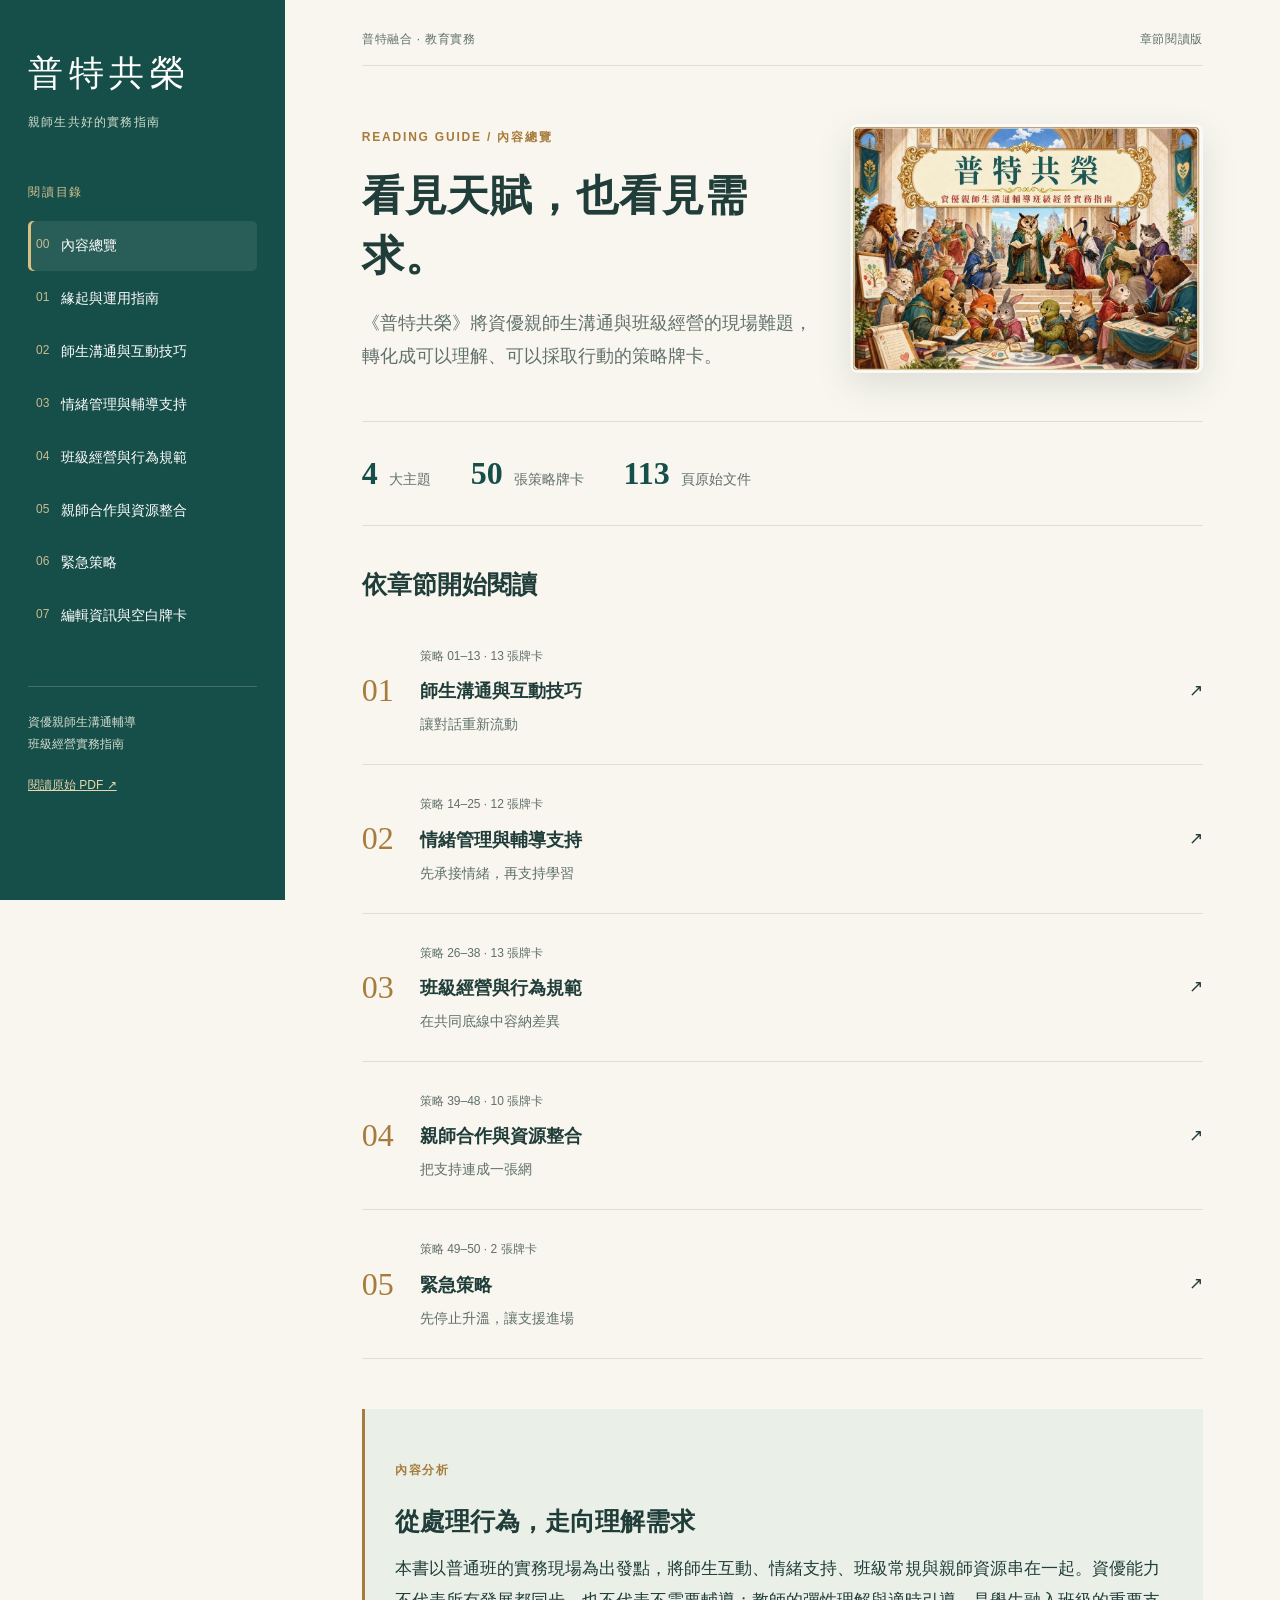
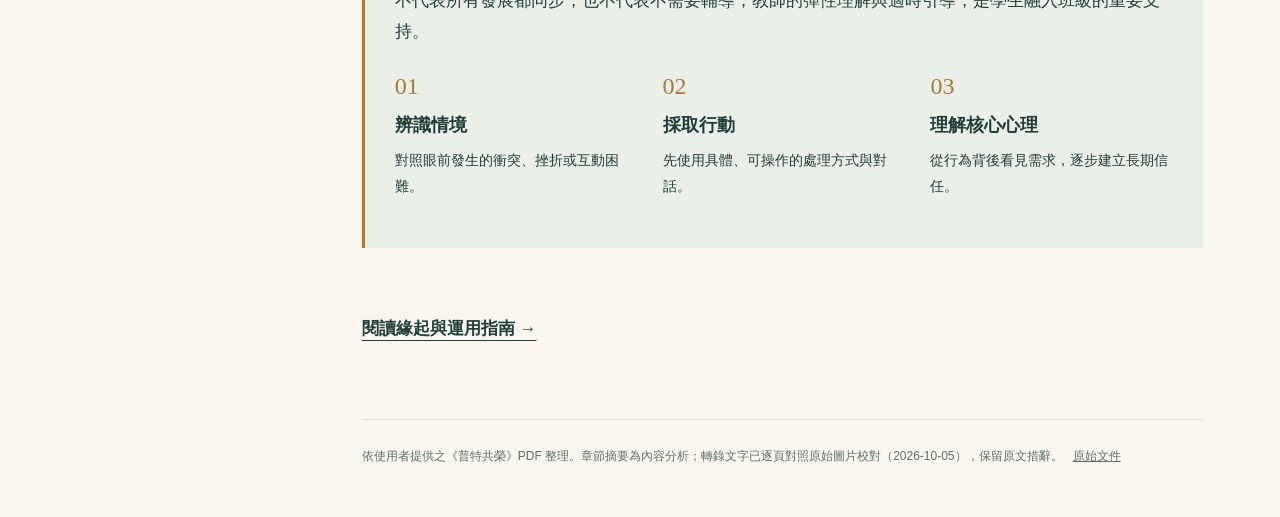
<file: index.html>
<!doctype html><html lang="zh-Hant"><head><meta charset="utf-8"><meta name="viewport" content="width=device-width,initial-scale=1"><title>內容總覽｜普特共榮</title><meta name="description" content="普特共榮：資優親師生溝通輔導班級經營實務指南，四大主題與50張策略牌卡的章節閱讀網站。"><link rel="icon" type="image/svg+xml" href="data:image/svg+xml,%3Csvg%20xmlns%3D%22http%3A//www.w3.org/2000/svg%22%20viewBox%3D%220%200%2064%2064%22%3E%3Crect%20width%3D%2264%22%20height%3D%2264%22%20rx%3D%2215%22%20fill%3D%22%23164e49%22/%3E%3Cpath%20d%3D%22M12%2018q10-5%2020%203q10-8%2020-3v29q-10-5-20%202q-10-7-20-2z%22%20fill%3D%22%23ecd7a7%22/%3E%3Cpath%20d%3D%22M32%2021v28%22%20stroke%3D%22%23164e49%22%20stroke-width%3D%223%22/%3E%3C/svg%3E"><link rel="stylesheet" href="style.css"></head><body><a class="skip" href="#main">跳至主要內容</a><header class="mobile"><a href="index.html">普特共榮</a><button type="button" aria-expanded="false" aria-controls="navigation">章節目錄</button></header><aside id="navigation"><a class="brand" href="index.html">普特共榮<span>親師生共好的實務指南</span></a><p class="nav-label">閱讀目錄</p><nav aria-label="章節"><a href="index.html" aria-current="page"><span>00</span>內容總覽</a><a href="guide.html" ><span>01</span>緣起與運用指南</a><a href="chapter-1.html" ><span>02</span>師生溝通與互動技巧</a><a href="chapter-2.html" ><span>03</span>情緒管理與輔導支持</a><a href="chapter-3.html" ><span>04</span>班級經營與行為規範</a><a href="chapter-4.html" ><span>05</span>親師合作與資源整合</a><a href="chapter-5.html" ><span>06</span>緊急策略</a><a href="appendix.html" ><span>07</span>編輯資訊與空白牌卡</a></nav><div class="aside-foot">資優親師生溝通輔導<br>班級經營實務指南<a href="source.pdf">閱讀原始 PDF ↗</a></div></aside><main id="main"><div class="topline"><span>普特融合 · 教育實務</span><span>章節閱讀版</span></div><div class="overview"><div><p class="eyebrow">READING GUIDE / 內容總覽</p><h1>看見天賦，也看見需求。</h1><p class="lead">《普特共榮》將資優親師生溝通與班級經營的現場難題，轉化成可以理解、可以採取行動的策略牌卡。</p></div><img src="pages/page-001.jpg" width="1002" height="709" alt="普特共榮原書封面，多種動物角色共同學習與交流"></div><div class="stats"><span><strong>4</strong> 大主題</span><span><strong>50</strong> 張策略牌卡</span><span><strong>113</strong> 頁原始文件</span></div><section><h2>依章節開始閱讀</h2><a class="chapter-link" href="chapter-1.html"><span class="chapter-number">01</span><div><span class="micro">策略 01–13 · 13 張牌卡</span><h3>師生溝通與互動技巧</h3><p>讓對話重新流動</p></div><span aria-hidden="true">↗</span></a><a class="chapter-link" href="chapter-2.html"><span class="chapter-number">02</span><div><span class="micro">策略 14–25 · 12 張牌卡</span><h3>情緒管理與輔導支持</h3><p>先承接情緒，再支持學習</p></div><span aria-hidden="true">↗</span></a><a class="chapter-link" href="chapter-3.html"><span class="chapter-number">03</span><div><span class="micro">策略 26–38 · 13 張牌卡</span><h3>班級經營與行為規範</h3><p>在共同底線中容納差異</p></div><span aria-hidden="true">↗</span></a><a class="chapter-link" href="chapter-4.html"><span class="chapter-number">04</span><div><span class="micro">策略 39–48 · 10 張牌卡</span><h3>親師合作與資源整合</h3><p>把支持連成一張網</p></div><span aria-hidden="true">↗</span></a><a class="chapter-link" href="chapter-5.html"><span class="chapter-number">05</span><div><span class="micro">策略 49–50 · 2 張牌卡</span><h3>緊急策略</h3><p>先停止升溫，讓支援進場</p></div><span aria-hidden="true">↗</span></a></section><section class="analysis"><p class="eyebrow">內容分析</p><h2>從處理行為，走向理解需求</h2><p>本書以普通班的實務現場為出發點，將師生互動、情緒支持、班級常規與親師資源串在一起。資優能力不代表所有發展都同步，也不代表不需要輔導；教師的彈性理解與適時引導，是學生融入班級的重要支持。</p><div class="three"><div><span>01</span><h3>辨識情境</h3><p>對照眼前發生的衝突、挫折或互動困難。</p></div><div><span>02</span><h3>採取行動</h3><p>先使用具體、可操作的處理方式與對話。</p></div><div><span>03</span><h3>理解核心心理</h3><p>從行為背後看見需求，逐步建立長期信任。</p></div></div></section><a class="text-link" href="guide.html">閱讀緣起與運用指南 →</a><footer>依使用者提供之《普特共榮》PDF 整理。章節摘要為內容分析；轉錄文字已逐頁對照原始圖片校對（2026-10-05），保留原文措辭。<a href="source.pdf">原始文件</a></footer></main><script src="site.js"></script></body></html>
</file>
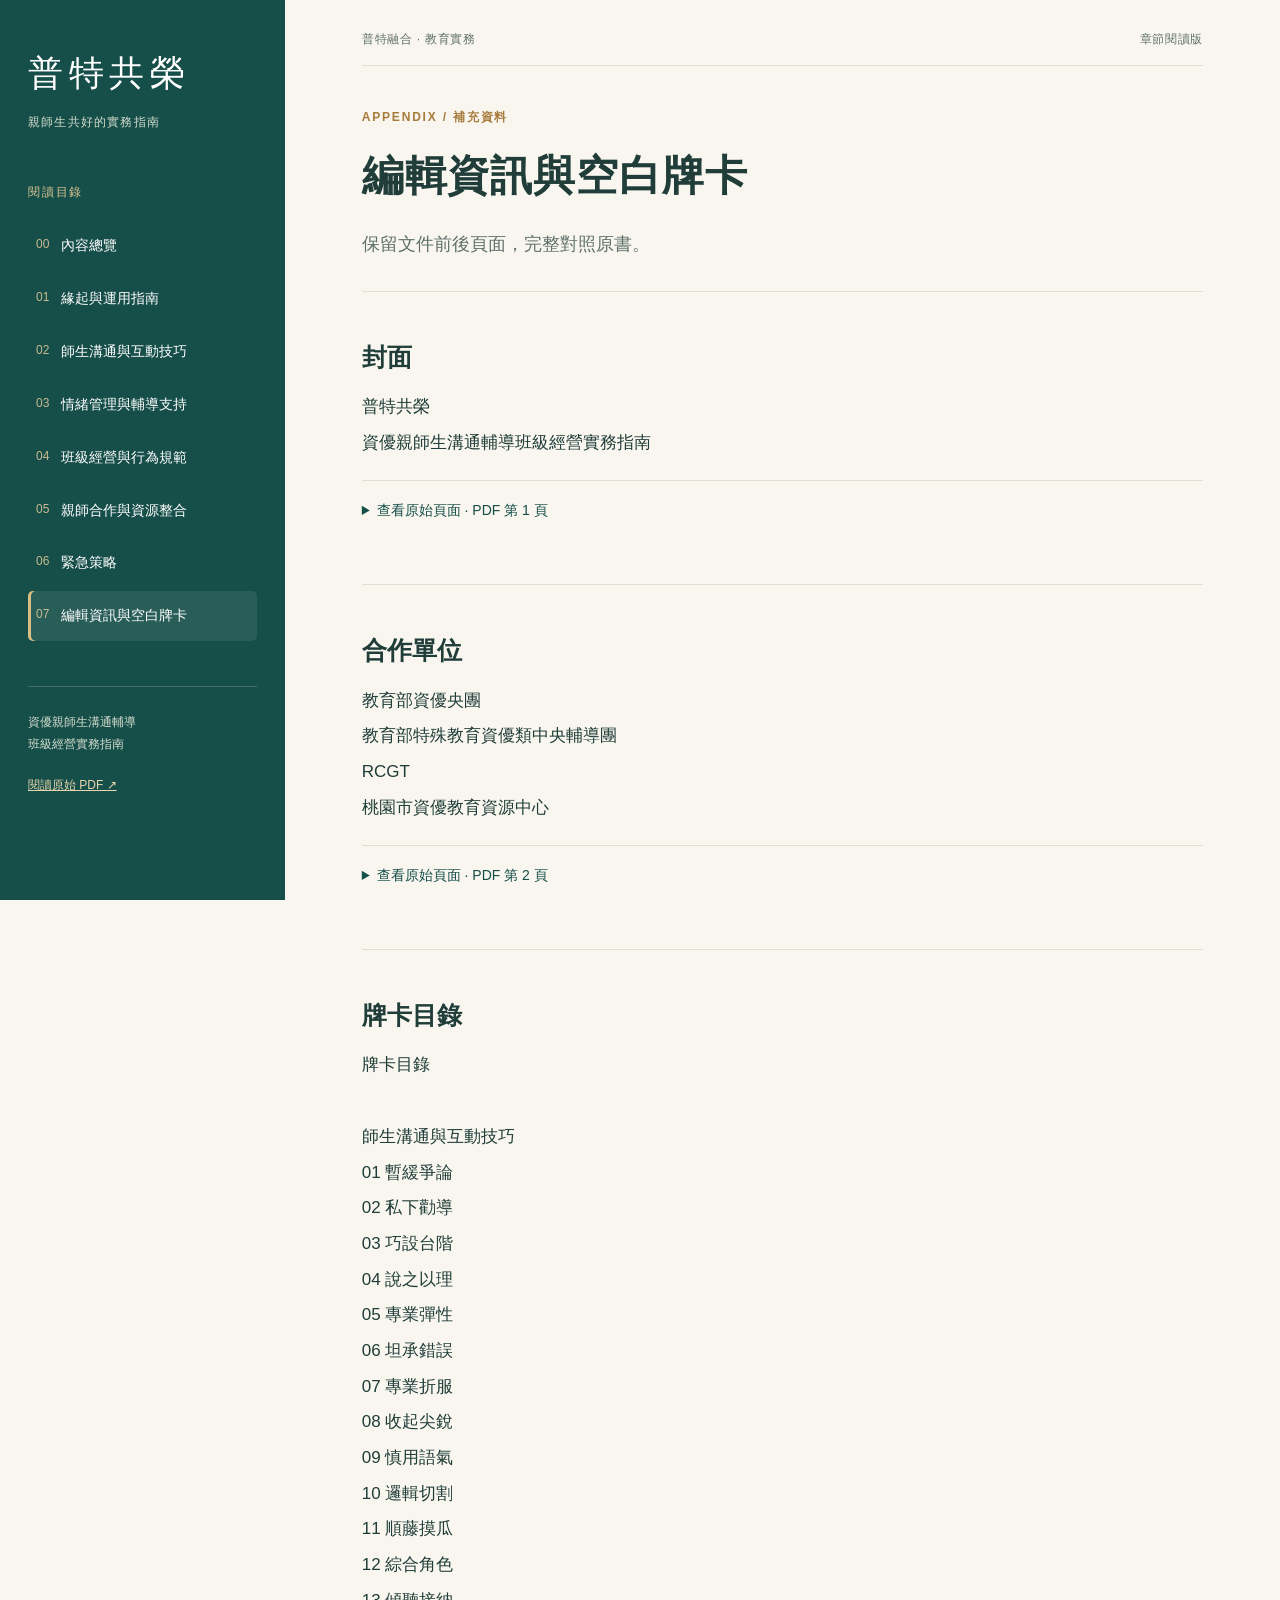
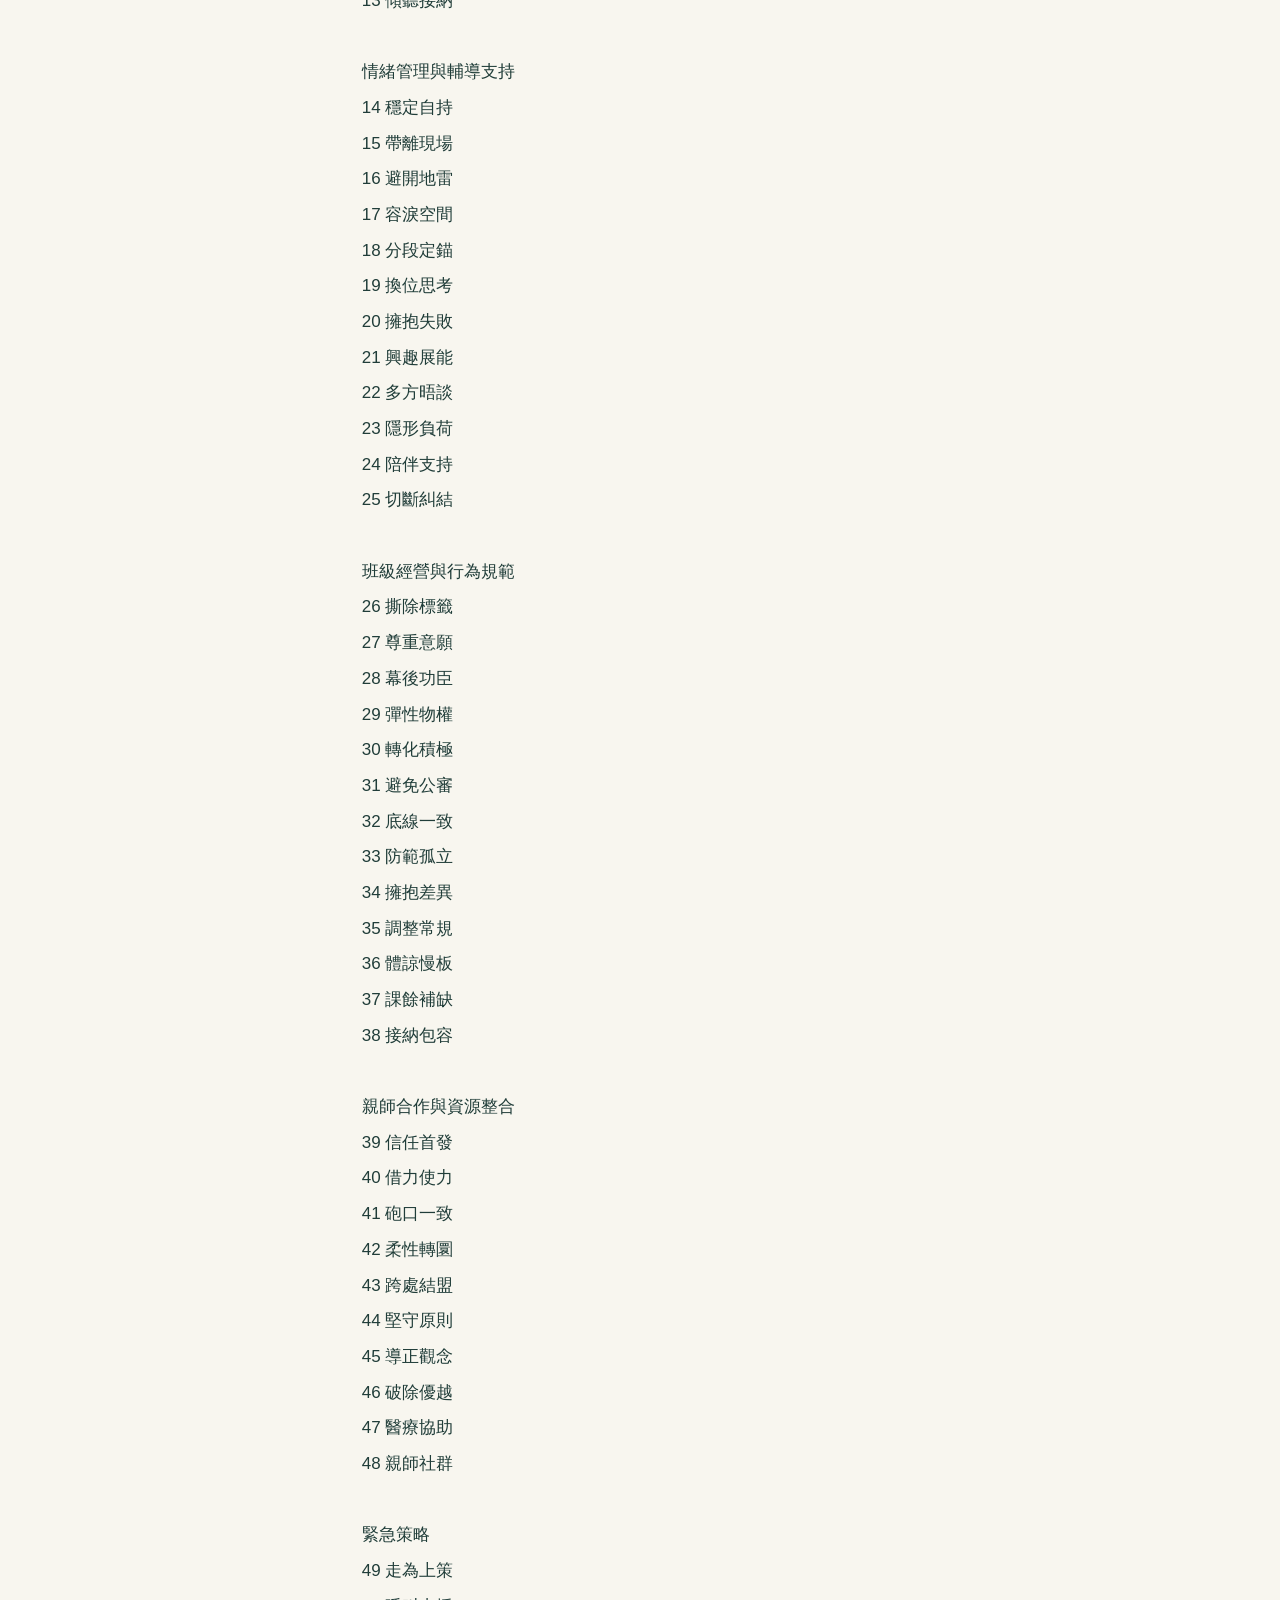
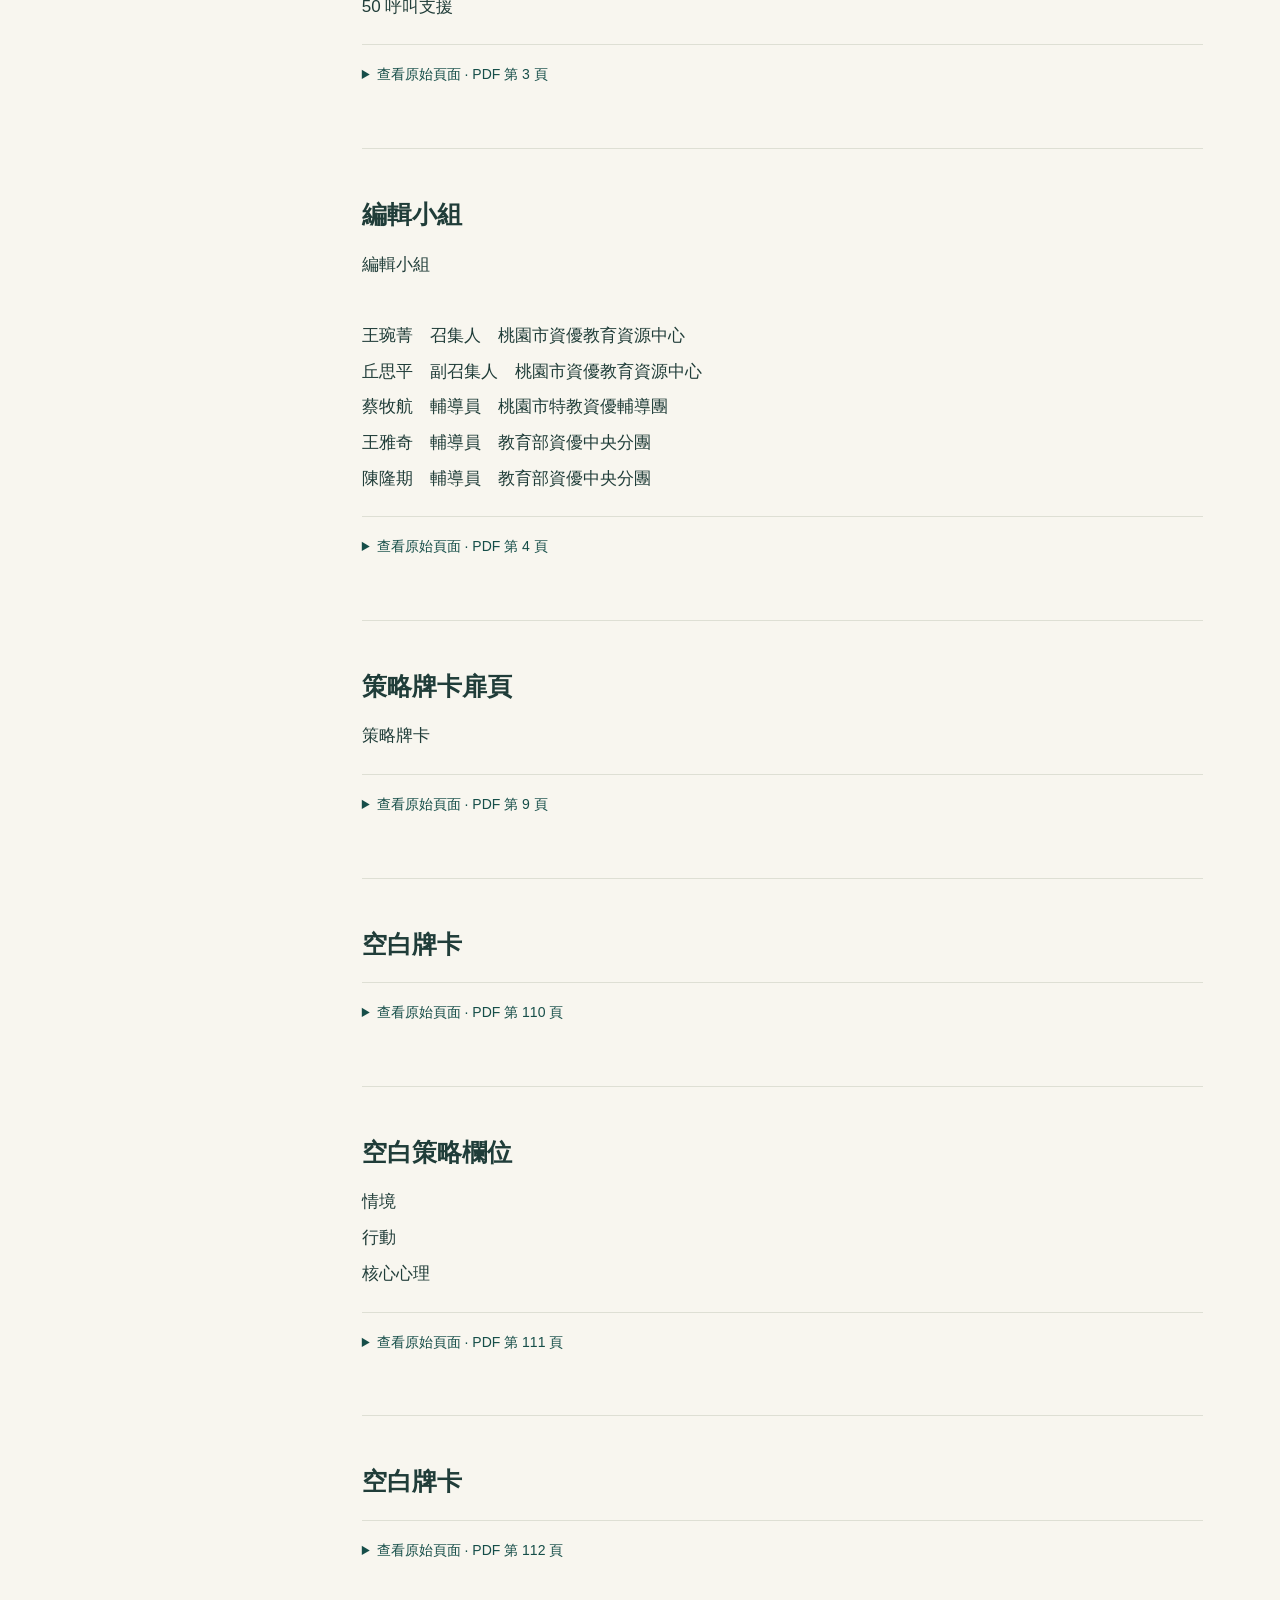
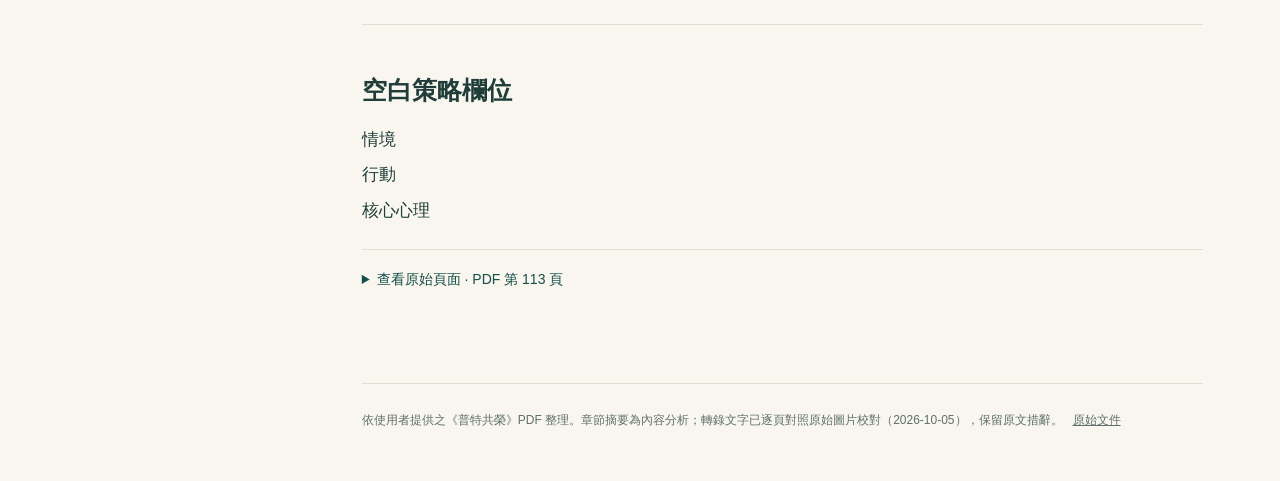
<file: appendix.html>
<!doctype html><html lang="zh-Hant"><head><meta charset="utf-8"><meta name="viewport" content="width=device-width,initial-scale=1"><title>編輯資訊與空白牌卡｜普特共榮</title><meta name="description" content="普特共榮：資優親師生溝通輔導班級經營實務指南，四大主題與50張策略牌卡的章節閱讀網站。"><link rel="icon" type="image/svg+xml" href="data:image/svg+xml,%3Csvg%20xmlns%3D%22http%3A//www.w3.org/2000/svg%22%20viewBox%3D%220%200%2064%2064%22%3E%3Crect%20width%3D%2264%22%20height%3D%2264%22%20rx%3D%2215%22%20fill%3D%22%23164e49%22/%3E%3Cpath%20d%3D%22M12%2018q10-5%2020%203q10-8%2020-3v29q-10-5-20%202q-10-7-20-2z%22%20fill%3D%22%23ecd7a7%22/%3E%3Cpath%20d%3D%22M32%2021v28%22%20stroke%3D%22%23164e49%22%20stroke-width%3D%223%22/%3E%3C/svg%3E"><link rel="stylesheet" href="style.css"></head><body><a class="skip" href="#main">跳至主要內容</a><header class="mobile"><a href="index.html">普特共榮</a><button type="button" aria-expanded="false" aria-controls="navigation">章節目錄</button></header><aside id="navigation"><a class="brand" href="index.html">普特共榮<span>親師生共好的實務指南</span></a><p class="nav-label">閱讀目錄</p><nav aria-label="章節"><a href="index.html" ><span>00</span>內容總覽</a><a href="guide.html" ><span>01</span>緣起與運用指南</a><a href="chapter-1.html" ><span>02</span>師生溝通與互動技巧</a><a href="chapter-2.html" ><span>03</span>情緒管理與輔導支持</a><a href="chapter-3.html" ><span>04</span>班級經營與行為規範</a><a href="chapter-4.html" ><span>05</span>親師合作與資源整合</a><a href="chapter-5.html" ><span>06</span>緊急策略</a><a href="appendix.html" aria-current="page"><span>07</span>編輯資訊與空白牌卡</a></nav><div class="aside-foot">資優親師生溝通輔導<br>班級經營實務指南<a href="source.pdf">閱讀原始 PDF ↗</a></div></aside><main id="main"><div class="topline"><span>普特融合 · 教育實務</span><span>章節閱讀版</span></div><p class="eyebrow">APPENDIX / 補充資料</p><h1>編輯資訊與空白牌卡</h1><p class="lead">保留文件前後頁面，完整對照原書。</p><section class="source-text"><h2>封面</h2><div class="ocr-text">普特共榮
資優親師生溝通輔導班級經營實務指南</div><details class="scan"><summary>查看原始頁面 · PDF 第 1 頁</summary><a href="pages/page-001.jpg" target="_blank" rel="noopener"><img src="pages/page-001.jpg" alt="PDF 第 1 頁原始掃描頁，完整文字見本頁轉錄或原始文件" loading="lazy" width="1002" height="709"></a></details></section><section class="source-text"><h2>合作單位</h2><div class="ocr-text">教育部資優央團
教育部特殊教育資優類中央輔導團
RCGT
桃園市資優教育資源中心</div><details class="scan"><summary>查看原始頁面 · PDF 第 2 頁</summary><a href="pages/page-002.jpg" target="_blank" rel="noopener"><img src="pages/page-002.jpg" alt="PDF 第 2 頁原始掃描頁，完整文字見本頁轉錄或原始文件" loading="lazy" width="1002" height="709"></a></details></section><section class="source-text"><h2>牌卡目錄</h2><div class="ocr-text">牌卡目錄

師生溝通與互動技巧
01 暫緩爭論
02 私下勸導
03 巧設台階
04 說之以理
05 專業彈性
06 坦承錯誤
07 專業折服
08 收起尖銳
09 慎用語氣
10 邏輯切割
11 順藤摸瓜
12 綜合角色
13 傾聽接納

情緒管理與輔導支持
14 穩定自持
15 帶離現場
16 避開地雷
17 容淚空間
18 分段定錨
19 換位思考
20 擁抱失敗
21 興趣展能
22 多方晤談
23 隱形負荷
24 陪伴支持
25 切斷糾結

班級經營與行為規範
26 撕除標籤
27 尊重意願
28 幕後功臣
29 彈性物權
30 轉化積極
31 避免公審
32 底線一致
33 防範孤立
34 擁抱差異
35 調整常規
36 體諒慢板
37 課餘補缺
38 接納包容

親師合作與資源整合
39 信任首發
40 借力使力
41 砲口一致
42 柔性轉圜
43 跨處結盟
44 堅守原則
45 導正觀念
46 破除優越
47 醫療協助
48 親師社群

緊急策略
49 走為上策
50 呼叫支援</div><details class="scan"><summary>查看原始頁面 · PDF 第 3 頁</summary><a href="pages/page-003.jpg" target="_blank" rel="noopener"><img src="pages/page-003.jpg" alt="PDF 第 3 頁原始掃描頁，完整文字見本頁轉錄或原始文件" loading="lazy" width="1002" height="709"></a></details></section><section class="source-text"><h2>編輯小組</h2><div class="ocr-text">編輯小組

王琬菁　召集人　桃園市資優教育資源中心
丘思平　副召集人　桃園市資優教育資源中心
蔡牧航　輔導員　桃園市特教資優輔導團
王雅奇　輔導員　教育部資優中央分團
陳隆期　輔導員　教育部資優中央分團</div><details class="scan"><summary>查看原始頁面 · PDF 第 4 頁</summary><a href="pages/page-004.jpg" target="_blank" rel="noopener"><img src="pages/page-004.jpg" alt="PDF 第 4 頁原始掃描頁，完整文字見本頁轉錄或原始文件" loading="lazy" width="1002" height="709"></a></details></section><section class="source-text"><h2>策略牌卡扉頁</h2><div class="ocr-text">策略牌卡</div><details class="scan"><summary>查看原始頁面 · PDF 第 9 頁</summary><a href="pages/page-009.jpg" target="_blank" rel="noopener"><img src="pages/page-009.jpg" alt="PDF 第 9 頁原始掃描頁，完整文字見本頁轉錄或原始文件" loading="lazy" width="1002" height="709"></a></details></section><section class="source-text"><h2>空白牌卡</h2><div class="ocr-text"></div><details class="scan"><summary>查看原始頁面 · PDF 第 110 頁</summary><a href="pages/page-110.jpg" target="_blank" rel="noopener"><img src="pages/page-110.jpg" alt="PDF 第 110 頁原始掃描頁，完整文字見本頁轉錄或原始文件" loading="lazy" width="1002" height="709"></a></details></section><section class="source-text"><h2>空白策略欄位</h2><div class="ocr-text">情境
行動
核心心理</div><details class="scan"><summary>查看原始頁面 · PDF 第 111 頁</summary><a href="pages/page-111.jpg" target="_blank" rel="noopener"><img src="pages/page-111.jpg" alt="PDF 第 111 頁原始掃描頁，完整文字見本頁轉錄或原始文件" loading="lazy" width="1002" height="709"></a></details></section><section class="source-text"><h2>空白牌卡</h2><div class="ocr-text"></div><details class="scan"><summary>查看原始頁面 · PDF 第 112 頁</summary><a href="pages/page-112.jpg" target="_blank" rel="noopener"><img src="pages/page-112.jpg" alt="PDF 第 112 頁原始掃描頁，完整文字見本頁轉錄或原始文件" loading="lazy" width="1002" height="709"></a></details></section><section class="source-text"><h2>空白策略欄位</h2><div class="ocr-text">情境
行動
核心心理</div><details class="scan"><summary>查看原始頁面 · PDF 第 113 頁</summary><a href="pages/page-113.jpg" target="_blank" rel="noopener"><img src="pages/page-113.jpg" alt="PDF 第 113 頁原始掃描頁，完整文字見本頁轉錄或原始文件" loading="lazy" width="1002" height="709"></a></details></section><footer>依使用者提供之《普特共榮》PDF 整理。章節摘要為內容分析；轉錄文字已逐頁對照原始圖片校對（2026-10-05），保留原文措辭。<a href="source.pdf">原始文件</a></footer></main><script src="site.js"></script></body></html>
</file>
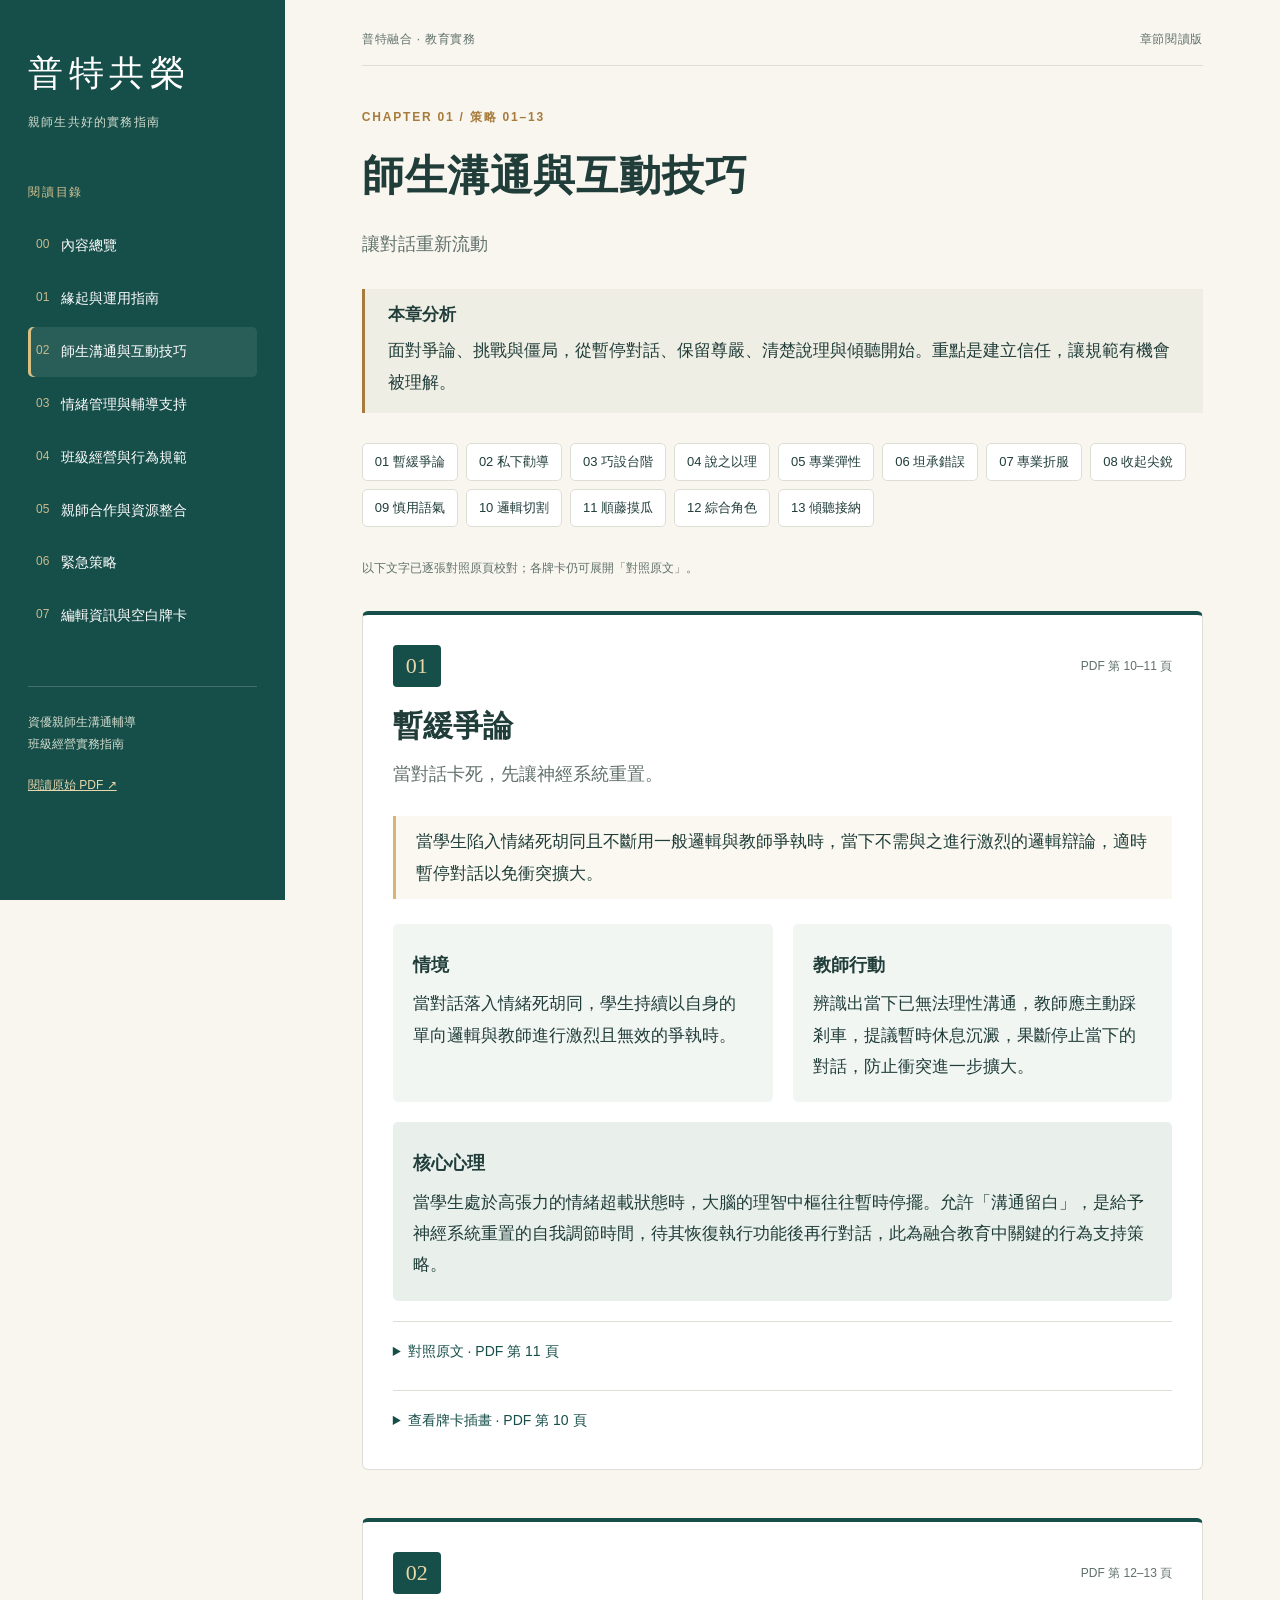
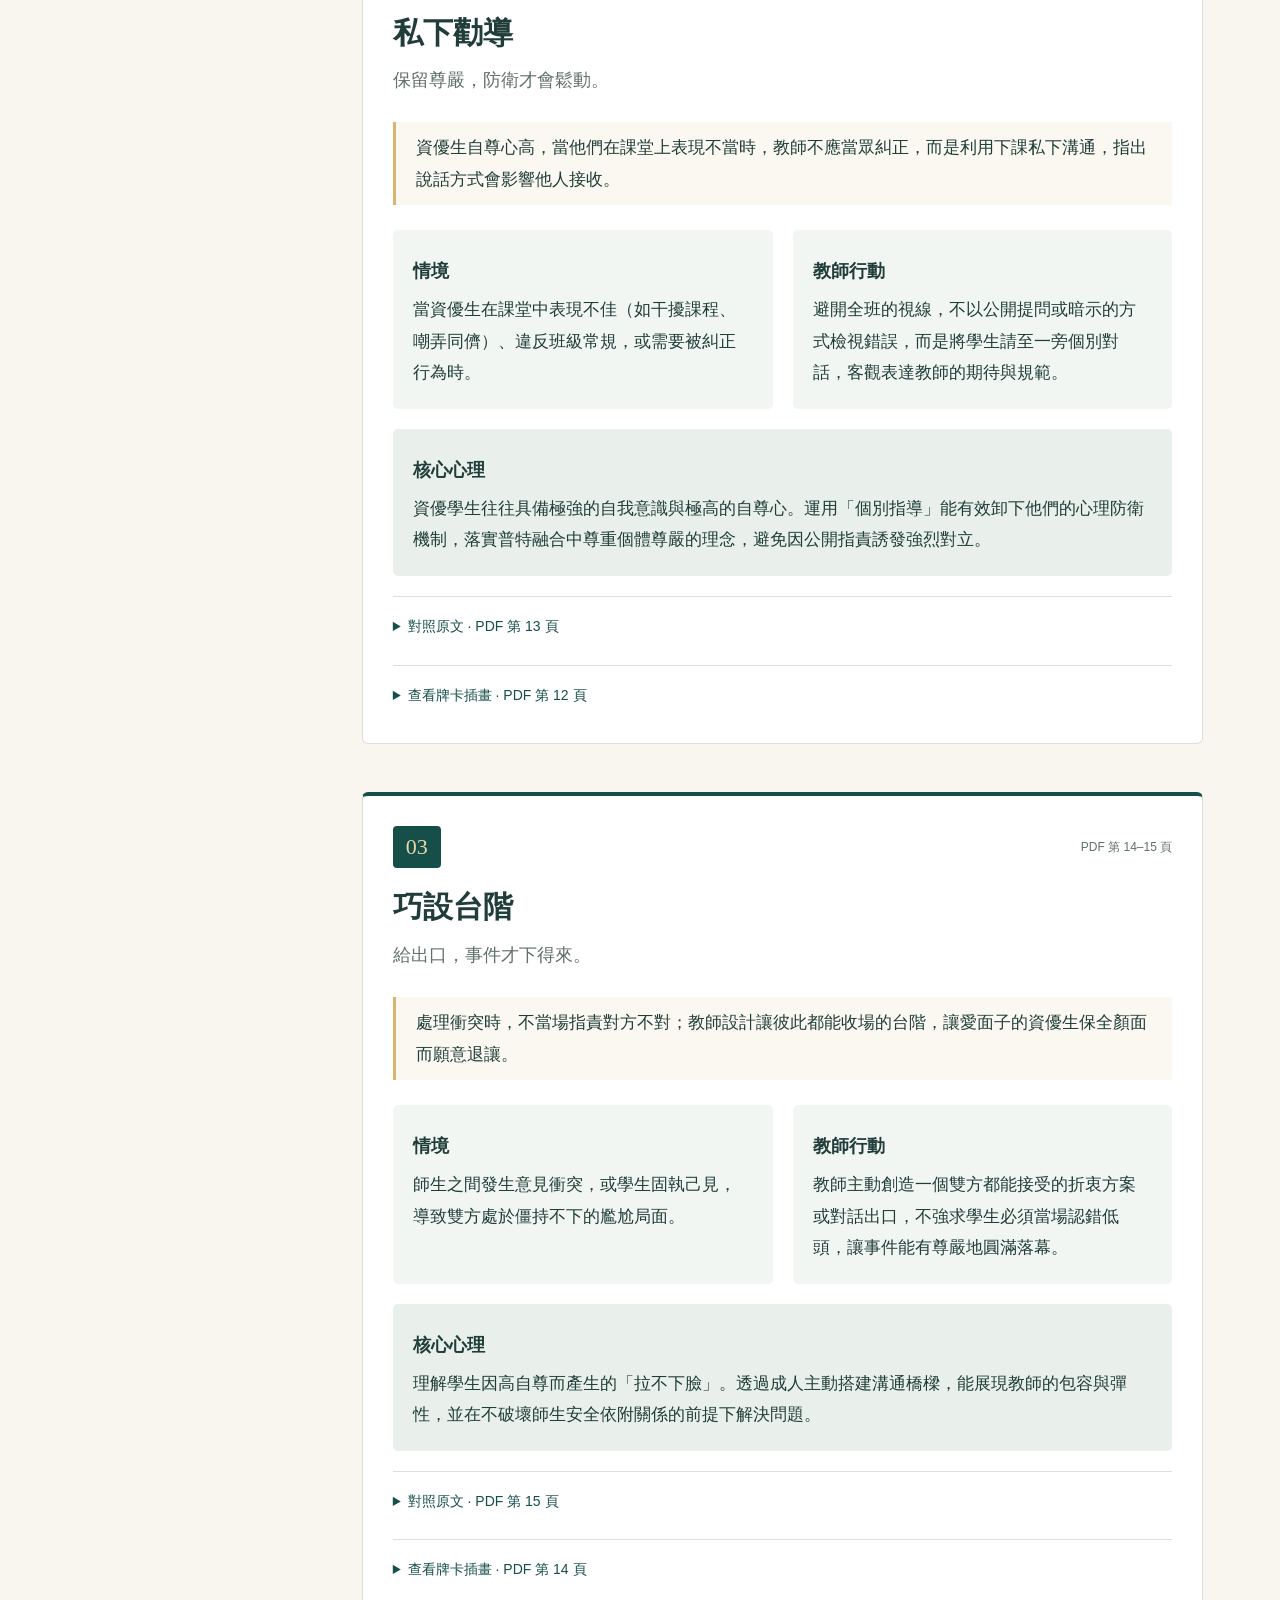
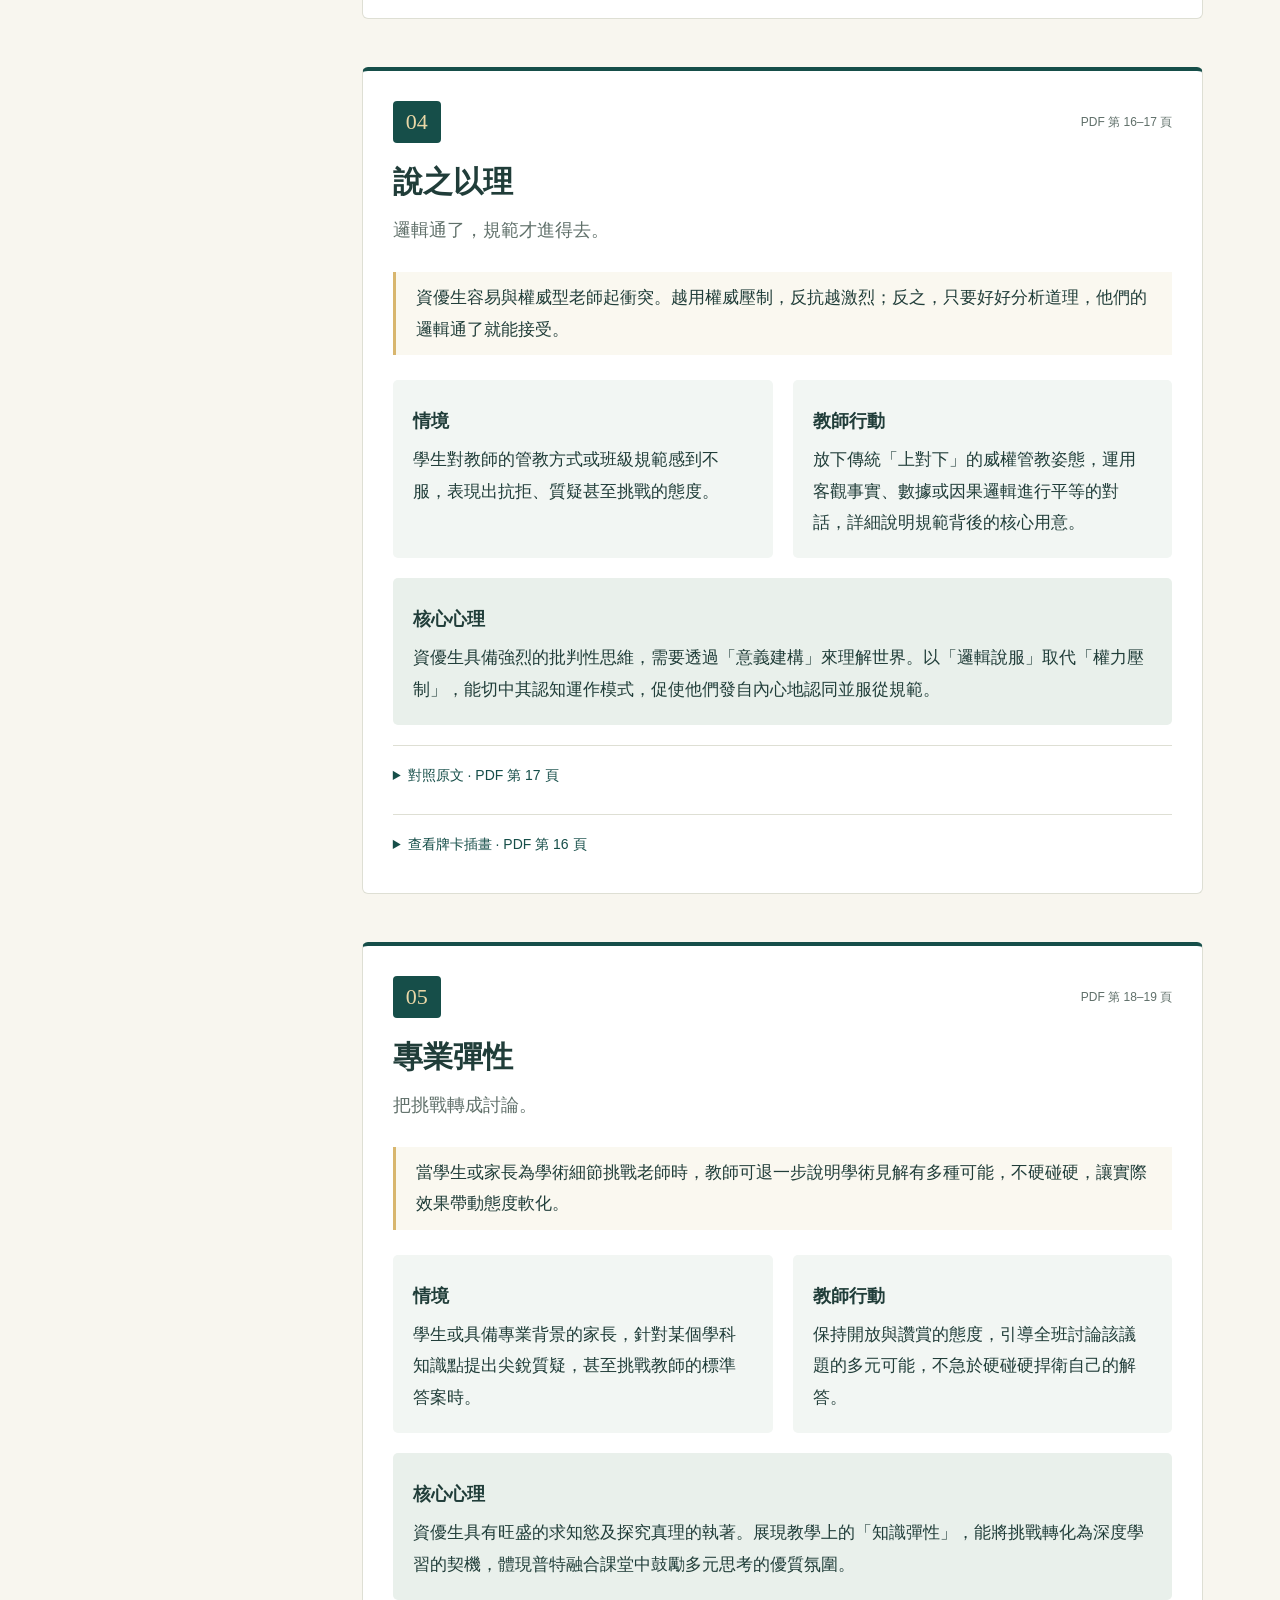
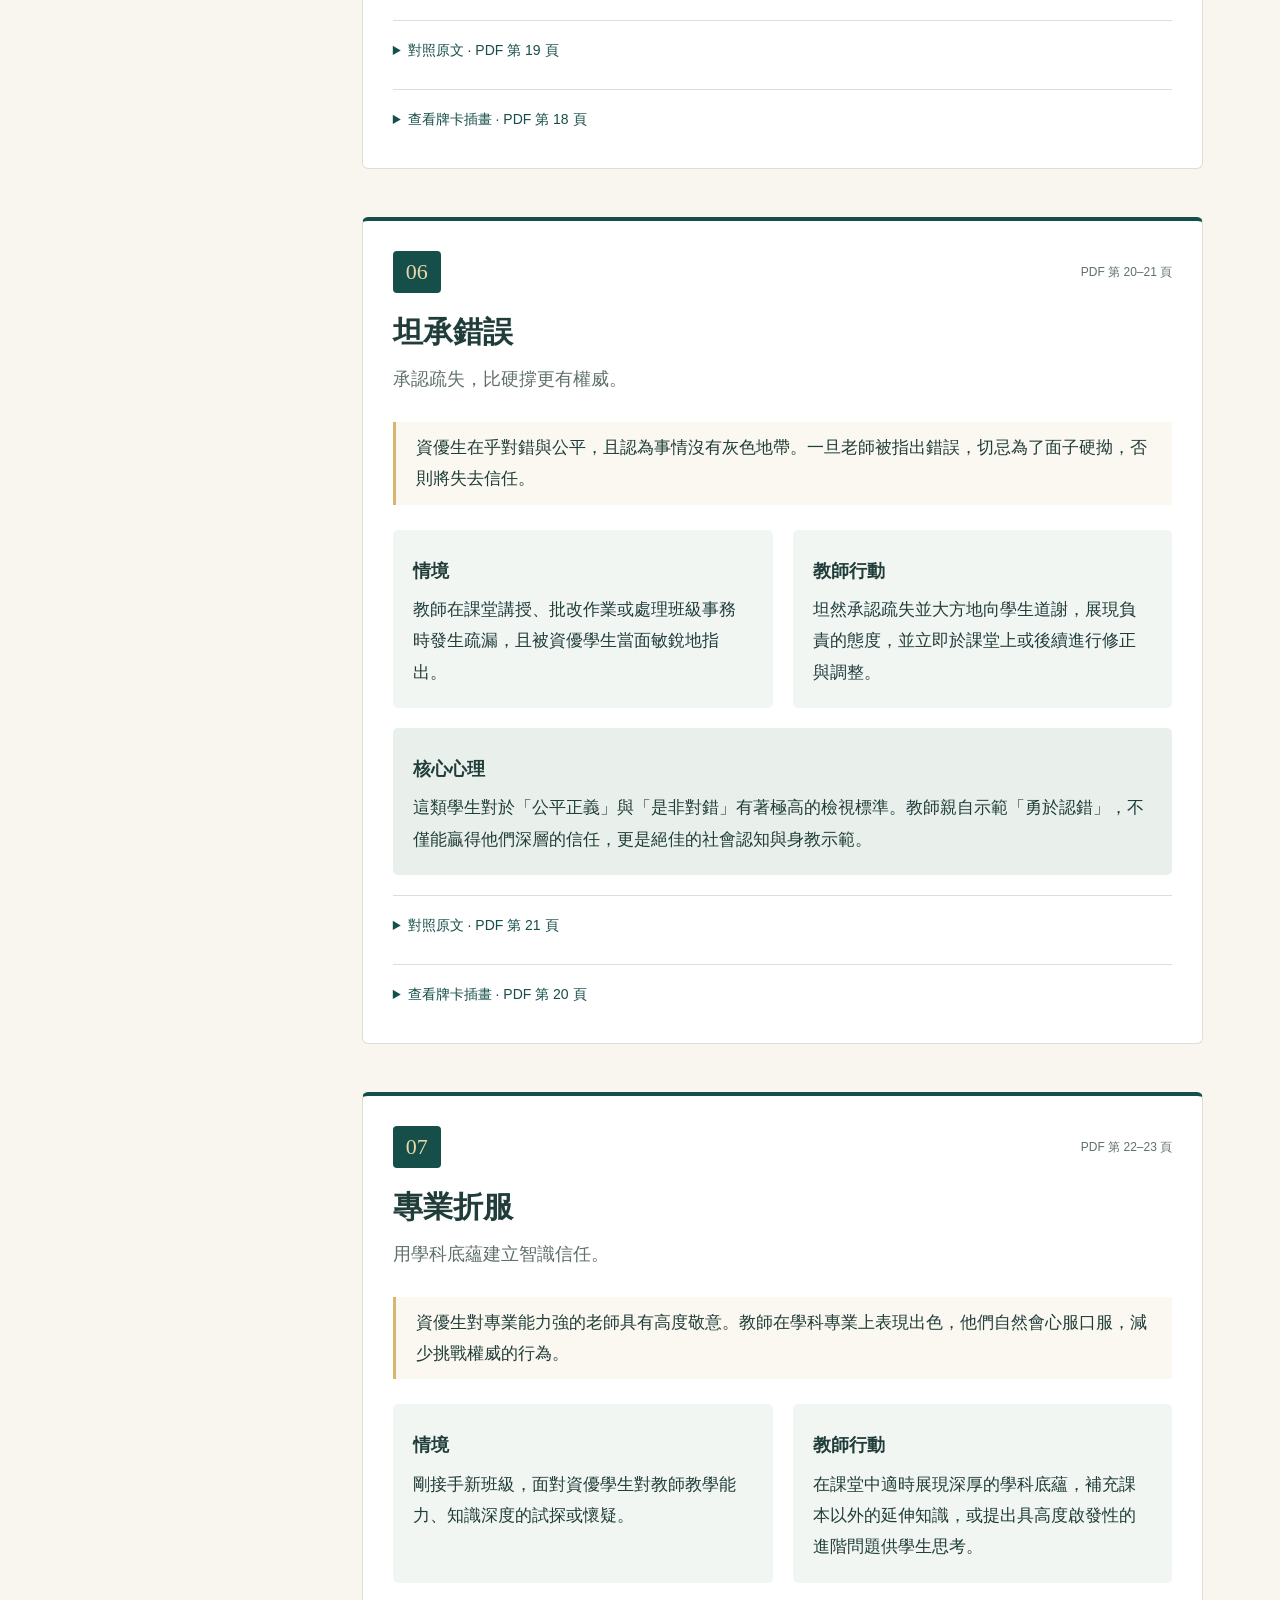
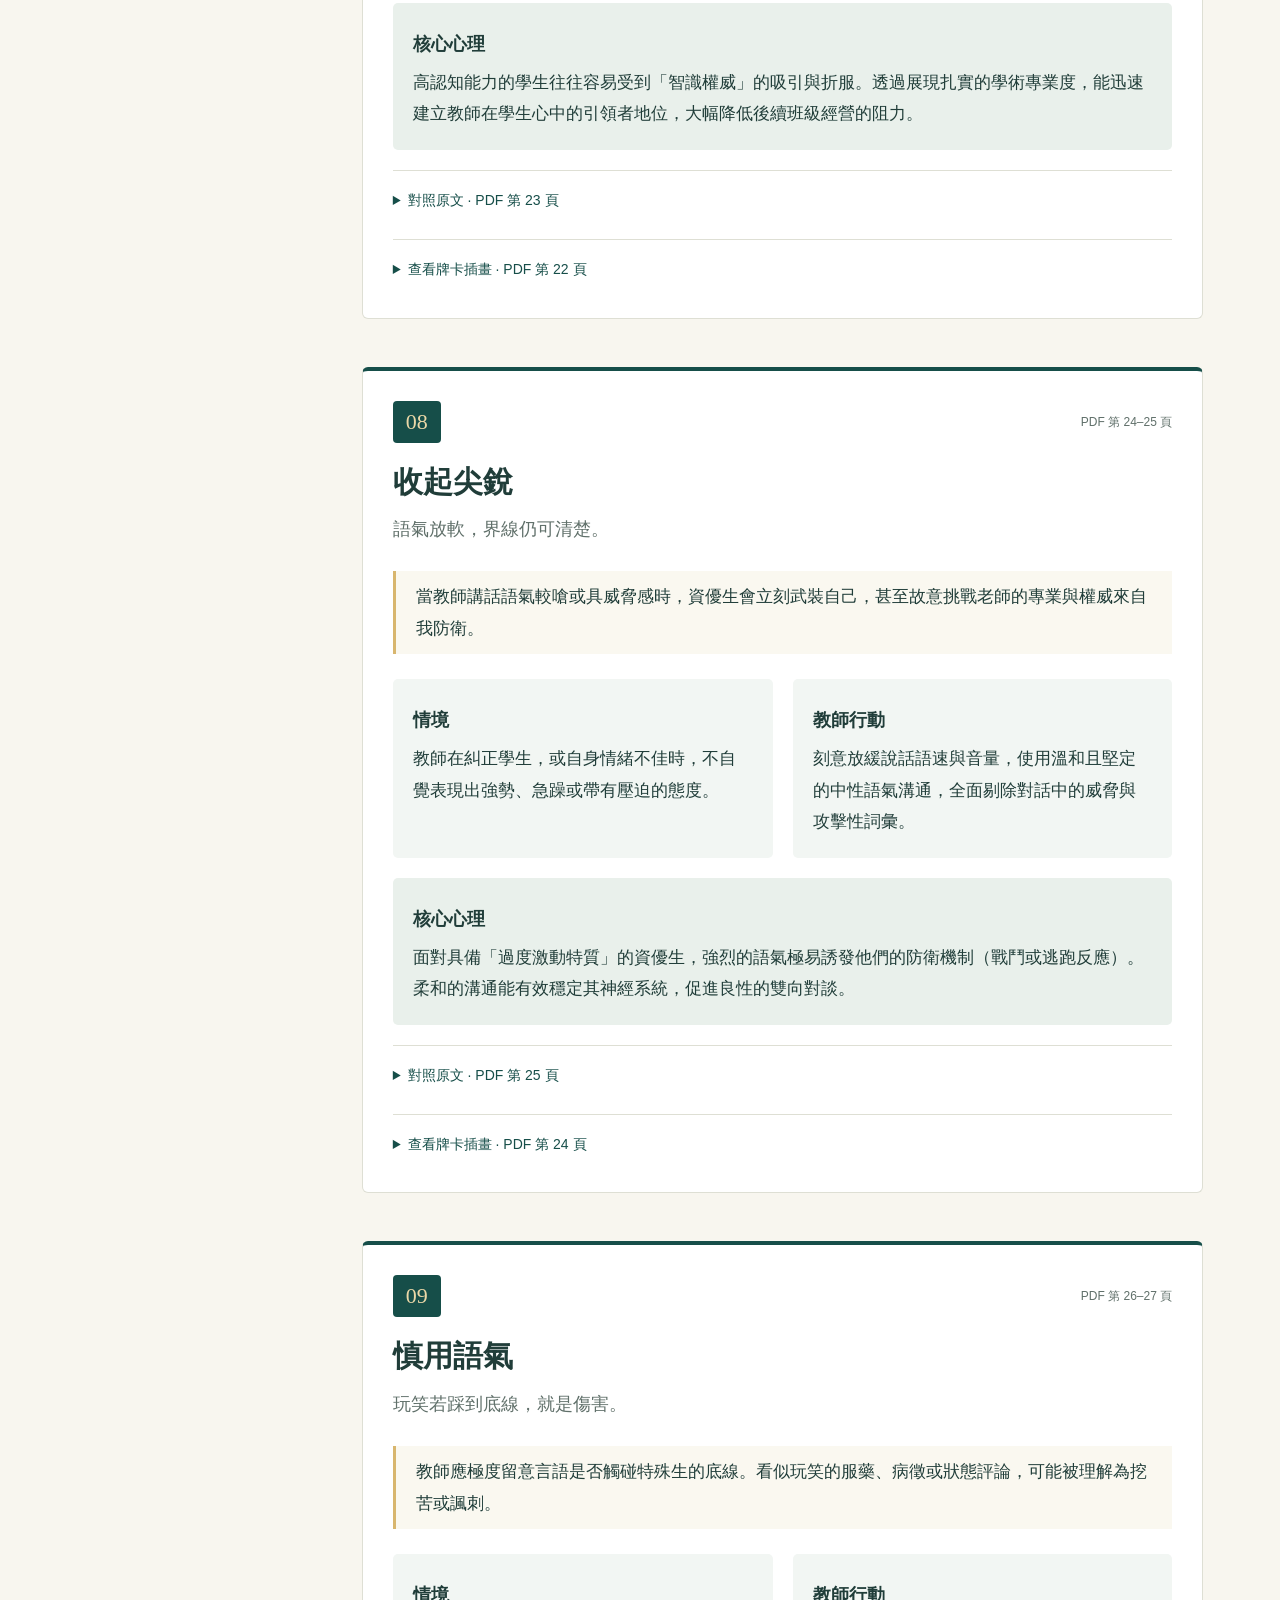
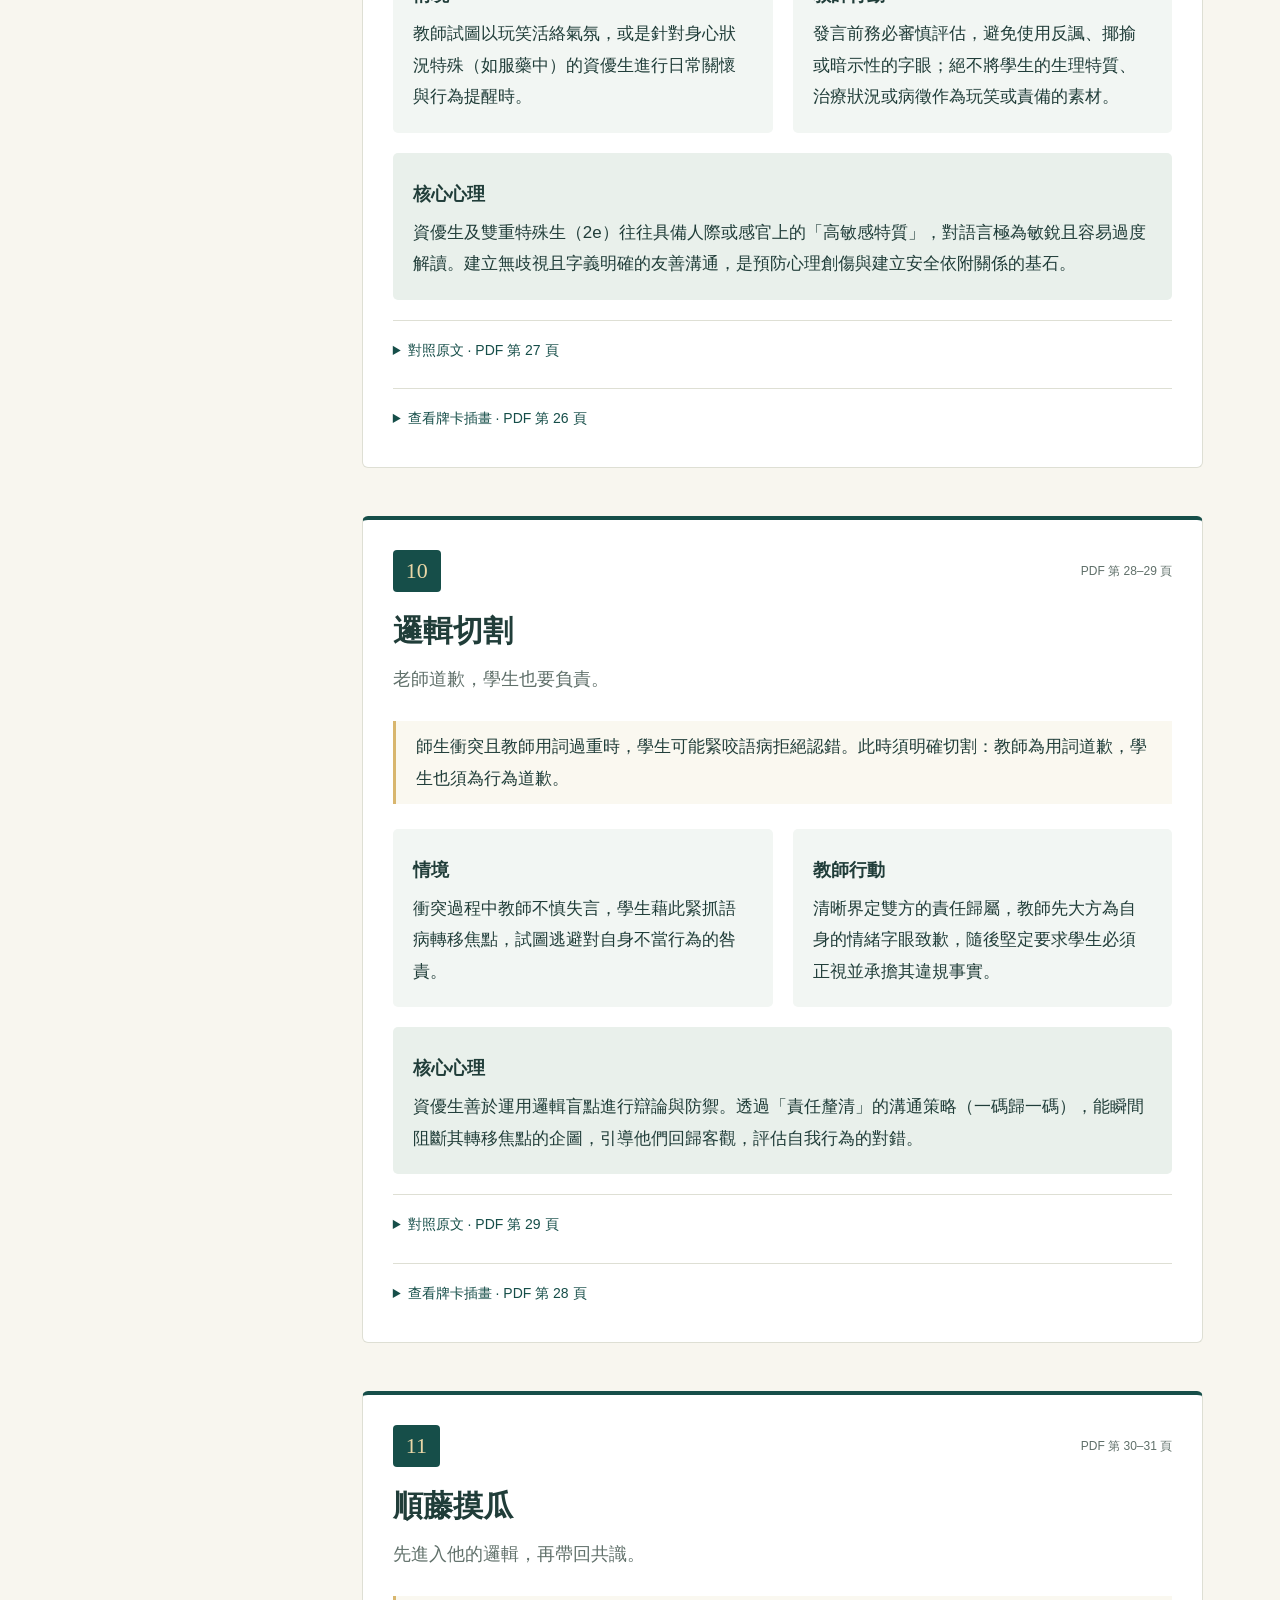
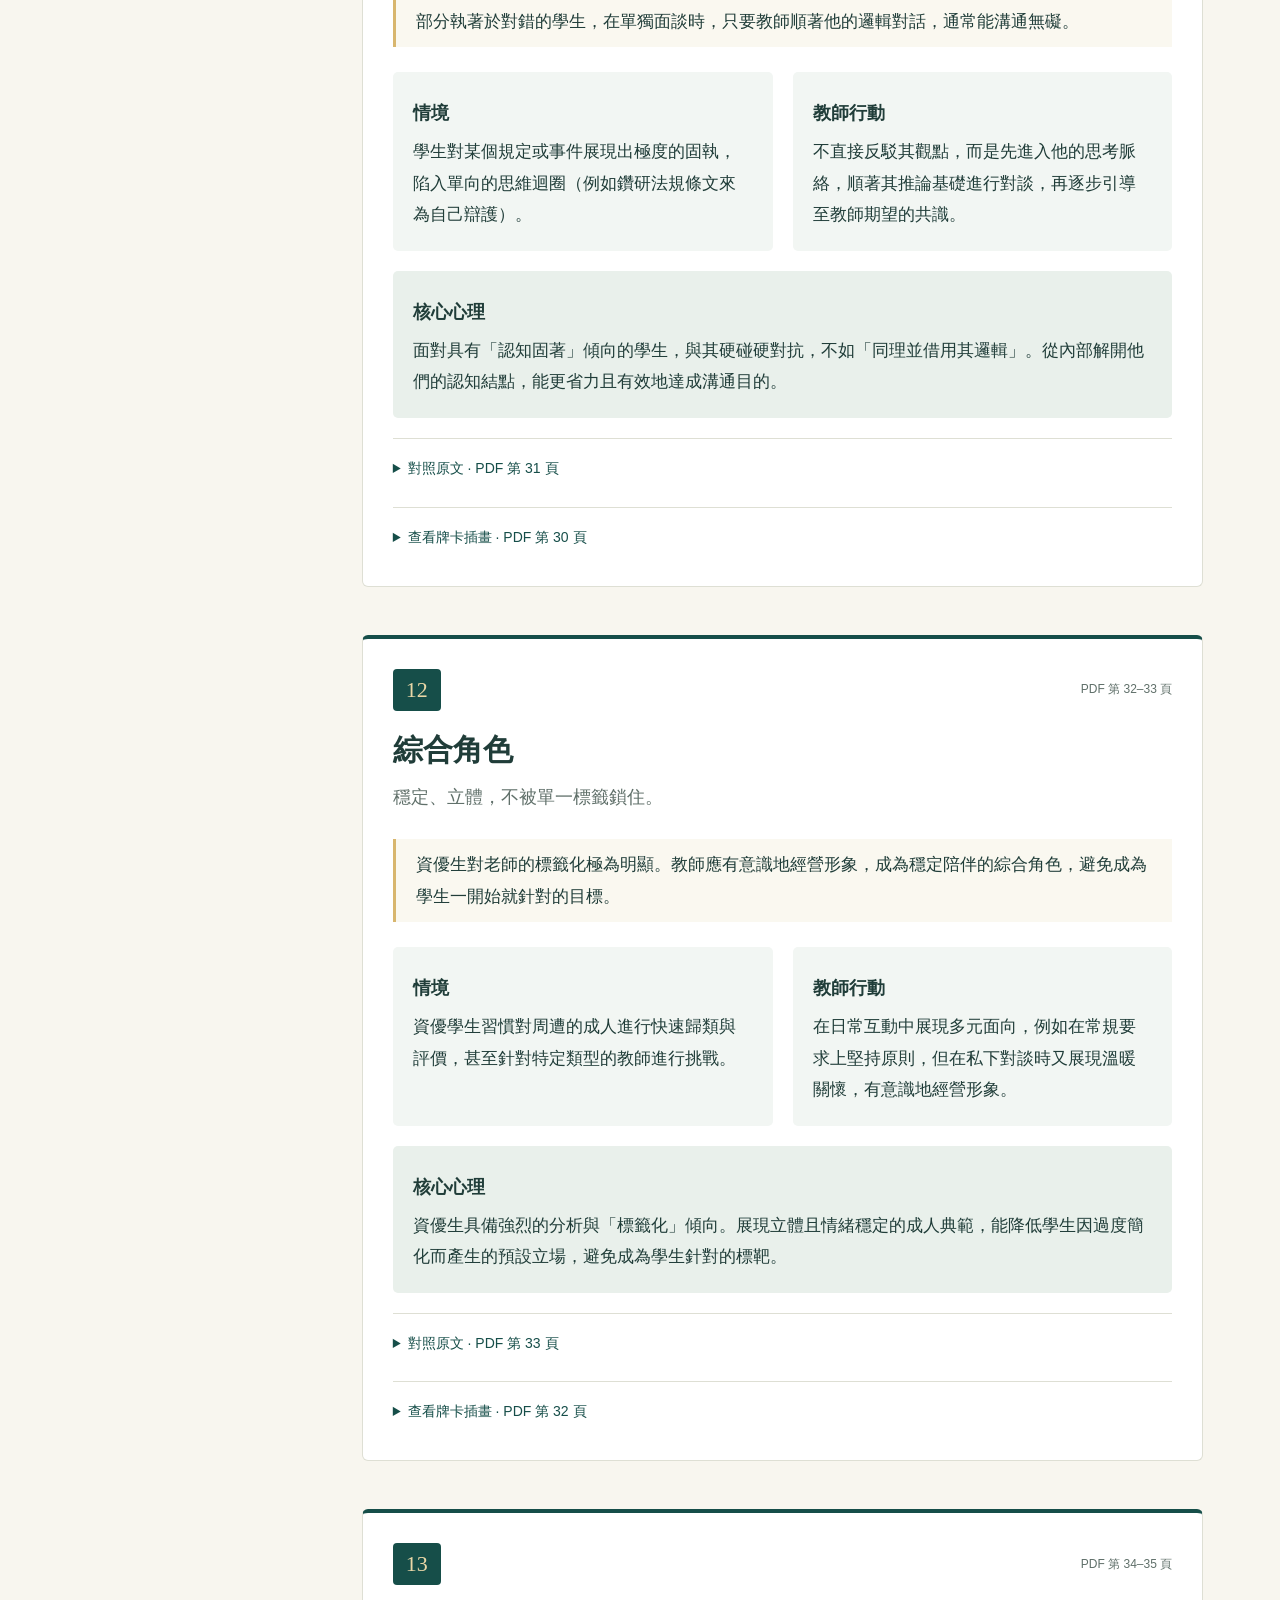
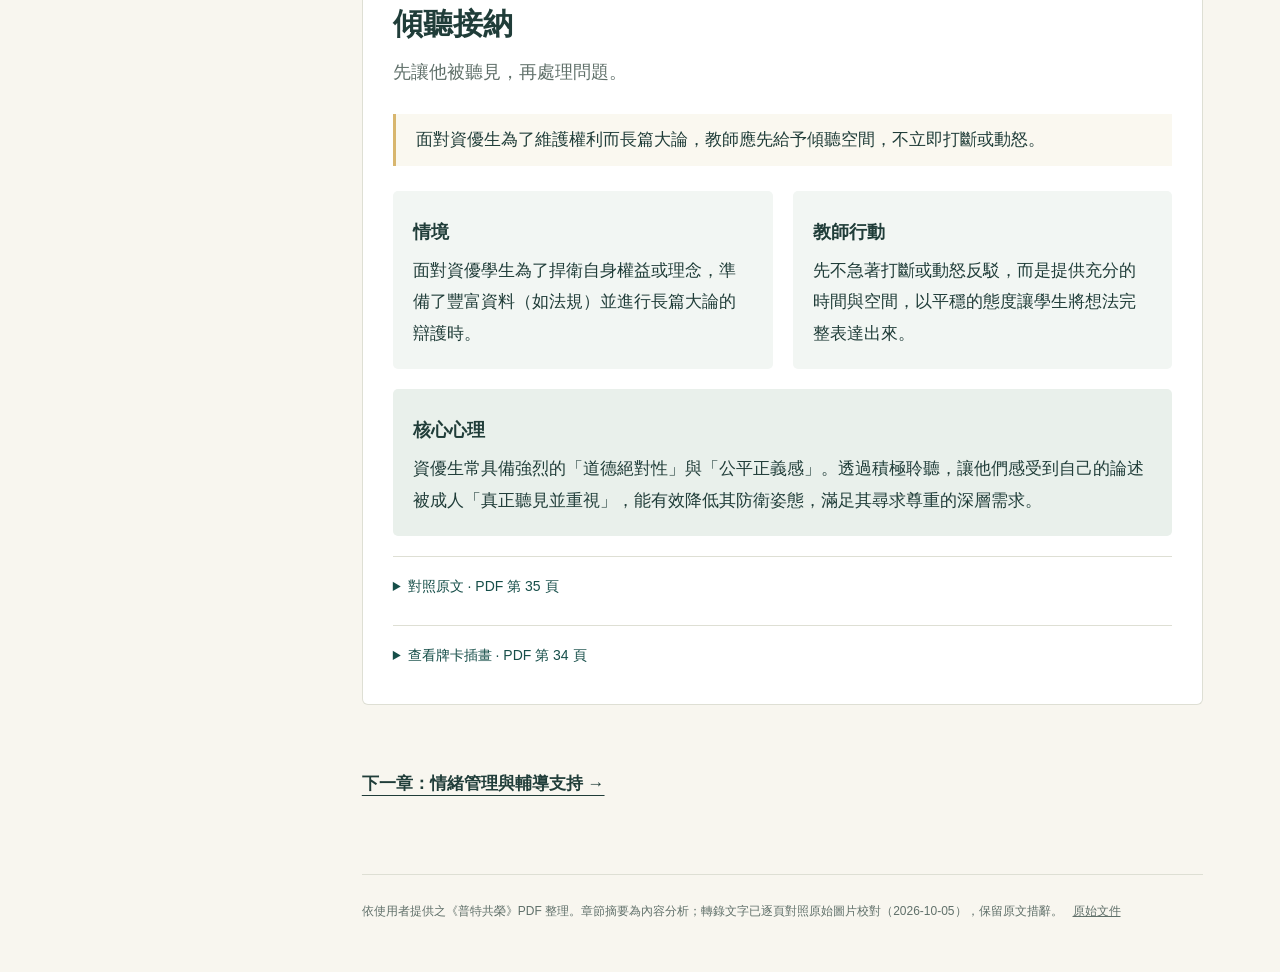
<file: chapter-1.html>
<!doctype html><html lang="zh-Hant"><head><meta charset="utf-8"><meta name="viewport" content="width=device-width,initial-scale=1"><title>師生溝通與互動技巧｜普特共榮</title><meta name="description" content="普特共榮：資優親師生溝通輔導班級經營實務指南，四大主題與50張策略牌卡的章節閱讀網站。"><link rel="icon" type="image/svg+xml" href="data:image/svg+xml,%3Csvg%20xmlns%3D%22http%3A//www.w3.org/2000/svg%22%20viewBox%3D%220%200%2064%2064%22%3E%3Crect%20width%3D%2264%22%20height%3D%2264%22%20rx%3D%2215%22%20fill%3D%22%23164e49%22/%3E%3Cpath%20d%3D%22M12%2018q10-5%2020%203q10-8%2020-3v29q-10-5-20%202q-10-7-20-2z%22%20fill%3D%22%23ecd7a7%22/%3E%3Cpath%20d%3D%22M32%2021v28%22%20stroke%3D%22%23164e49%22%20stroke-width%3D%223%22/%3E%3C/svg%3E"><link rel="stylesheet" href="style.css"></head><body><a class="skip" href="#main">跳至主要內容</a><header class="mobile"><a href="index.html">普特共榮</a><button type="button" aria-expanded="false" aria-controls="navigation">章節目錄</button></header><aside id="navigation"><a class="brand" href="index.html">普特共榮<span>親師生共好的實務指南</span></a><p class="nav-label">閱讀目錄</p><nav aria-label="章節"><a href="index.html" ><span>00</span>內容總覽</a><a href="guide.html" ><span>01</span>緣起與運用指南</a><a href="chapter-1.html" aria-current="page"><span>02</span>師生溝通與互動技巧</a><a href="chapter-2.html" ><span>03</span>情緒管理與輔導支持</a><a href="chapter-3.html" ><span>04</span>班級經營與行為規範</a><a href="chapter-4.html" ><span>05</span>親師合作與資源整合</a><a href="chapter-5.html" ><span>06</span>緊急策略</a><a href="appendix.html" ><span>07</span>編輯資訊與空白牌卡</a></nav><div class="aside-foot">資優親師生溝通輔導<br>班級經營實務指南<a href="source.pdf">閱讀原始 PDF ↗</a></div></aside><main id="main"><div class="topline"><span>普特融合 · 教育實務</span><span>章節閱讀版</span></div><p class="eyebrow">CHAPTER 01 / 策略 01–13</p><h1>師生溝通與互動技巧</h1><p class="lead">讓對話重新流動</p><div class="chapter-analysis"><strong>本章分析</strong><p>面對爭論、挑戰與僵局，從暫停對話、保留尊嚴、清楚說理與傾聽開始。重點是建立信任，讓規範有機會被理解。</p></div><nav class="card-toc" aria-label="本章牌卡"><a href="#card-01">01 暫緩爭論</a><a href="#card-02">02 私下勸導</a><a href="#card-03">03 巧設台階</a><a href="#card-04">04 說之以理</a><a href="#card-05">05 專業彈性</a><a href="#card-06">06 坦承錯誤</a><a href="#card-07">07 專業折服</a><a href="#card-08">08 收起尖銳</a><a href="#card-09">09 慎用語氣</a><a href="#card-10">10 邏輯切割</a><a href="#card-11">11 順藤摸瓜</a><a href="#card-12">12 綜合角色</a><a href="#card-13">13 傾聽接納</a></nav><p class="transcription-note">以下文字已逐張對照原頁校對；各牌卡仍可展開「對照原文」。</p><article class="strategy" id="card-01"><div class="card-header"><span class="badge">01</span><span class="micro">PDF 第 10–11 頁</span></div><h2>暫緩爭論</h2><p class="tagline">當對話卡死，先讓神經系統重置。</p><p class="summary-text">當學生陷入情緒死胡同且不斷用一般邏輯與教師爭執時，當下不需與之進行激烈的邏輯辯論，適時暫停對話以免衝突擴大。</p><div class="two"><section><h3>情境</h3><p>當對話落入情緒死胡同，學生持續以自身的單向邏輯與教師進行激烈且無效的爭執時。</p></section><section class="action-text"><h3>教師行動</h3><p>辨識出當下已無法理性溝通，教師應主動踩剎車，提議暫時休息沉澱，果斷停止當下的對話，防止衝突進一步擴大。</p></section></div><section class="psychology"><h3>核心心理</h3><p>當學生處於高張力的情緒超載狀態時，大腦的理智中樞往往暫時停擺。允許「溝通留白」，是給予神經系統重置的自我調節時間，待其恢復執行功能後再行對話，此為融合教育中關鍵的行為支持策略。</p></section><details class="scan"><summary>對照原文 · PDF 第 11 頁</summary><a href="pages/page-011.jpg" target="_blank" rel="noopener"><img src="pages/page-011.jpg" alt="PDF 第 11 頁原始掃描頁，完整文字見本頁轉錄或原始文件" loading="lazy" width="1002" height="709"></a></details><details class="scan"><summary>查看牌卡插畫 · PDF 第 10 頁</summary><a href="pages/page-010.jpg" target="_blank" rel="noopener"><img src="pages/page-010.jpg" alt="PDF 第 10 頁原始掃描頁，完整文字見本頁轉錄或原始文件" loading="lazy" width="1002" height="709"></a></details></article><article class="strategy" id="card-02"><div class="card-header"><span class="badge">02</span><span class="micro">PDF 第 12–13 頁</span></div><h2>私下勸導</h2><p class="tagline">保留尊嚴，防衛才會鬆動。</p><p class="summary-text">資優生自尊心高，當他們在課堂上表現不當時，教師不應當眾糾正，而是利用下課私下溝通，指出說話方式會影響他人接收。</p><div class="two"><section><h3>情境</h3><p>當資優生在課堂中表現不佳（如干擾課程、嘲弄同儕）、違反班級常規，或需要被糾正行為時。</p></section><section class="action-text"><h3>教師行動</h3><p>避開全班的視線，不以公開提問或暗示的方式檢視錯誤，而是將學生請至一旁個別對話，客觀表達教師的期待與規範。</p></section></div><section class="psychology"><h3>核心心理</h3><p>資優學生往往具備極強的自我意識與極高的自尊心。運用「個別指導」能有效卸下他們的心理防衛機制，落實普特融合中尊重個體尊嚴的理念，避免因公開指責誘發強烈對立。</p></section><details class="scan"><summary>對照原文 · PDF 第 13 頁</summary><a href="pages/page-013.jpg" target="_blank" rel="noopener"><img src="pages/page-013.jpg" alt="PDF 第 13 頁原始掃描頁，完整文字見本頁轉錄或原始文件" loading="lazy" width="1002" height="709"></a></details><details class="scan"><summary>查看牌卡插畫 · PDF 第 12 頁</summary><a href="pages/page-012.jpg" target="_blank" rel="noopener"><img src="pages/page-012.jpg" alt="PDF 第 12 頁原始掃描頁，完整文字見本頁轉錄或原始文件" loading="lazy" width="1002" height="709"></a></details></article><article class="strategy" id="card-03"><div class="card-header"><span class="badge">03</span><span class="micro">PDF 第 14–15 頁</span></div><h2>巧設台階</h2><p class="tagline">給出口，事件才下得來。</p><p class="summary-text">處理衝突時，不當場指責對方不對；教師設計讓彼此都能收場的台階，讓愛面子的資優生保全顏面而願意退讓。</p><div class="two"><section><h3>情境</h3><p>師生之間發生意見衝突，或學生固執己見，導致雙方處於僵持不下的尷尬局面。</p></section><section class="action-text"><h3>教師行動</h3><p>教師主動創造一個雙方都能接受的折衷方案或對話出口，不強求學生必須當場認錯低頭，讓事件能有尊嚴地圓滿落幕。</p></section></div><section class="psychology"><h3>核心心理</h3><p>理解學生因高自尊而產生的「拉不下臉」。透過成人主動搭建溝通橋樑，能展現教師的包容與彈性，並在不破壞師生安全依附關係的前提下解決問題。</p></section><details class="scan"><summary>對照原文 · PDF 第 15 頁</summary><a href="pages/page-015.jpg" target="_blank" rel="noopener"><img src="pages/page-015.jpg" alt="PDF 第 15 頁原始掃描頁，完整文字見本頁轉錄或原始文件" loading="lazy" width="1002" height="709"></a></details><details class="scan"><summary>查看牌卡插畫 · PDF 第 14 頁</summary><a href="pages/page-014.jpg" target="_blank" rel="noopener"><img src="pages/page-014.jpg" alt="PDF 第 14 頁原始掃描頁，完整文字見本頁轉錄或原始文件" loading="lazy" width="1002" height="709"></a></details></article><article class="strategy" id="card-04"><div class="card-header"><span class="badge">04</span><span class="micro">PDF 第 16–17 頁</span></div><h2>說之以理</h2><p class="tagline">邏輯通了，規範才進得去。</p><p class="summary-text">資優生容易與權威型老師起衝突。越用權威壓制，反抗越激烈；反之，只要好好分析道理，他們的邏輯通了就能接受。</p><div class="two"><section><h3>情境</h3><p>學生對教師的管教方式或班級規範感到不服，表現出抗拒、質疑甚至挑戰的態度。</p></section><section class="action-text"><h3>教師行動</h3><p>放下傳統「上對下」的威權管教姿態，運用客觀事實、數據或因果邏輯進行平等的對話，詳細說明規範背後的核心用意。</p></section></div><section class="psychology"><h3>核心心理</h3><p>資優生具備強烈的批判性思維，需要透過「意義建構」來理解世界。以「邏輯說服」取代「權力壓制」，能切中其認知運作模式，促使他們發自內心地認同並服從規範。</p></section><details class="scan"><summary>對照原文 · PDF 第 17 頁</summary><a href="pages/page-017.jpg" target="_blank" rel="noopener"><img src="pages/page-017.jpg" alt="PDF 第 17 頁原始掃描頁，完整文字見本頁轉錄或原始文件" loading="lazy" width="1002" height="709"></a></details><details class="scan"><summary>查看牌卡插畫 · PDF 第 16 頁</summary><a href="pages/page-016.jpg" target="_blank" rel="noopener"><img src="pages/page-016.jpg" alt="PDF 第 16 頁原始掃描頁，完整文字見本頁轉錄或原始文件" loading="lazy" width="1002" height="709"></a></details></article><article class="strategy" id="card-05"><div class="card-header"><span class="badge">05</span><span class="micro">PDF 第 18–19 頁</span></div><h2>專業彈性</h2><p class="tagline">把挑戰轉成討論。</p><p class="summary-text">當學生或家長為學術細節挑戰老師時，教師可退一步說明學術見解有多種可能，不硬碰硬，讓實際效果帶動態度軟化。</p><div class="two"><section><h3>情境</h3><p>學生或具備專業背景的家長，針對某個學科知識點提出尖銳質疑，甚至挑戰教師的標準答案時。</p></section><section class="action-text"><h3>教師行動</h3><p>保持開放與讚賞的態度，引導全班討論該議題的多元可能，不急於硬碰硬捍衛自己的解答。</p></section></div><section class="psychology"><h3>核心心理</h3><p>資優生具有旺盛的求知慾及探究真理的執著。展現教學上的「知識彈性」，能將挑戰轉化為深度學習的契機，體現普特融合課堂中鼓勵多元思考的優質氛圍。</p></section><details class="scan"><summary>對照原文 · PDF 第 19 頁</summary><a href="pages/page-019.jpg" target="_blank" rel="noopener"><img src="pages/page-019.jpg" alt="PDF 第 19 頁原始掃描頁，完整文字見本頁轉錄或原始文件" loading="lazy" width="1002" height="709"></a></details><details class="scan"><summary>查看牌卡插畫 · PDF 第 18 頁</summary><a href="pages/page-018.jpg" target="_blank" rel="noopener"><img src="pages/page-018.jpg" alt="PDF 第 18 頁原始掃描頁，完整文字見本頁轉錄或原始文件" loading="lazy" width="1002" height="709"></a></details></article><article class="strategy" id="card-06"><div class="card-header"><span class="badge">06</span><span class="micro">PDF 第 20–21 頁</span></div><h2>坦承錯誤</h2><p class="tagline">承認疏失，比硬撐更有權威。</p><p class="summary-text">資優生在乎對錯與公平，且認為事情沒有灰色地帶。一旦老師被指出錯誤，切忌為了面子硬拗，否則將失去信任。</p><div class="two"><section><h3>情境</h3><p>教師在課堂講授、批改作業或處理班級事務時發生疏漏，且被資優學生當面敏銳地指出。</p></section><section class="action-text"><h3>教師行動</h3><p>坦然承認疏失並大方地向學生道謝，展現負責的態度，並立即於課堂上或後續進行修正與調整。</p></section></div><section class="psychology"><h3>核心心理</h3><p>這類學生對於「公平正義」與「是非對錯」有著極高的檢視標準。教師親自示範「勇於認錯」，不僅能贏得他們深層的信任，更是絕佳的社會認知與身教示範。</p></section><details class="scan"><summary>對照原文 · PDF 第 21 頁</summary><a href="pages/page-021.jpg" target="_blank" rel="noopener"><img src="pages/page-021.jpg" alt="PDF 第 21 頁原始掃描頁，完整文字見本頁轉錄或原始文件" loading="lazy" width="1002" height="709"></a></details><details class="scan"><summary>查看牌卡插畫 · PDF 第 20 頁</summary><a href="pages/page-020.jpg" target="_blank" rel="noopener"><img src="pages/page-020.jpg" alt="PDF 第 20 頁原始掃描頁，完整文字見本頁轉錄或原始文件" loading="lazy" width="1002" height="709"></a></details></article><article class="strategy" id="card-07"><div class="card-header"><span class="badge">07</span><span class="micro">PDF 第 22–23 頁</span></div><h2>專業折服</h2><p class="tagline">用學科底蘊建立智識信任。</p><p class="summary-text">資優生對專業能力強的老師具有高度敬意。教師在學科專業上表現出色，他們自然會心服口服，減少挑戰權威的行為。</p><div class="two"><section><h3>情境</h3><p>剛接手新班級，面對資優學生對教師教學能力、知識深度的試探或懷疑。</p></section><section class="action-text"><h3>教師行動</h3><p>在課堂中適時展現深厚的學科底蘊，補充課本以外的延伸知識，或提出具高度啟發性的進階問題供學生思考。</p></section></div><section class="psychology"><h3>核心心理</h3><p>高認知能力的學生往往容易受到「智識權威」的吸引與折服。透過展現扎實的學術專業度，能迅速建立教師在學生心中的引領者地位，大幅降低後續班級經營的阻力。</p></section><details class="scan"><summary>對照原文 · PDF 第 23 頁</summary><a href="pages/page-023.jpg" target="_blank" rel="noopener"><img src="pages/page-023.jpg" alt="PDF 第 23 頁原始掃描頁，完整文字見本頁轉錄或原始文件" loading="lazy" width="1002" height="709"></a></details><details class="scan"><summary>查看牌卡插畫 · PDF 第 22 頁</summary><a href="pages/page-022.jpg" target="_blank" rel="noopener"><img src="pages/page-022.jpg" alt="PDF 第 22 頁原始掃描頁，完整文字見本頁轉錄或原始文件" loading="lazy" width="1002" height="709"></a></details></article><article class="strategy" id="card-08"><div class="card-header"><span class="badge">08</span><span class="micro">PDF 第 24–25 頁</span></div><h2>收起尖銳</h2><p class="tagline">語氣放軟，界線仍可清楚。</p><p class="summary-text">當教師講話語氣較嗆或具威脅感時，資優生會立刻武裝自己，甚至故意挑戰老師的專業與權威來自我防衛。</p><div class="two"><section><h3>情境</h3><p>教師在糾正學生，或自身情緒不佳時，不自覺表現出強勢、急躁或帶有壓迫的態度。</p></section><section class="action-text"><h3>教師行動</h3><p>刻意放緩說話語速與音量，使用溫和且堅定的中性語氣溝通，全面剔除對話中的威脅與攻擊性詞彙。</p></section></div><section class="psychology"><h3>核心心理</h3><p>面對具備「過度激動特質」的資優生，強烈的語氣極易誘發他們的防衛機制（戰鬥或逃跑反應）。柔和的溝通能有效穩定其神經系統，促進良性的雙向對談。</p></section><details class="scan"><summary>對照原文 · PDF 第 25 頁</summary><a href="pages/page-025.jpg" target="_blank" rel="noopener"><img src="pages/page-025.jpg" alt="PDF 第 25 頁原始掃描頁，完整文字見本頁轉錄或原始文件" loading="lazy" width="1002" height="709"></a></details><details class="scan"><summary>查看牌卡插畫 · PDF 第 24 頁</summary><a href="pages/page-024.jpg" target="_blank" rel="noopener"><img src="pages/page-024.jpg" alt="PDF 第 24 頁原始掃描頁，完整文字見本頁轉錄或原始文件" loading="lazy" width="1002" height="709"></a></details></article><article class="strategy" id="card-09"><div class="card-header"><span class="badge">09</span><span class="micro">PDF 第 26–27 頁</span></div><h2>慎用語氣</h2><p class="tagline">玩笑若踩到底線，就是傷害。</p><p class="summary-text">教師應極度留意言語是否觸碰特殊生的底線。看似玩笑的服藥、病徵或狀態評論，可能被理解為挖苦或諷刺。</p><div class="two"><section><h3>情境</h3><p>教師試圖以玩笑活絡氣氛，或是針對身心狀況特殊（如服藥中）的資優生進行日常關懷與行為提醒時。</p></section><section class="action-text"><h3>教師行動</h3><p>發言前務必審慎評估，避免使用反諷、揶揄或暗示性的字眼；絕不將學生的生理特質、治療狀況或病徵作為玩笑或責備的素材。</p></section></div><section class="psychology"><h3>核心心理</h3><p>資優生及雙重特殊生（2e）往往具備人際或感官上的「高敏感特質」，對語言極為敏銳且容易過度解讀。建立無歧視且字義明確的友善溝通，是預防心理創傷與建立安全依附關係的基石。</p></section><details class="scan"><summary>對照原文 · PDF 第 27 頁</summary><a href="pages/page-027.jpg" target="_blank" rel="noopener"><img src="pages/page-027.jpg" alt="PDF 第 27 頁原始掃描頁，完整文字見本頁轉錄或原始文件" loading="lazy" width="1002" height="709"></a></details><details class="scan"><summary>查看牌卡插畫 · PDF 第 26 頁</summary><a href="pages/page-026.jpg" target="_blank" rel="noopener"><img src="pages/page-026.jpg" alt="PDF 第 26 頁原始掃描頁，完整文字見本頁轉錄或原始文件" loading="lazy" width="1002" height="709"></a></details></article><article class="strategy" id="card-10"><div class="card-header"><span class="badge">10</span><span class="micro">PDF 第 28–29 頁</span></div><h2>邏輯切割</h2><p class="tagline">老師道歉，學生也要負責。</p><p class="summary-text">師生衝突且教師用詞過重時，學生可能緊咬語病拒絕認錯。此時須明確切割：教師為用詞道歉，學生也須為行為道歉。</p><div class="two"><section><h3>情境</h3><p>衝突過程中教師不慎失言，學生藉此緊抓語病轉移焦點，試圖逃避對自身不當行為的咎責。</p></section><section class="action-text"><h3>教師行動</h3><p>清晰界定雙方的責任歸屬，教師先大方為自身的情緒字眼致歉，隨後堅定要求學生必須正視並承擔其違規事實。</p></section></div><section class="psychology"><h3>核心心理</h3><p>資優生善於運用邏輯盲點進行辯論與防禦。透過「責任釐清」的溝通策略（一碼歸一碼），能瞬間阻斷其轉移焦點的企圖，引導他們回歸客觀，評估自我行為的對錯。</p></section><details class="scan"><summary>對照原文 · PDF 第 29 頁</summary><a href="pages/page-029.jpg" target="_blank" rel="noopener"><img src="pages/page-029.jpg" alt="PDF 第 29 頁原始掃描頁，完整文字見本頁轉錄或原始文件" loading="lazy" width="1002" height="709"></a></details><details class="scan"><summary>查看牌卡插畫 · PDF 第 28 頁</summary><a href="pages/page-028.jpg" target="_blank" rel="noopener"><img src="pages/page-028.jpg" alt="PDF 第 28 頁原始掃描頁，完整文字見本頁轉錄或原始文件" loading="lazy" width="1002" height="709"></a></details></article><article class="strategy" id="card-11"><div class="card-header"><span class="badge">11</span><span class="micro">PDF 第 30–31 頁</span></div><h2>順藤摸瓜</h2><p class="tagline">先進入他的邏輯，再帶回共識。</p><p class="summary-text">部分執著於對錯的學生，在單獨面談時，只要教師順著他的邏輯對話，通常能溝通無礙。</p><div class="two"><section><h3>情境</h3><p>學生對某個規定或事件展現出極度的固執，陷入單向的思維迴圈（例如鑽研法規條文來為自己辯護）。</p></section><section class="action-text"><h3>教師行動</h3><p>不直接反駁其觀點，而是先進入他的思考脈絡，順著其推論基礎進行對談，再逐步引導至教師期望的共識。</p></section></div><section class="psychology"><h3>核心心理</h3><p>面對具有「認知固著」傾向的學生，與其硬碰硬對抗，不如「同理並借用其邏輯」。從內部解開他們的認知結點，能更省力且有效地達成溝通目的。</p></section><details class="scan"><summary>對照原文 · PDF 第 31 頁</summary><a href="pages/page-031.jpg" target="_blank" rel="noopener"><img src="pages/page-031.jpg" alt="PDF 第 31 頁原始掃描頁，完整文字見本頁轉錄或原始文件" loading="lazy" width="1002" height="709"></a></details><details class="scan"><summary>查看牌卡插畫 · PDF 第 30 頁</summary><a href="pages/page-030.jpg" target="_blank" rel="noopener"><img src="pages/page-030.jpg" alt="PDF 第 30 頁原始掃描頁，完整文字見本頁轉錄或原始文件" loading="lazy" width="1002" height="709"></a></details></article><article class="strategy" id="card-12"><div class="card-header"><span class="badge">12</span><span class="micro">PDF 第 32–33 頁</span></div><h2>綜合角色</h2><p class="tagline">穩定、立體，不被單一標籤鎖住。</p><p class="summary-text">資優生對老師的標籤化極為明顯。教師應有意識地經營形象，成為穩定陪伴的綜合角色，避免成為學生一開始就針對的目標。</p><div class="two"><section><h3>情境</h3><p>資優學生習慣對周遭的成人進行快速歸類與評價，甚至針對特定類型的教師進行挑戰。</p></section><section class="action-text"><h3>教師行動</h3><p>在日常互動中展現多元面向，例如在常規要求上堅持原則，但在私下對談時又展現溫暖關懷，有意識地經營形象。</p></section></div><section class="psychology"><h3>核心心理</h3><p>資優生具備強烈的分析與「標籤化」傾向。展現立體且情緒穩定的成人典範，能降低學生因過度簡化而產生的預設立場，避免成為學生針對的標靶。</p></section><details class="scan"><summary>對照原文 · PDF 第 33 頁</summary><a href="pages/page-033.jpg" target="_blank" rel="noopener"><img src="pages/page-033.jpg" alt="PDF 第 33 頁原始掃描頁，完整文字見本頁轉錄或原始文件" loading="lazy" width="1002" height="709"></a></details><details class="scan"><summary>查看牌卡插畫 · PDF 第 32 頁</summary><a href="pages/page-032.jpg" target="_blank" rel="noopener"><img src="pages/page-032.jpg" alt="PDF 第 32 頁原始掃描頁，完整文字見本頁轉錄或原始文件" loading="lazy" width="1002" height="709"></a></details></article><article class="strategy" id="card-13"><div class="card-header"><span class="badge">13</span><span class="micro">PDF 第 34–35 頁</span></div><h2>傾聽接納</h2><p class="tagline">先讓他被聽見，再處理問題。</p><p class="summary-text">面對資優生為了維護權利而長篇大論，教師應先給予傾聽空間，不立即打斷或動怒。</p><div class="two"><section><h3>情境</h3><p>面對資優學生為了捍衛自身權益或理念，準備了豐富資料（如法規）並進行長篇大論的辯護時。</p></section><section class="action-text"><h3>教師行動</h3><p>先不急著打斷或動怒反駁，而是提供充分的時間與空間，以平穩的態度讓學生將想法完整表達出來。</p></section></div><section class="psychology"><h3>核心心理</h3><p>資優生常具備強烈的「道德絕對性」與「公平正義感」。透過積極聆聽，讓他們感受到自己的論述被成人「真正聽見並重視」，能有效降低其防衛姿態，滿足其尋求尊重的深層需求。</p></section><details class="scan"><summary>對照原文 · PDF 第 35 頁</summary><a href="pages/page-035.jpg" target="_blank" rel="noopener"><img src="pages/page-035.jpg" alt="PDF 第 35 頁原始掃描頁，完整文字見本頁轉錄或原始文件" loading="lazy" width="1002" height="709"></a></details><details class="scan"><summary>查看牌卡插畫 · PDF 第 34 頁</summary><a href="pages/page-034.jpg" target="_blank" rel="noopener"><img src="pages/page-034.jpg" alt="PDF 第 34 頁原始掃描頁，完整文字見本頁轉錄或原始文件" loading="lazy" width="1002" height="709"></a></details></article><a class="text-link" href="chapter-2.html">下一章：情緒管理與輔導支持 →</a><footer>依使用者提供之《普特共榮》PDF 整理。章節摘要為內容分析；轉錄文字已逐頁對照原始圖片校對（2026-10-05），保留原文措辭。<a href="source.pdf">原始文件</a></footer></main><script src="site.js"></script></body></html>
</file>
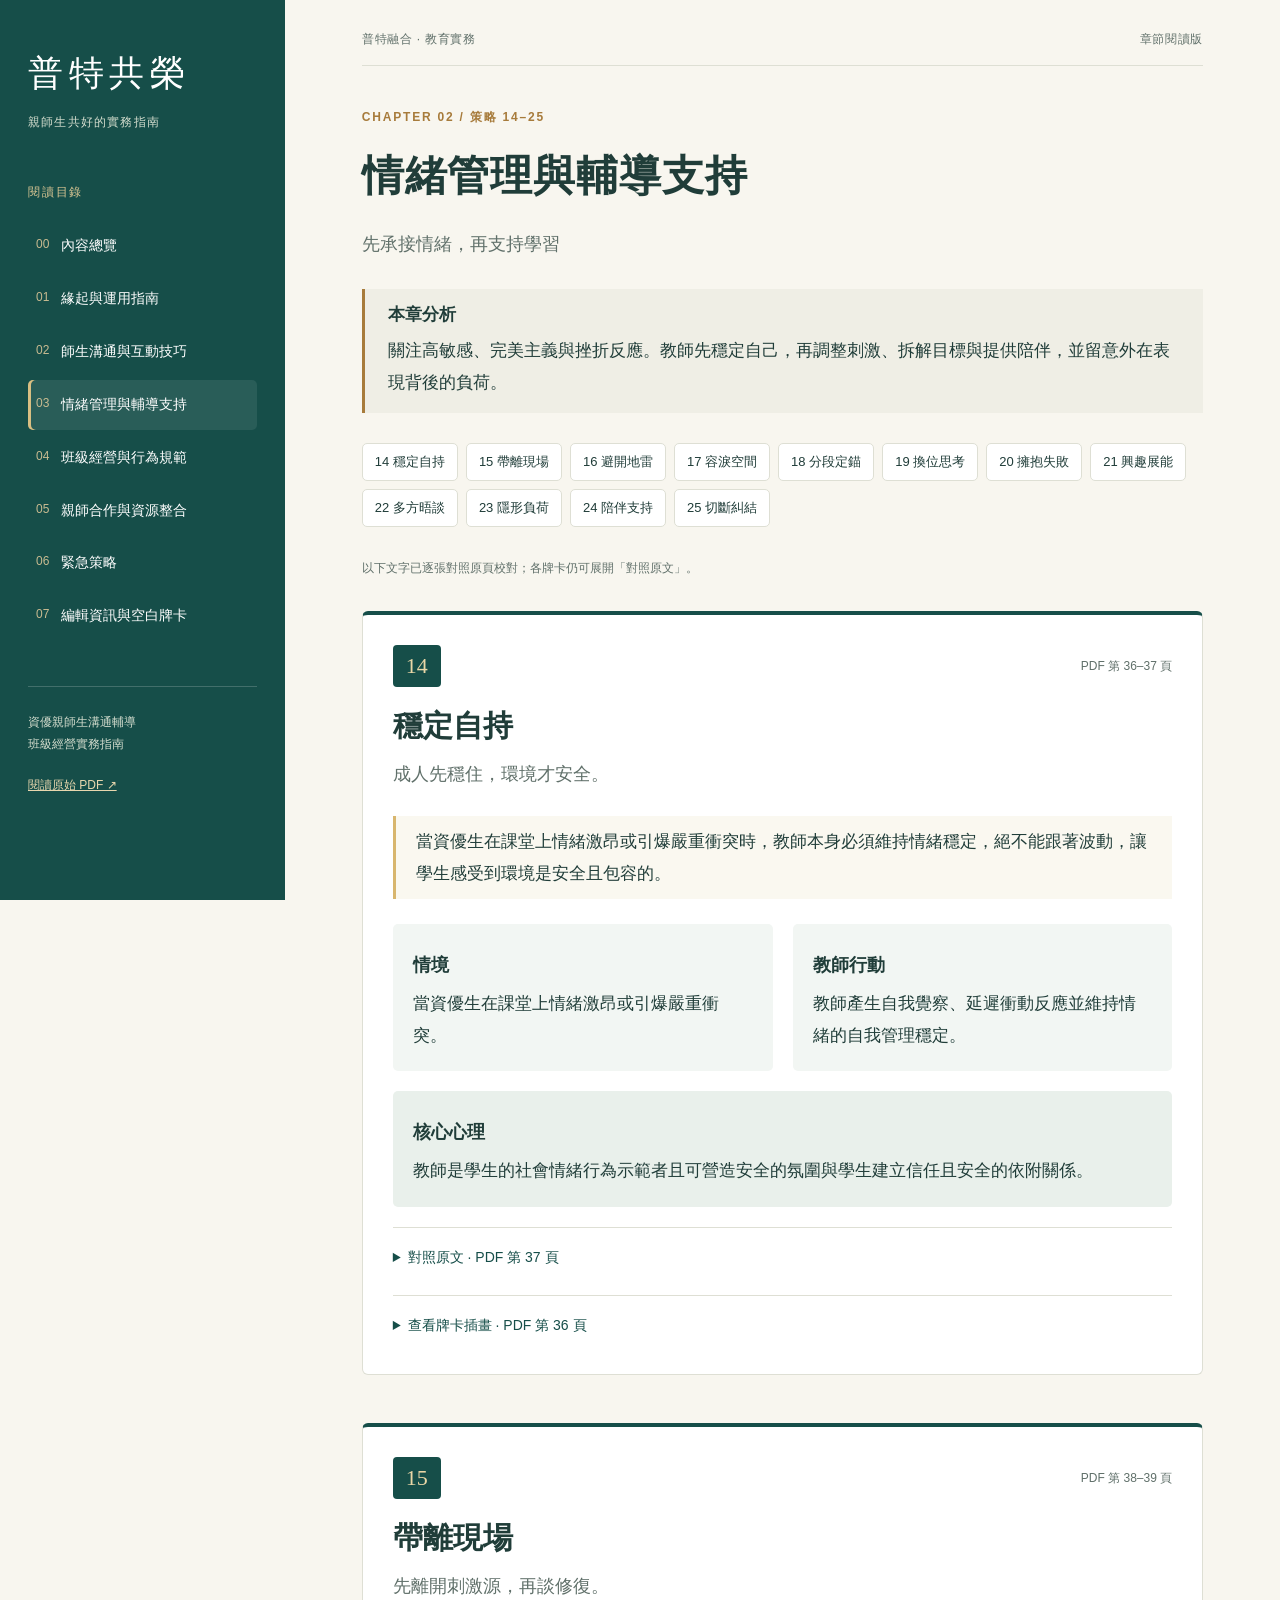
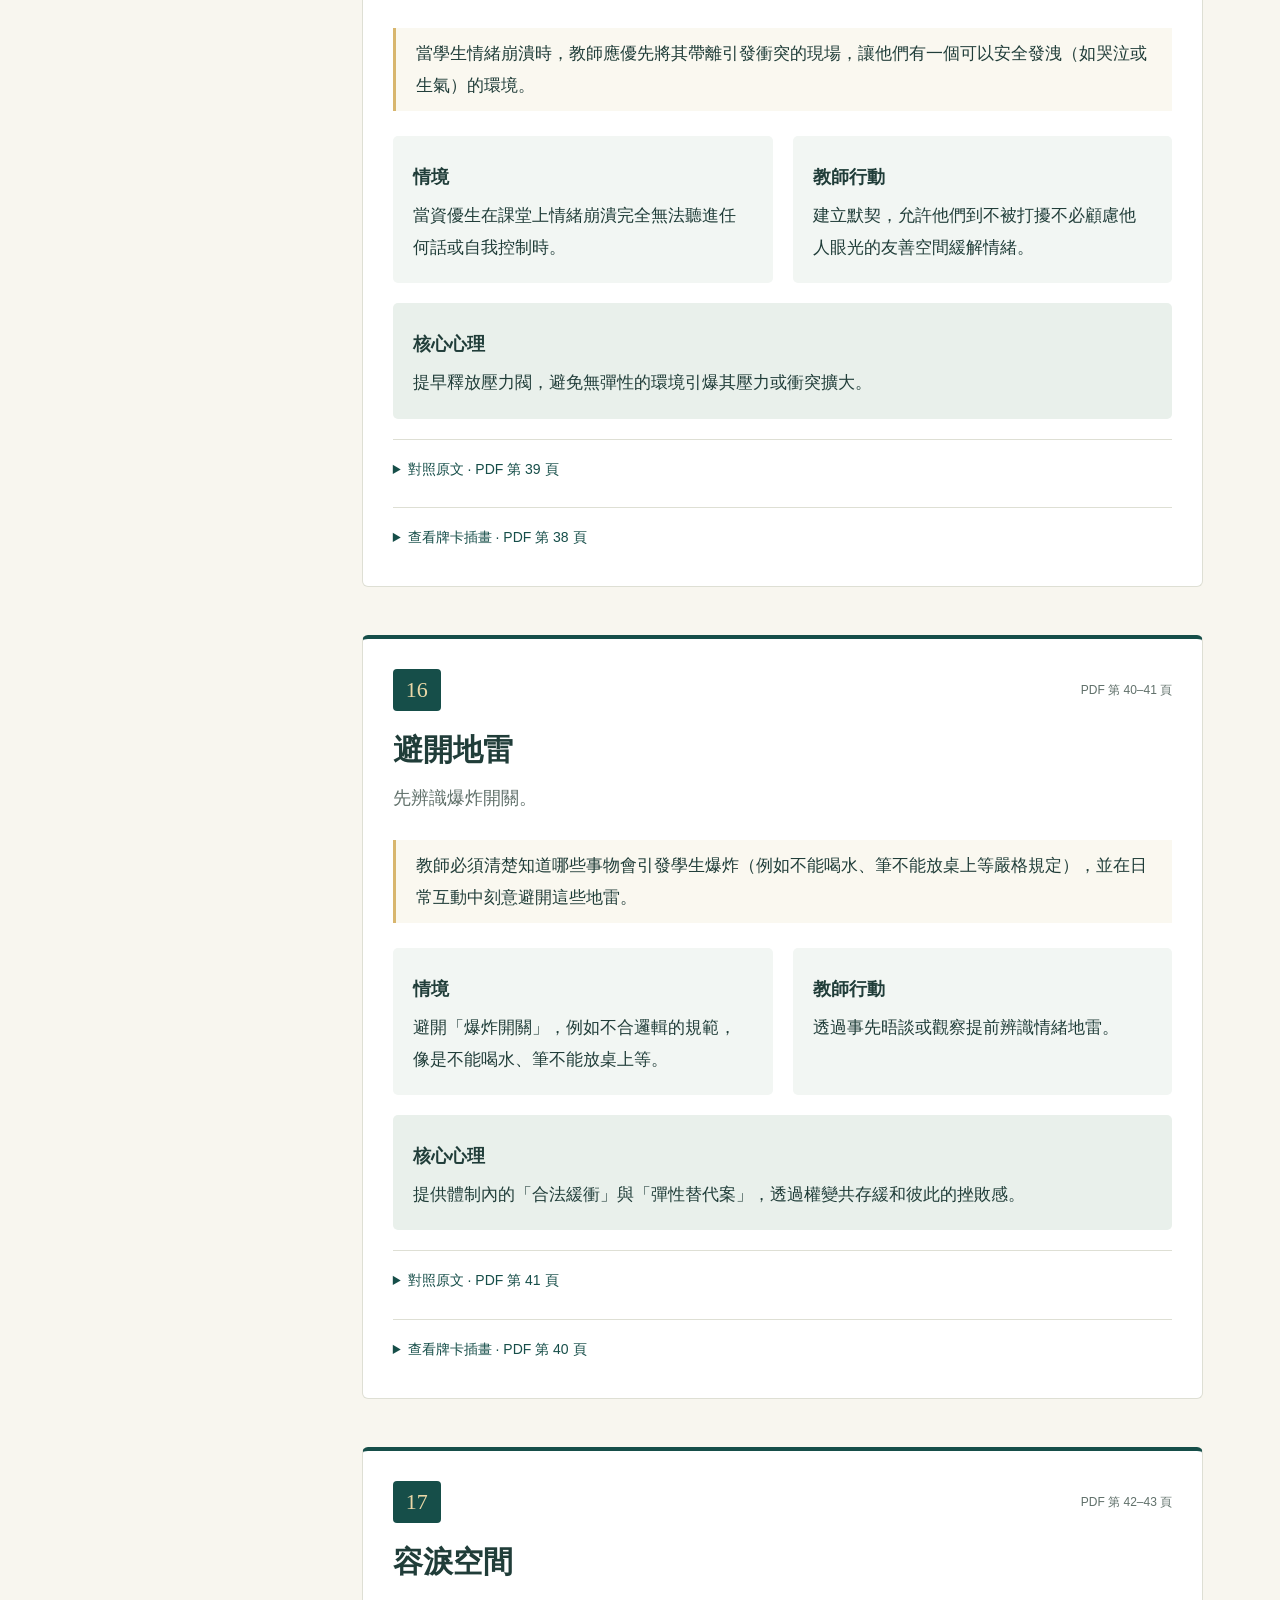
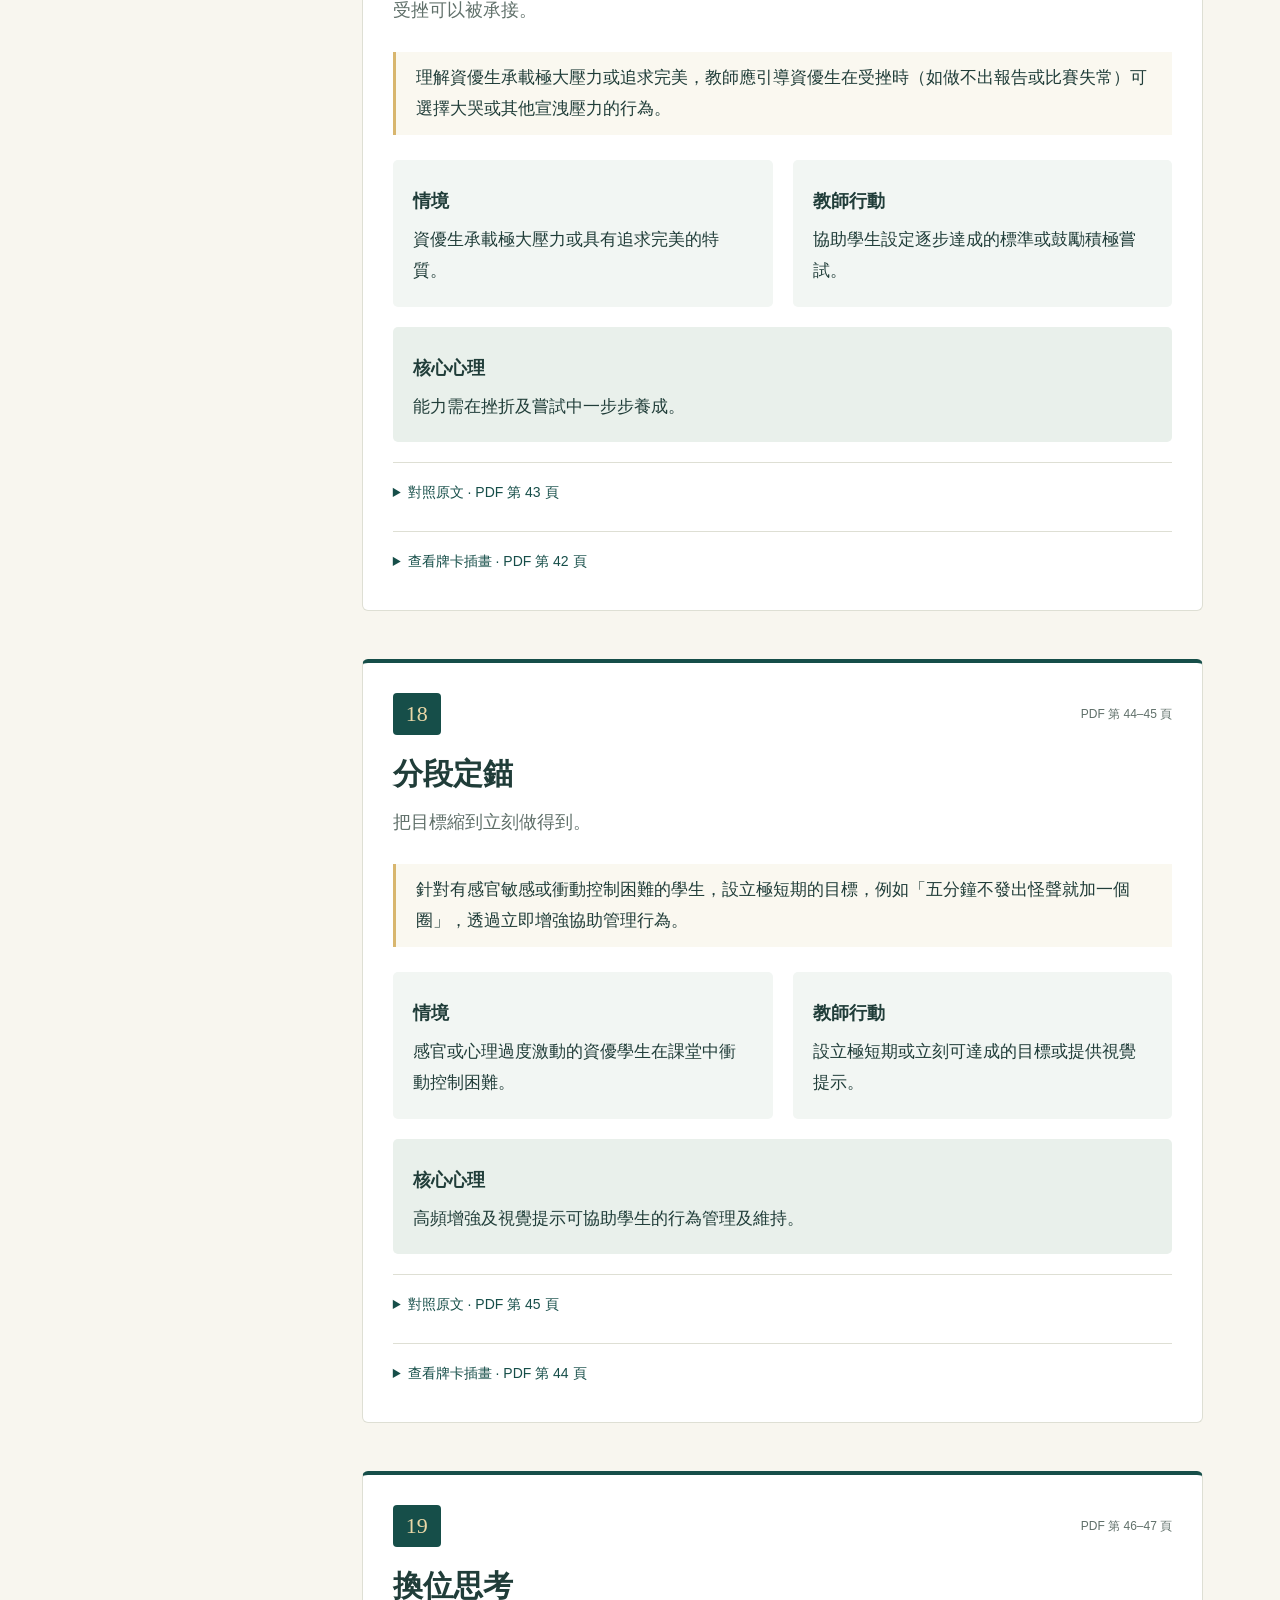
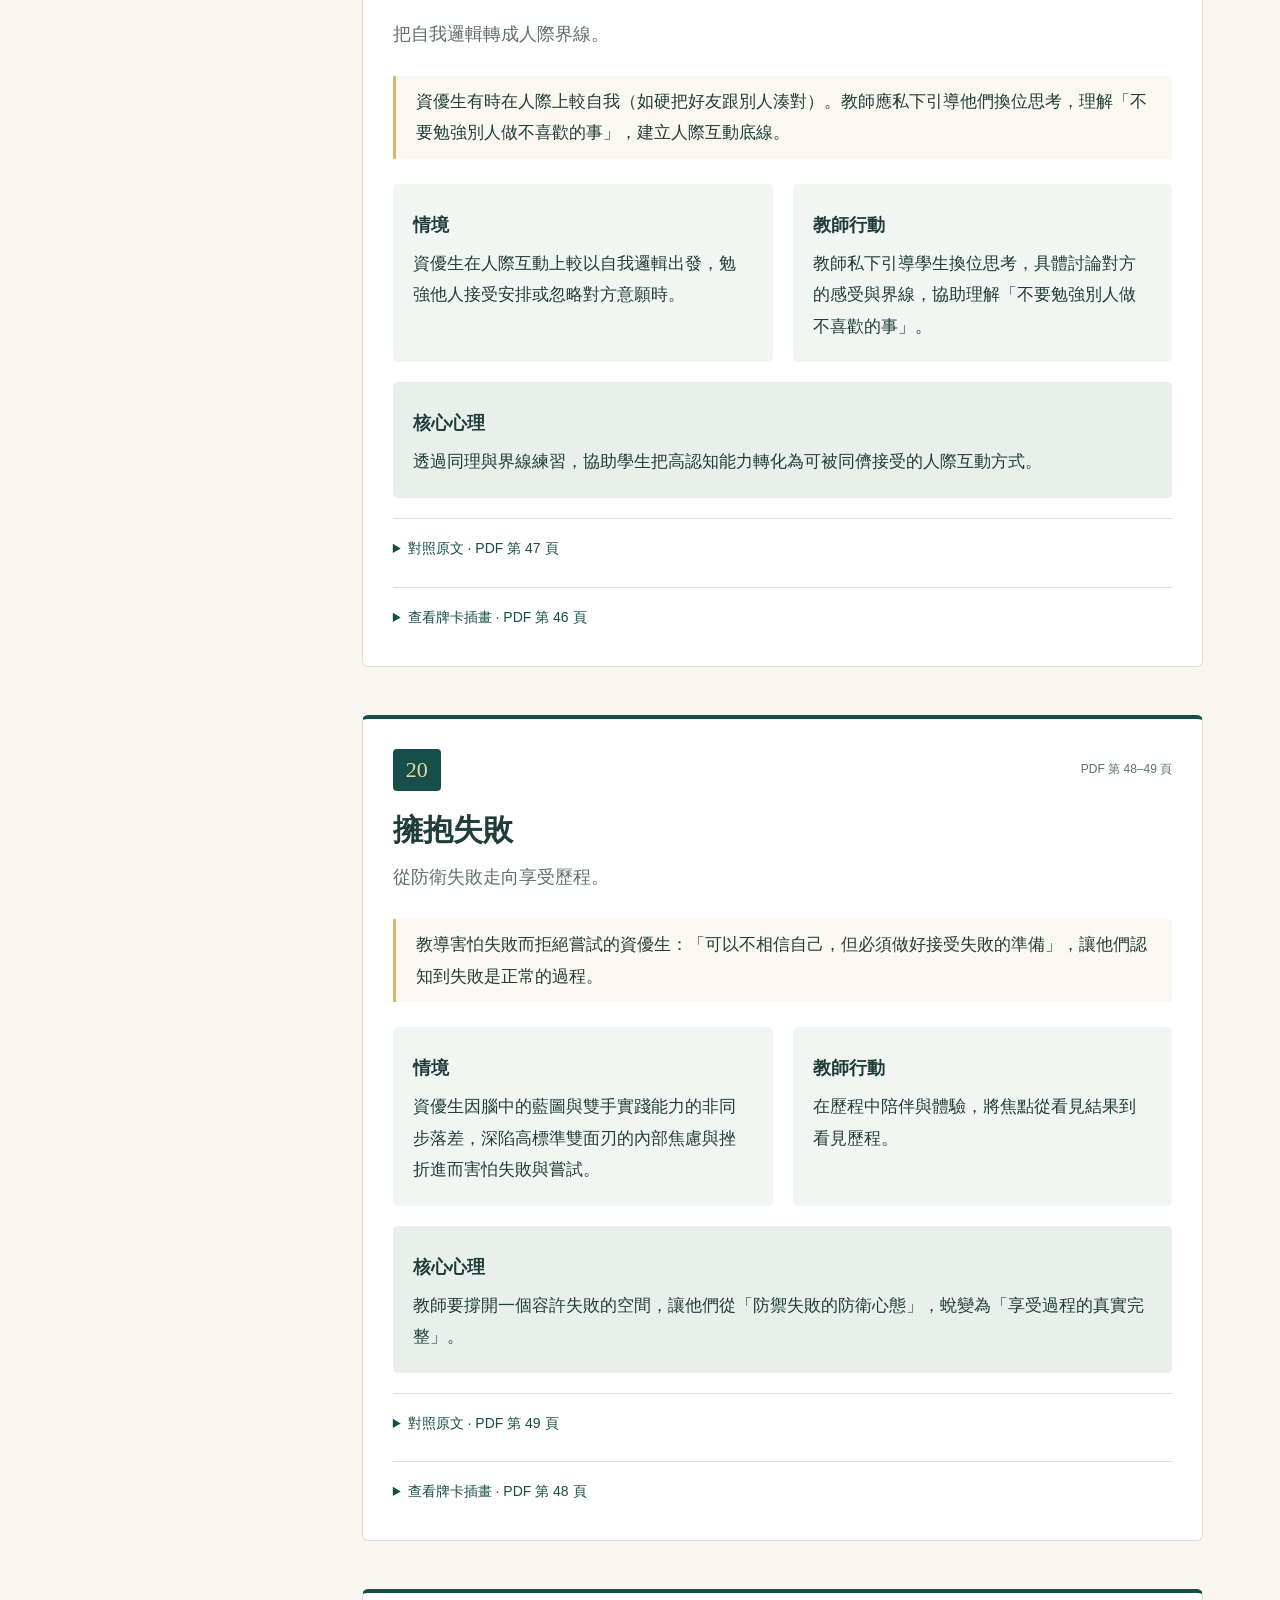
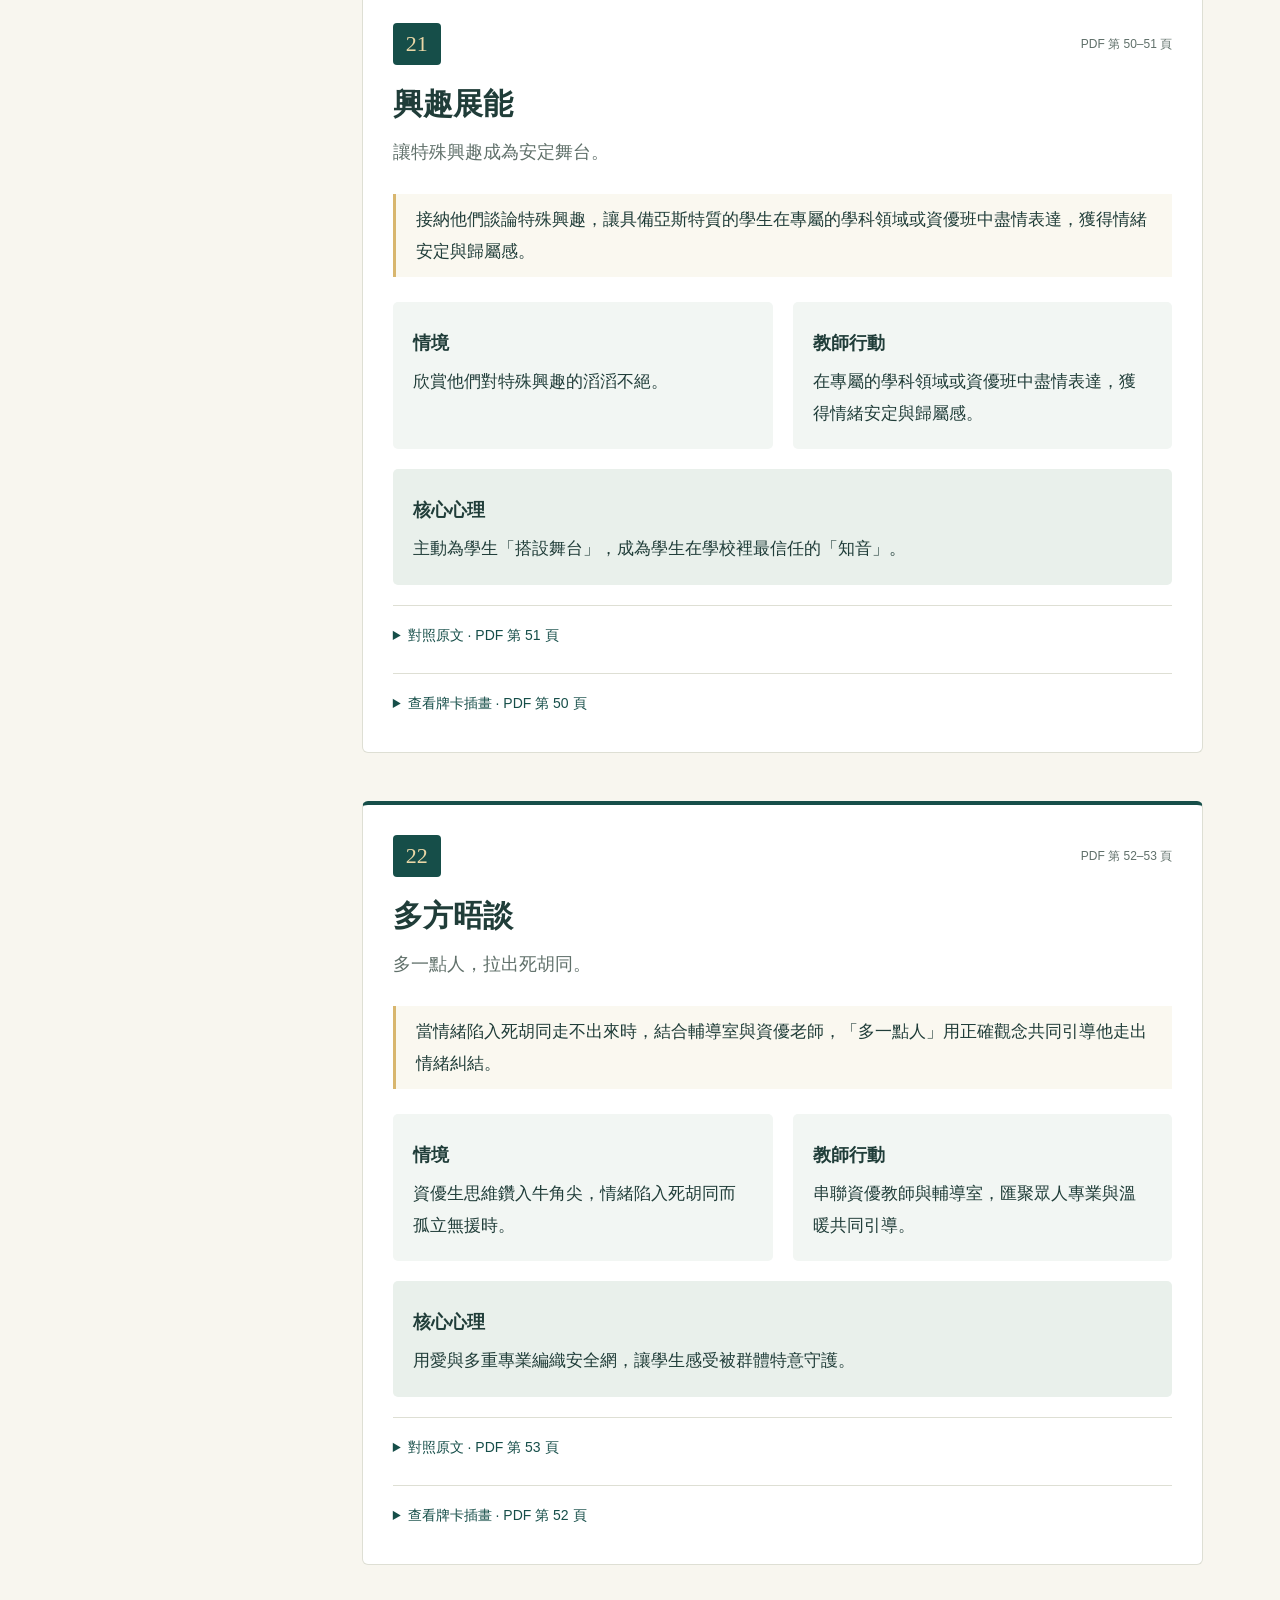
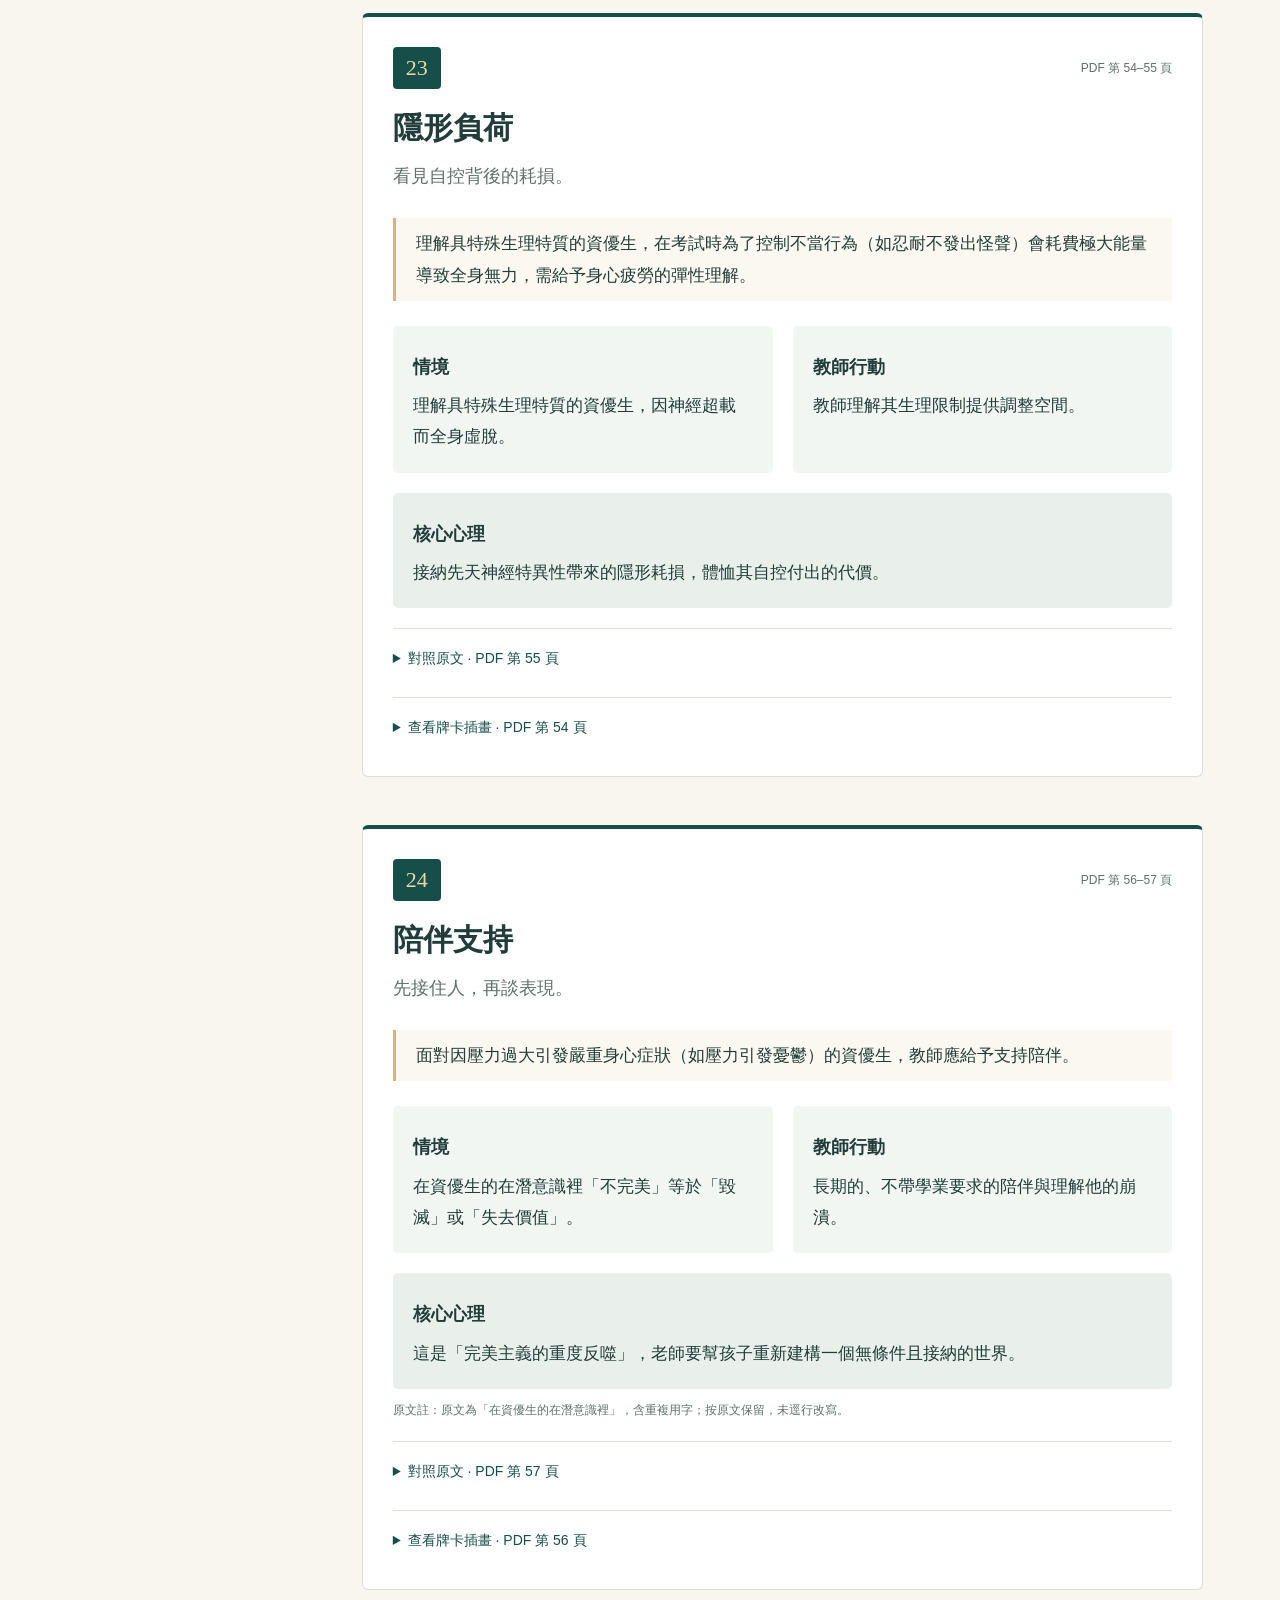
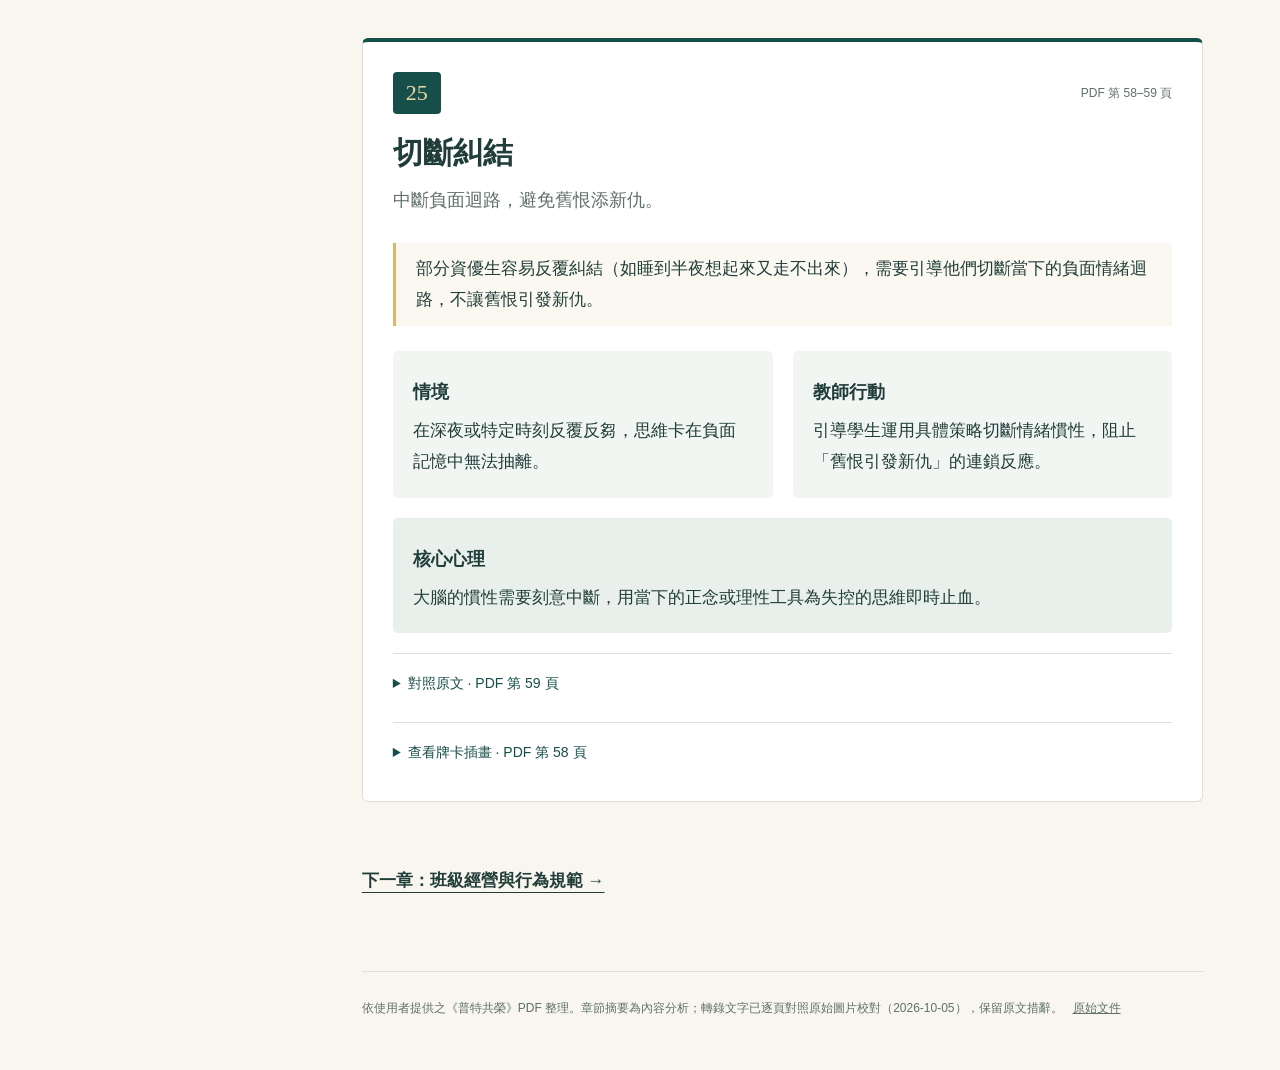
<file: chapter-2.html>
<!doctype html><html lang="zh-Hant"><head><meta charset="utf-8"><meta name="viewport" content="width=device-width,initial-scale=1"><title>情緒管理與輔導支持｜普特共榮</title><meta name="description" content="普特共榮：資優親師生溝通輔導班級經營實務指南，四大主題與50張策略牌卡的章節閱讀網站。"><link rel="icon" type="image/svg+xml" href="data:image/svg+xml,%3Csvg%20xmlns%3D%22http%3A//www.w3.org/2000/svg%22%20viewBox%3D%220%200%2064%2064%22%3E%3Crect%20width%3D%2264%22%20height%3D%2264%22%20rx%3D%2215%22%20fill%3D%22%23164e49%22/%3E%3Cpath%20d%3D%22M12%2018q10-5%2020%203q10-8%2020-3v29q-10-5-20%202q-10-7-20-2z%22%20fill%3D%22%23ecd7a7%22/%3E%3Cpath%20d%3D%22M32%2021v28%22%20stroke%3D%22%23164e49%22%20stroke-width%3D%223%22/%3E%3C/svg%3E"><link rel="stylesheet" href="style.css"></head><body><a class="skip" href="#main">跳至主要內容</a><header class="mobile"><a href="index.html">普特共榮</a><button type="button" aria-expanded="false" aria-controls="navigation">章節目錄</button></header><aside id="navigation"><a class="brand" href="index.html">普特共榮<span>親師生共好的實務指南</span></a><p class="nav-label">閱讀目錄</p><nav aria-label="章節"><a href="index.html" ><span>00</span>內容總覽</a><a href="guide.html" ><span>01</span>緣起與運用指南</a><a href="chapter-1.html" ><span>02</span>師生溝通與互動技巧</a><a href="chapter-2.html" aria-current="page"><span>03</span>情緒管理與輔導支持</a><a href="chapter-3.html" ><span>04</span>班級經營與行為規範</a><a href="chapter-4.html" ><span>05</span>親師合作與資源整合</a><a href="chapter-5.html" ><span>06</span>緊急策略</a><a href="appendix.html" ><span>07</span>編輯資訊與空白牌卡</a></nav><div class="aside-foot">資優親師生溝通輔導<br>班級經營實務指南<a href="source.pdf">閱讀原始 PDF ↗</a></div></aside><main id="main"><div class="topline"><span>普特融合 · 教育實務</span><span>章節閱讀版</span></div><p class="eyebrow">CHAPTER 02 / 策略 14–25</p><h1>情緒管理與輔導支持</h1><p class="lead">先承接情緒，再支持學習</p><div class="chapter-analysis"><strong>本章分析</strong><p>關注高敏感、完美主義與挫折反應。教師先穩定自己，再調整刺激、拆解目標與提供陪伴，並留意外在表現背後的負荷。</p></div><nav class="card-toc" aria-label="本章牌卡"><a href="#card-14">14 穩定自持</a><a href="#card-15">15 帶離現場</a><a href="#card-16">16 避開地雷</a><a href="#card-17">17 容淚空間</a><a href="#card-18">18 分段定錨</a><a href="#card-19">19 換位思考</a><a href="#card-20">20 擁抱失敗</a><a href="#card-21">21 興趣展能</a><a href="#card-22">22 多方晤談</a><a href="#card-23">23 隱形負荷</a><a href="#card-24">24 陪伴支持</a><a href="#card-25">25 切斷糾結</a></nav><p class="transcription-note">以下文字已逐張對照原頁校對；各牌卡仍可展開「對照原文」。</p><article class="strategy" id="card-14"><div class="card-header"><span class="badge">14</span><span class="micro">PDF 第 36–37 頁</span></div><h2>穩定自持</h2><p class="tagline">成人先穩住，環境才安全。</p><p class="summary-text">當資優生在課堂上情緒激昂或引爆嚴重衝突時，教師本身必須維持情緒穩定，絕不能跟著波動，讓學生感受到環境是安全且包容的。</p><div class="two"><section><h3>情境</h3><p>當資優生在課堂上情緒激昂或引爆嚴重衝突。</p></section><section class="action-text"><h3>教師行動</h3><p>教師產生自我覺察、延遲衝動反應並維持情緒的自我管理穩定。</p></section></div><section class="psychology"><h3>核心心理</h3><p>教師是學生的社會情緒行為示範者且可營造安全的氛圍與學生建立信任且安全的依附關係。</p></section><details class="scan"><summary>對照原文 · PDF 第 37 頁</summary><a href="pages/page-037.jpg" target="_blank" rel="noopener"><img src="pages/page-037.jpg" alt="PDF 第 37 頁原始掃描頁，完整文字見本頁轉錄或原始文件" loading="lazy" width="1002" height="709"></a></details><details class="scan"><summary>查看牌卡插畫 · PDF 第 36 頁</summary><a href="pages/page-036.jpg" target="_blank" rel="noopener"><img src="pages/page-036.jpg" alt="PDF 第 36 頁原始掃描頁，完整文字見本頁轉錄或原始文件" loading="lazy" width="1002" height="709"></a></details></article><article class="strategy" id="card-15"><div class="card-header"><span class="badge">15</span><span class="micro">PDF 第 38–39 頁</span></div><h2>帶離現場</h2><p class="tagline">先離開刺激源，再談修復。</p><p class="summary-text">當學生情緒崩潰時，教師應優先將其帶離引發衝突的現場，讓他們有一個可以安全發洩（如哭泣或生氣）的環境。</p><div class="two"><section><h3>情境</h3><p>當資優生在課堂上情緒崩潰完全無法聽進任何話或自我控制時。</p></section><section class="action-text"><h3>教師行動</h3><p>建立默契，允許他們到不被打擾不必顧慮他人眼光的友善空間緩解情緒。</p></section></div><section class="psychology"><h3>核心心理</h3><p>提早釋放壓力閥，避免無彈性的環境引爆其壓力或衝突擴大。</p></section><details class="scan"><summary>對照原文 · PDF 第 39 頁</summary><a href="pages/page-039.jpg" target="_blank" rel="noopener"><img src="pages/page-039.jpg" alt="PDF 第 39 頁原始掃描頁，完整文字見本頁轉錄或原始文件" loading="lazy" width="1002" height="709"></a></details><details class="scan"><summary>查看牌卡插畫 · PDF 第 38 頁</summary><a href="pages/page-038.jpg" target="_blank" rel="noopener"><img src="pages/page-038.jpg" alt="PDF 第 38 頁原始掃描頁，完整文字見本頁轉錄或原始文件" loading="lazy" width="1002" height="709"></a></details></article><article class="strategy" id="card-16"><div class="card-header"><span class="badge">16</span><span class="micro">PDF 第 40–41 頁</span></div><h2>避開地雷</h2><p class="tagline">先辨識爆炸開關。</p><p class="summary-text">教師必須清楚知道哪些事物會引發學生爆炸（例如不能喝水、筆不能放桌上等嚴格規定），並在日常互動中刻意避開這些地雷。</p><div class="two"><section><h3>情境</h3><p>避開「爆炸開關」，例如不合邏輯的規範，像是不能喝水、筆不能放桌上等。</p></section><section class="action-text"><h3>教師行動</h3><p>透過事先晤談或觀察提前辨識情緒地雷。</p></section></div><section class="psychology"><h3>核心心理</h3><p>提供體制內的「合法緩衝」與「彈性替代案」，透過權變共存緩和彼此的挫敗感。</p></section><details class="scan"><summary>對照原文 · PDF 第 41 頁</summary><a href="pages/page-041.jpg" target="_blank" rel="noopener"><img src="pages/page-041.jpg" alt="PDF 第 41 頁原始掃描頁，完整文字見本頁轉錄或原始文件" loading="lazy" width="1002" height="709"></a></details><details class="scan"><summary>查看牌卡插畫 · PDF 第 40 頁</summary><a href="pages/page-040.jpg" target="_blank" rel="noopener"><img src="pages/page-040.jpg" alt="PDF 第 40 頁原始掃描頁，完整文字見本頁轉錄或原始文件" loading="lazy" width="1002" height="709"></a></details></article><article class="strategy" id="card-17"><div class="card-header"><span class="badge">17</span><span class="micro">PDF 第 42–43 頁</span></div><h2>容淚空間</h2><p class="tagline">受挫可以被承接。</p><p class="summary-text">理解資優生承載極大壓力或追求完美，教師應引導資優生在受挫時（如做不出報告或比賽失常）可選擇大哭或其他宣洩壓力的行為。</p><div class="two"><section><h3>情境</h3><p>資優生承載極大壓力或具有追求完美的特質。</p></section><section class="action-text"><h3>教師行動</h3><p>協助學生設定逐步達成的標準或鼓勵積極嘗試。</p></section></div><section class="psychology"><h3>核心心理</h3><p>能力需在挫折及嘗試中一步步養成。</p></section><details class="scan"><summary>對照原文 · PDF 第 43 頁</summary><a href="pages/page-043.jpg" target="_blank" rel="noopener"><img src="pages/page-043.jpg" alt="PDF 第 43 頁原始掃描頁，完整文字見本頁轉錄或原始文件" loading="lazy" width="1002" height="709"></a></details><details class="scan"><summary>查看牌卡插畫 · PDF 第 42 頁</summary><a href="pages/page-042.jpg" target="_blank" rel="noopener"><img src="pages/page-042.jpg" alt="PDF 第 42 頁原始掃描頁，完整文字見本頁轉錄或原始文件" loading="lazy" width="1002" height="709"></a></details></article><article class="strategy" id="card-18"><div class="card-header"><span class="badge">18</span><span class="micro">PDF 第 44–45 頁</span></div><h2>分段定錨</h2><p class="tagline">把目標縮到立刻做得到。</p><p class="summary-text">針對有感官敏感或衝動控制困難的學生，設立極短期的目標，例如「五分鐘不發出怪聲就加一個圈」，透過立即增強協助管理行為。</p><div class="two"><section><h3>情境</h3><p>感官或心理過度激動的資優學生在課堂中衝動控制困難。</p></section><section class="action-text"><h3>教師行動</h3><p>設立極短期或立刻可達成的目標或提供視覺提示。</p></section></div><section class="psychology"><h3>核心心理</h3><p>高頻增強及視覺提示可協助學生的行為管理及維持。</p></section><details class="scan"><summary>對照原文 · PDF 第 45 頁</summary><a href="pages/page-045.jpg" target="_blank" rel="noopener"><img src="pages/page-045.jpg" alt="PDF 第 45 頁原始掃描頁，完整文字見本頁轉錄或原始文件" loading="lazy" width="1002" height="709"></a></details><details class="scan"><summary>查看牌卡插畫 · PDF 第 44 頁</summary><a href="pages/page-044.jpg" target="_blank" rel="noopener"><img src="pages/page-044.jpg" alt="PDF 第 44 頁原始掃描頁，完整文字見本頁轉錄或原始文件" loading="lazy" width="1002" height="709"></a></details></article><article class="strategy" id="card-19"><div class="card-header"><span class="badge">19</span><span class="micro">PDF 第 46–47 頁</span></div><h2>換位思考</h2><p class="tagline">把自我邏輯轉成人際界線。</p><p class="summary-text">資優生有時在人際上較自我（如硬把好友跟別人湊對）。教師應私下引導他們換位思考，理解「不要勉強別人做不喜歡的事」，建立人際互動底線。</p><div class="two"><section><h3>情境</h3><p>資優生在人際互動上較以自我邏輯出發，勉強他人接受安排或忽略對方意願時。</p></section><section class="action-text"><h3>教師行動</h3><p>教師私下引導學生換位思考，具體討論對方的感受與界線，協助理解「不要勉強別人做不喜歡的事」。</p></section></div><section class="psychology"><h3>核心心理</h3><p>透過同理與界線練習，協助學生把高認知能力轉化為可被同儕接受的人際互動方式。</p></section><details class="scan"><summary>對照原文 · PDF 第 47 頁</summary><a href="pages/page-047.jpg" target="_blank" rel="noopener"><img src="pages/page-047.jpg" alt="PDF 第 47 頁原始掃描頁，完整文字見本頁轉錄或原始文件" loading="lazy" width="1002" height="709"></a></details><details class="scan"><summary>查看牌卡插畫 · PDF 第 46 頁</summary><a href="pages/page-046.jpg" target="_blank" rel="noopener"><img src="pages/page-046.jpg" alt="PDF 第 46 頁原始掃描頁，完整文字見本頁轉錄或原始文件" loading="lazy" width="1002" height="709"></a></details></article><article class="strategy" id="card-20"><div class="card-header"><span class="badge">20</span><span class="micro">PDF 第 48–49 頁</span></div><h2>擁抱失敗</h2><p class="tagline">從防衛失敗走向享受歷程。</p><p class="summary-text">教導害怕失敗而拒絕嘗試的資優生：「可以不相信自己，但必須做好接受失敗的準備」，讓他們認知到失敗是正常的過程。</p><div class="two"><section><h3>情境</h3><p>資優生因腦中的藍圖與雙手實踐能力的非同步落差，深陷高標準雙面刃的內部焦慮與挫折進而害怕失敗與嘗試。</p></section><section class="action-text"><h3>教師行動</h3><p>在歷程中陪伴與體驗，將焦點從看見結果到看見歷程。</p></section></div><section class="psychology"><h3>核心心理</h3><p>教師要撐開一個容許失敗的空間，讓他們從「防禦失敗的防衛心態」，蛻變為「享受過程的真實完整」。</p></section><details class="scan"><summary>對照原文 · PDF 第 49 頁</summary><a href="pages/page-049.jpg" target="_blank" rel="noopener"><img src="pages/page-049.jpg" alt="PDF 第 49 頁原始掃描頁，完整文字見本頁轉錄或原始文件" loading="lazy" width="1002" height="709"></a></details><details class="scan"><summary>查看牌卡插畫 · PDF 第 48 頁</summary><a href="pages/page-048.jpg" target="_blank" rel="noopener"><img src="pages/page-048.jpg" alt="PDF 第 48 頁原始掃描頁，完整文字見本頁轉錄或原始文件" loading="lazy" width="1002" height="709"></a></details></article><article class="strategy" id="card-21"><div class="card-header"><span class="badge">21</span><span class="micro">PDF 第 50–51 頁</span></div><h2>興趣展能</h2><p class="tagline">讓特殊興趣成為安定舞台。</p><p class="summary-text">接納他們談論特殊興趣，讓具備亞斯特質的學生在專屬的學科領域或資優班中盡情表達，獲得情緒安定與歸屬感。</p><div class="two"><section><h3>情境</h3><p>欣賞他們對特殊興趣的滔滔不絕。</p></section><section class="action-text"><h3>教師行動</h3><p>在專屬的學科領域或資優班中盡情表達，獲得情緒安定與歸屬感。</p></section></div><section class="psychology"><h3>核心心理</h3><p>主動為學生「搭設舞台」，成為學生在學校裡最信任的「知音」。</p></section><details class="scan"><summary>對照原文 · PDF 第 51 頁</summary><a href="pages/page-051.jpg" target="_blank" rel="noopener"><img src="pages/page-051.jpg" alt="PDF 第 51 頁原始掃描頁，完整文字見本頁轉錄或原始文件" loading="lazy" width="1002" height="709"></a></details><details class="scan"><summary>查看牌卡插畫 · PDF 第 50 頁</summary><a href="pages/page-050.jpg" target="_blank" rel="noopener"><img src="pages/page-050.jpg" alt="PDF 第 50 頁原始掃描頁，完整文字見本頁轉錄或原始文件" loading="lazy" width="1002" height="709"></a></details></article><article class="strategy" id="card-22"><div class="card-header"><span class="badge">22</span><span class="micro">PDF 第 52–53 頁</span></div><h2>多方晤談</h2><p class="tagline">多一點人，拉出死胡同。</p><p class="summary-text">當情緒陷入死胡同走不出來時，結合輔導室與資優老師，「多一點人」用正確觀念共同引導他走出情緒糾結。</p><div class="two"><section><h3>情境</h3><p>資優生思維鑽入牛角尖，情緒陷入死胡同而孤立無援時。</p></section><section class="action-text"><h3>教師行動</h3><p>串聯資優教師與輔導室，匯聚眾人專業與溫暖共同引導。</p></section></div><section class="psychology"><h3>核心心理</h3><p>用愛與多重專業編織安全網，讓學生感受被群體特意守護。</p></section><details class="scan"><summary>對照原文 · PDF 第 53 頁</summary><a href="pages/page-053.jpg" target="_blank" rel="noopener"><img src="pages/page-053.jpg" alt="PDF 第 53 頁原始掃描頁，完整文字見本頁轉錄或原始文件" loading="lazy" width="1002" height="709"></a></details><details class="scan"><summary>查看牌卡插畫 · PDF 第 52 頁</summary><a href="pages/page-052.jpg" target="_blank" rel="noopener"><img src="pages/page-052.jpg" alt="PDF 第 52 頁原始掃描頁，完整文字見本頁轉錄或原始文件" loading="lazy" width="1002" height="709"></a></details></article><article class="strategy" id="card-23"><div class="card-header"><span class="badge">23</span><span class="micro">PDF 第 54–55 頁</span></div><h2>隱形負荷</h2><p class="tagline">看見自控背後的耗損。</p><p class="summary-text">理解具特殊生理特質的資優生，在考試時為了控制不當行為（如忍耐不發出怪聲）會耗費極大能量導致全身無力，需給予身心疲勞的彈性理解。</p><div class="two"><section><h3>情境</h3><p>理解具特殊生理特質的資優生，因神經超載而全身虛脫。</p></section><section class="action-text"><h3>教師行動</h3><p>教師理解其生理限制提供調整空間。</p></section></div><section class="psychology"><h3>核心心理</h3><p>接納先天神經特異性帶來的隱形耗損，體恤其自控付出的代價。</p></section><details class="scan"><summary>對照原文 · PDF 第 55 頁</summary><a href="pages/page-055.jpg" target="_blank" rel="noopener"><img src="pages/page-055.jpg" alt="PDF 第 55 頁原始掃描頁，完整文字見本頁轉錄或原始文件" loading="lazy" width="1002" height="709"></a></details><details class="scan"><summary>查看牌卡插畫 · PDF 第 54 頁</summary><a href="pages/page-054.jpg" target="_blank" rel="noopener"><img src="pages/page-054.jpg" alt="PDF 第 54 頁原始掃描頁，完整文字見本頁轉錄或原始文件" loading="lazy" width="1002" height="709"></a></details></article><article class="strategy" id="card-24"><div class="card-header"><span class="badge">24</span><span class="micro">PDF 第 56–57 頁</span></div><h2>陪伴支持</h2><p class="tagline">先接住人，再談表現。</p><p class="summary-text">面對因壓力過大引發嚴重身心症狀（如壓力引發憂鬱）的資優生，教師應給予支持陪伴。</p><div class="two"><section><h3>情境</h3><p>在資優生的在潛意識裡「不完美」等於「毀滅」或「失去價值」。</p></section><section class="action-text"><h3>教師行動</h3><p>長期的、不帶學業要求的陪伴與理解他的崩潰。</p></section></div><section class="psychology"><h3>核心心理</h3><p>這是「完美主義的重度反噬」，老師要幫孩子重新建構一個無條件且接納的世界。</p></section><p class="transcription-note">原文註：原文為「在資優生的在潛意識裡」，含重複用字；按原文保留，未逕行改寫。</p><details class="scan"><summary>對照原文 · PDF 第 57 頁</summary><a href="pages/page-057.jpg" target="_blank" rel="noopener"><img src="pages/page-057.jpg" alt="PDF 第 57 頁原始掃描頁，完整文字見本頁轉錄或原始文件" loading="lazy" width="1002" height="709"></a></details><details class="scan"><summary>查看牌卡插畫 · PDF 第 56 頁</summary><a href="pages/page-056.jpg" target="_blank" rel="noopener"><img src="pages/page-056.jpg" alt="PDF 第 56 頁原始掃描頁，完整文字見本頁轉錄或原始文件" loading="lazy" width="1002" height="709"></a></details></article><article class="strategy" id="card-25"><div class="card-header"><span class="badge">25</span><span class="micro">PDF 第 58–59 頁</span></div><h2>切斷糾結</h2><p class="tagline">中斷負面迴路，避免舊恨添新仇。</p><p class="summary-text">部分資優生容易反覆糾結（如睡到半夜想起來又走不出來），需要引導他們切斷當下的負面情緒迴路，不讓舊恨引發新仇。</p><div class="two"><section><h3>情境</h3><p>在深夜或特定時刻反覆反芻，思維卡在負面記憶中無法抽離。</p></section><section class="action-text"><h3>教師行動</h3><p>引導學生運用具體策略切斷情緒慣性，阻止「舊恨引發新仇」的連鎖反應。</p></section></div><section class="psychology"><h3>核心心理</h3><p>大腦的慣性需要刻意中斷，用當下的正念或理性工具為失控的思維即時止血。</p></section><details class="scan"><summary>對照原文 · PDF 第 59 頁</summary><a href="pages/page-059.jpg" target="_blank" rel="noopener"><img src="pages/page-059.jpg" alt="PDF 第 59 頁原始掃描頁，完整文字見本頁轉錄或原始文件" loading="lazy" width="1002" height="709"></a></details><details class="scan"><summary>查看牌卡插畫 · PDF 第 58 頁</summary><a href="pages/page-058.jpg" target="_blank" rel="noopener"><img src="pages/page-058.jpg" alt="PDF 第 58 頁原始掃描頁，完整文字見本頁轉錄或原始文件" loading="lazy" width="1002" height="709"></a></details></article><a class="text-link" href="chapter-3.html">下一章：班級經營與行為規範 →</a><footer>依使用者提供之《普特共榮》PDF 整理。章節摘要為內容分析；轉錄文字已逐頁對照原始圖片校對（2026-10-05），保留原文措辭。<a href="source.pdf">原始文件</a></footer></main><script src="site.js"></script></body></html>
</file>
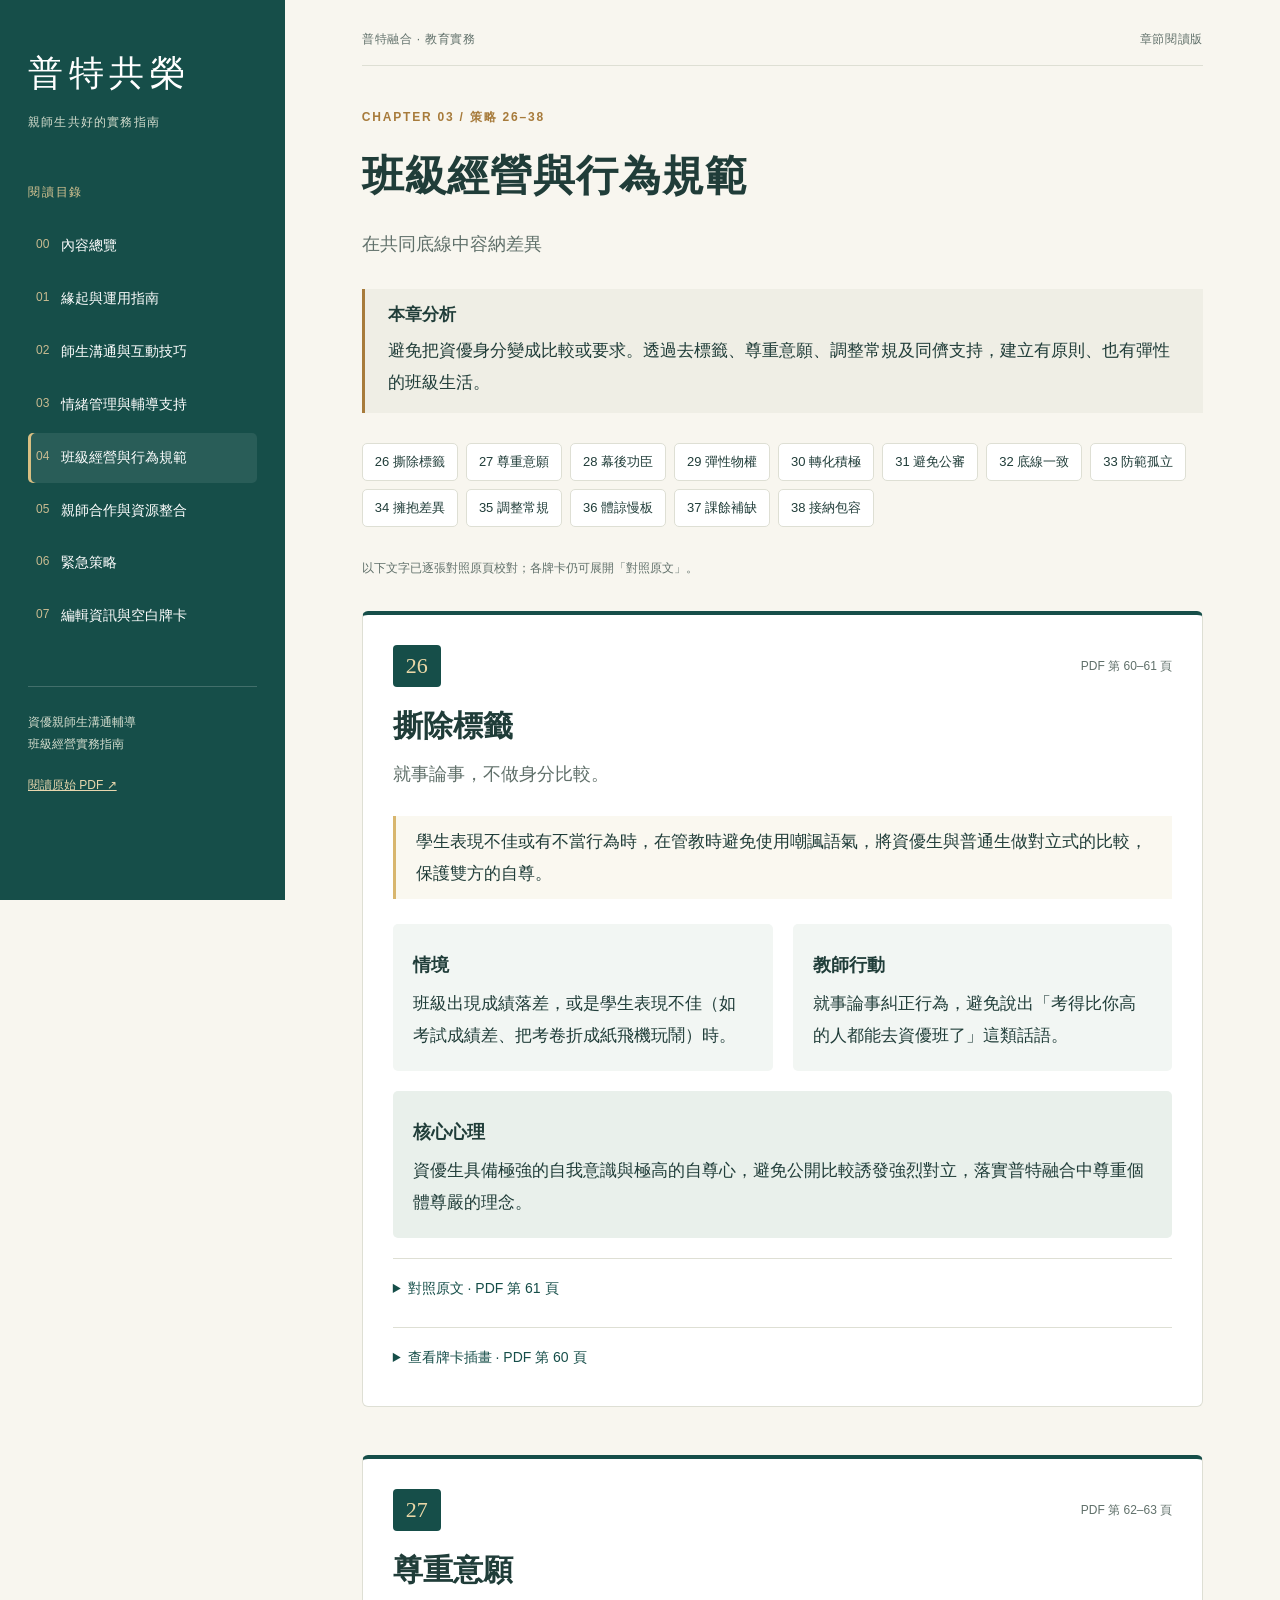
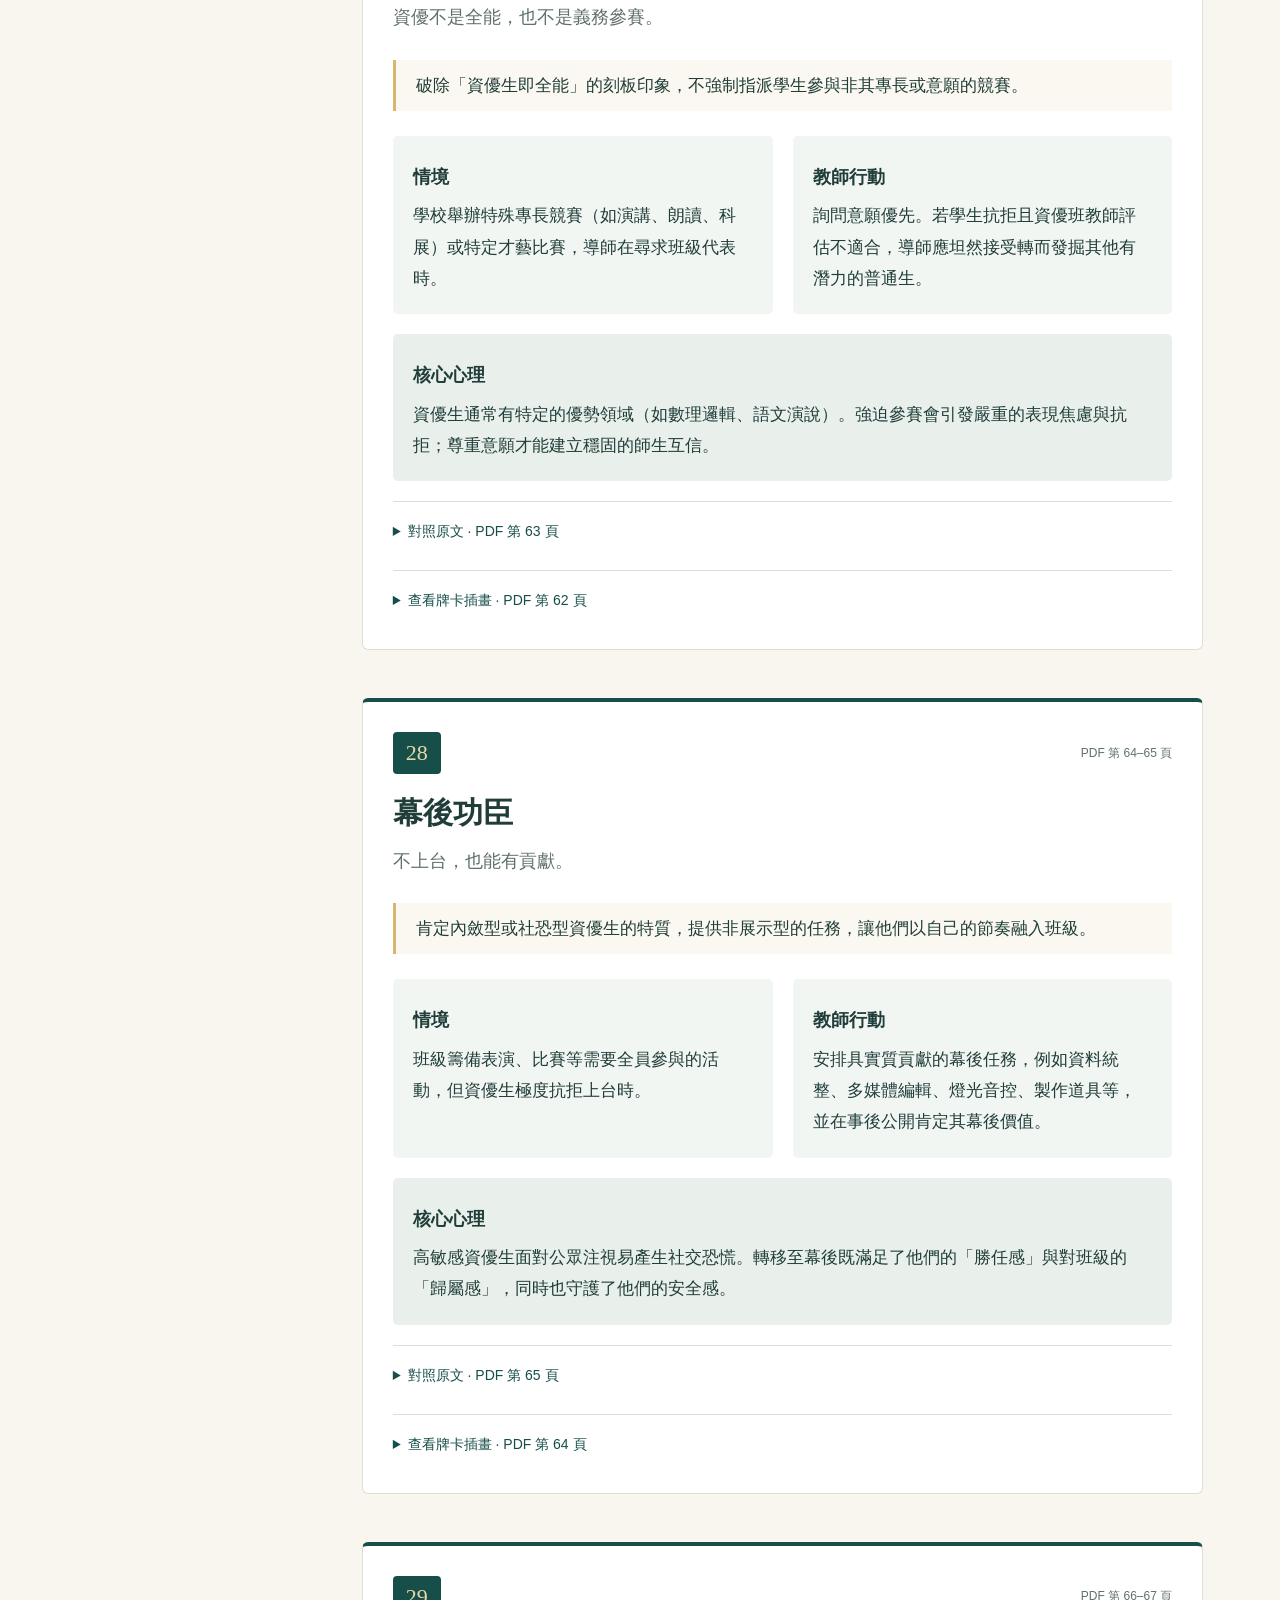
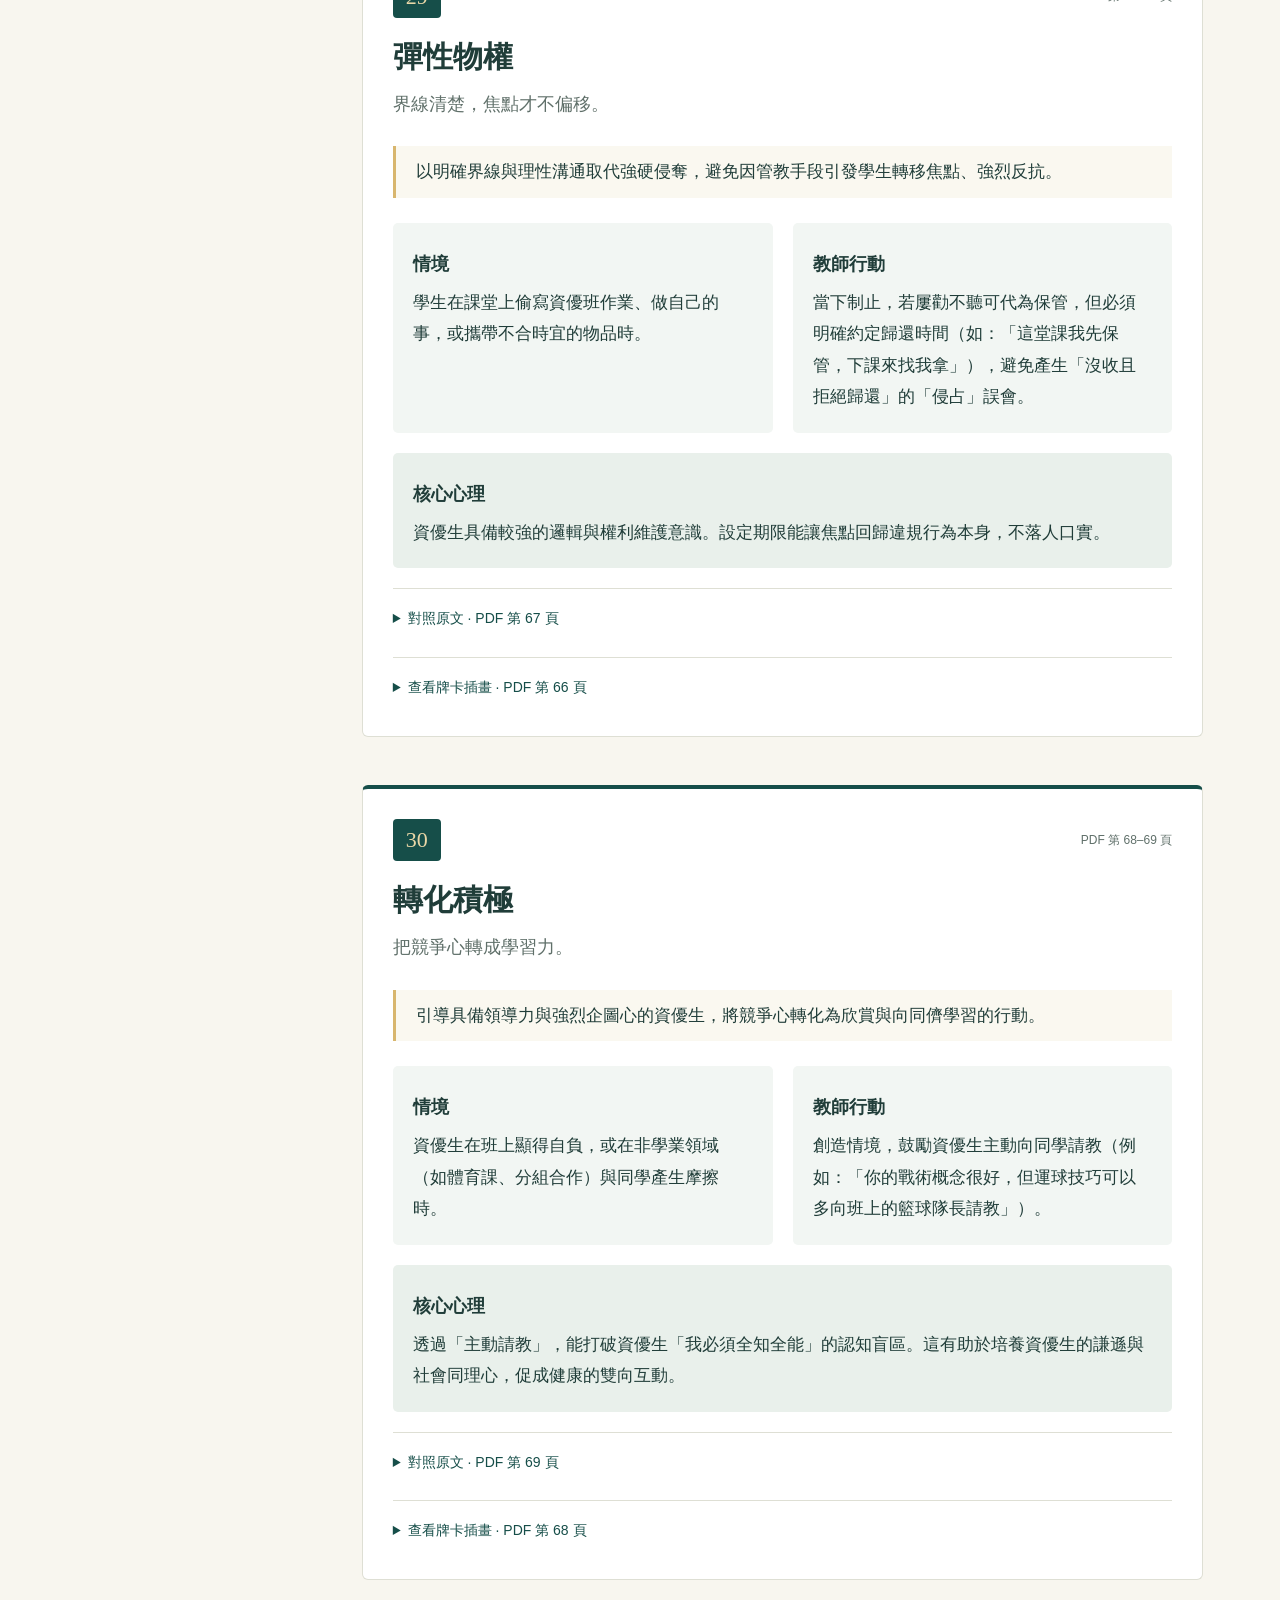
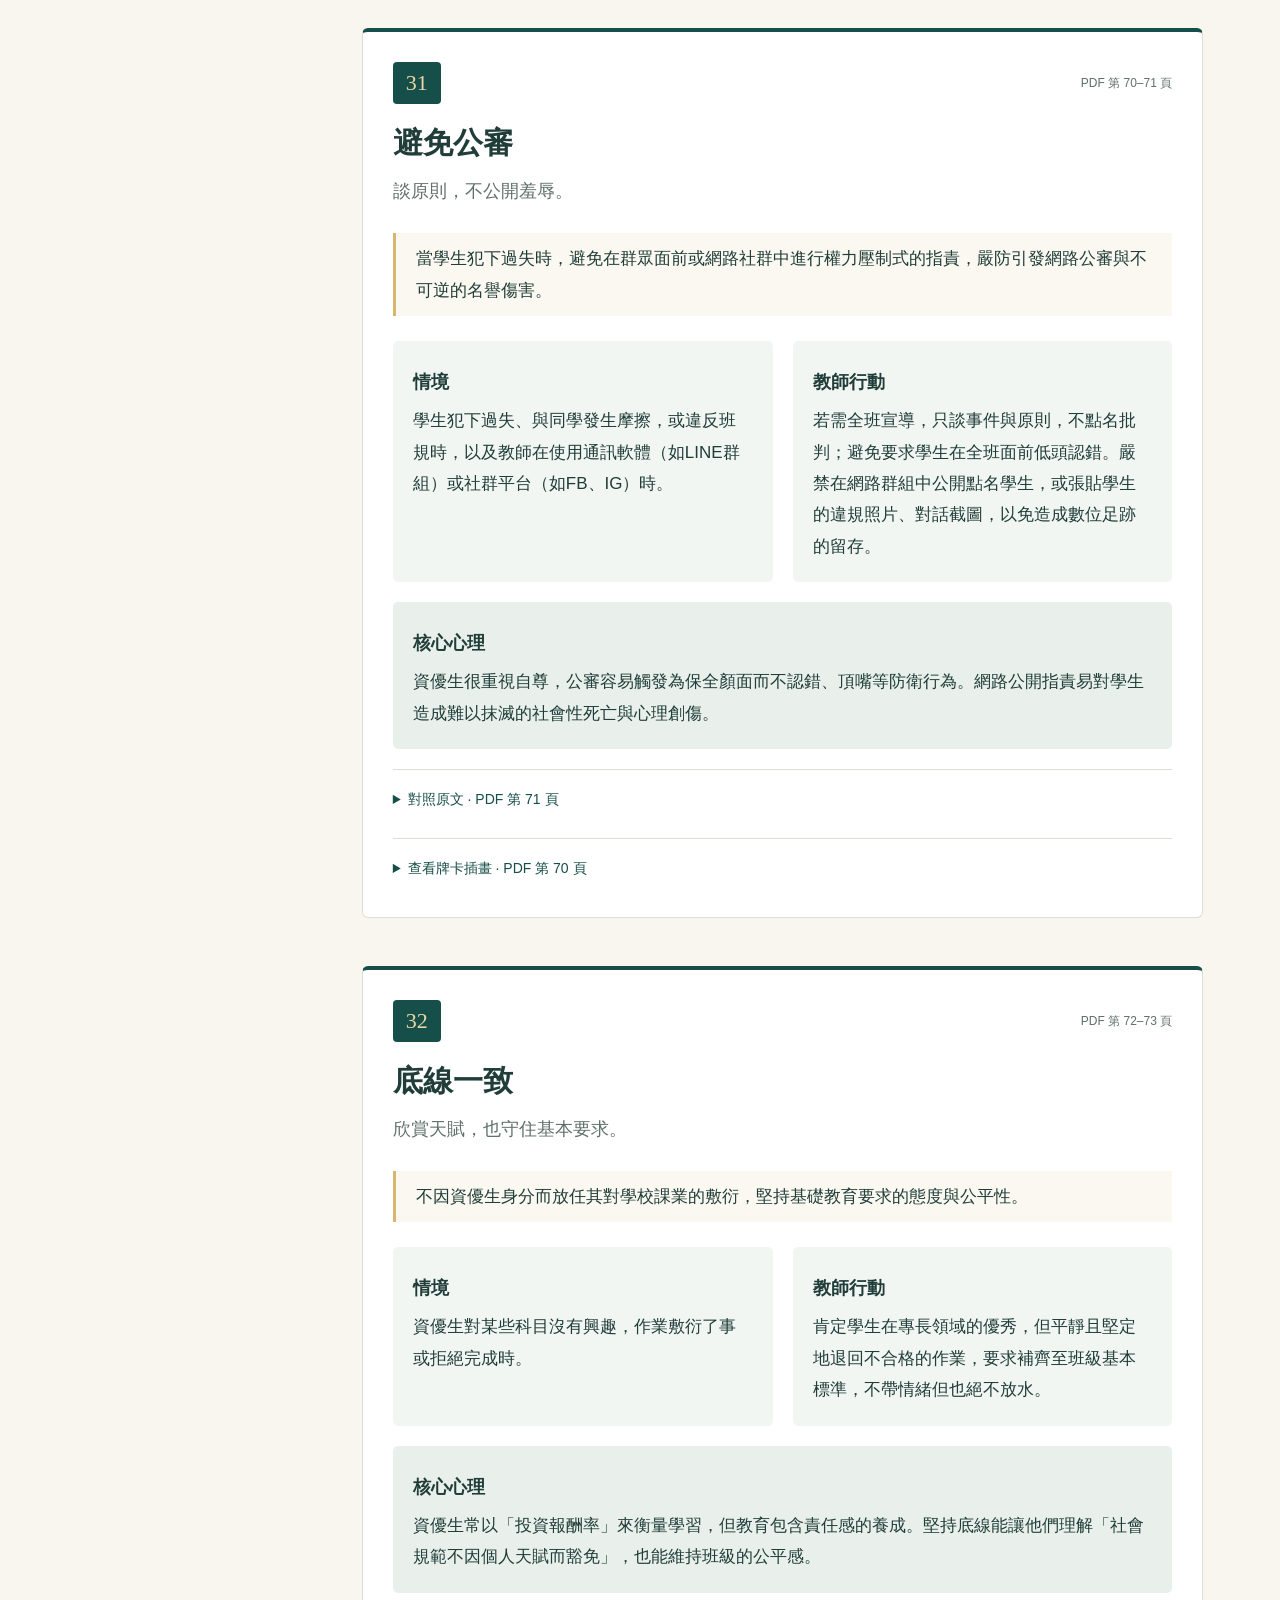
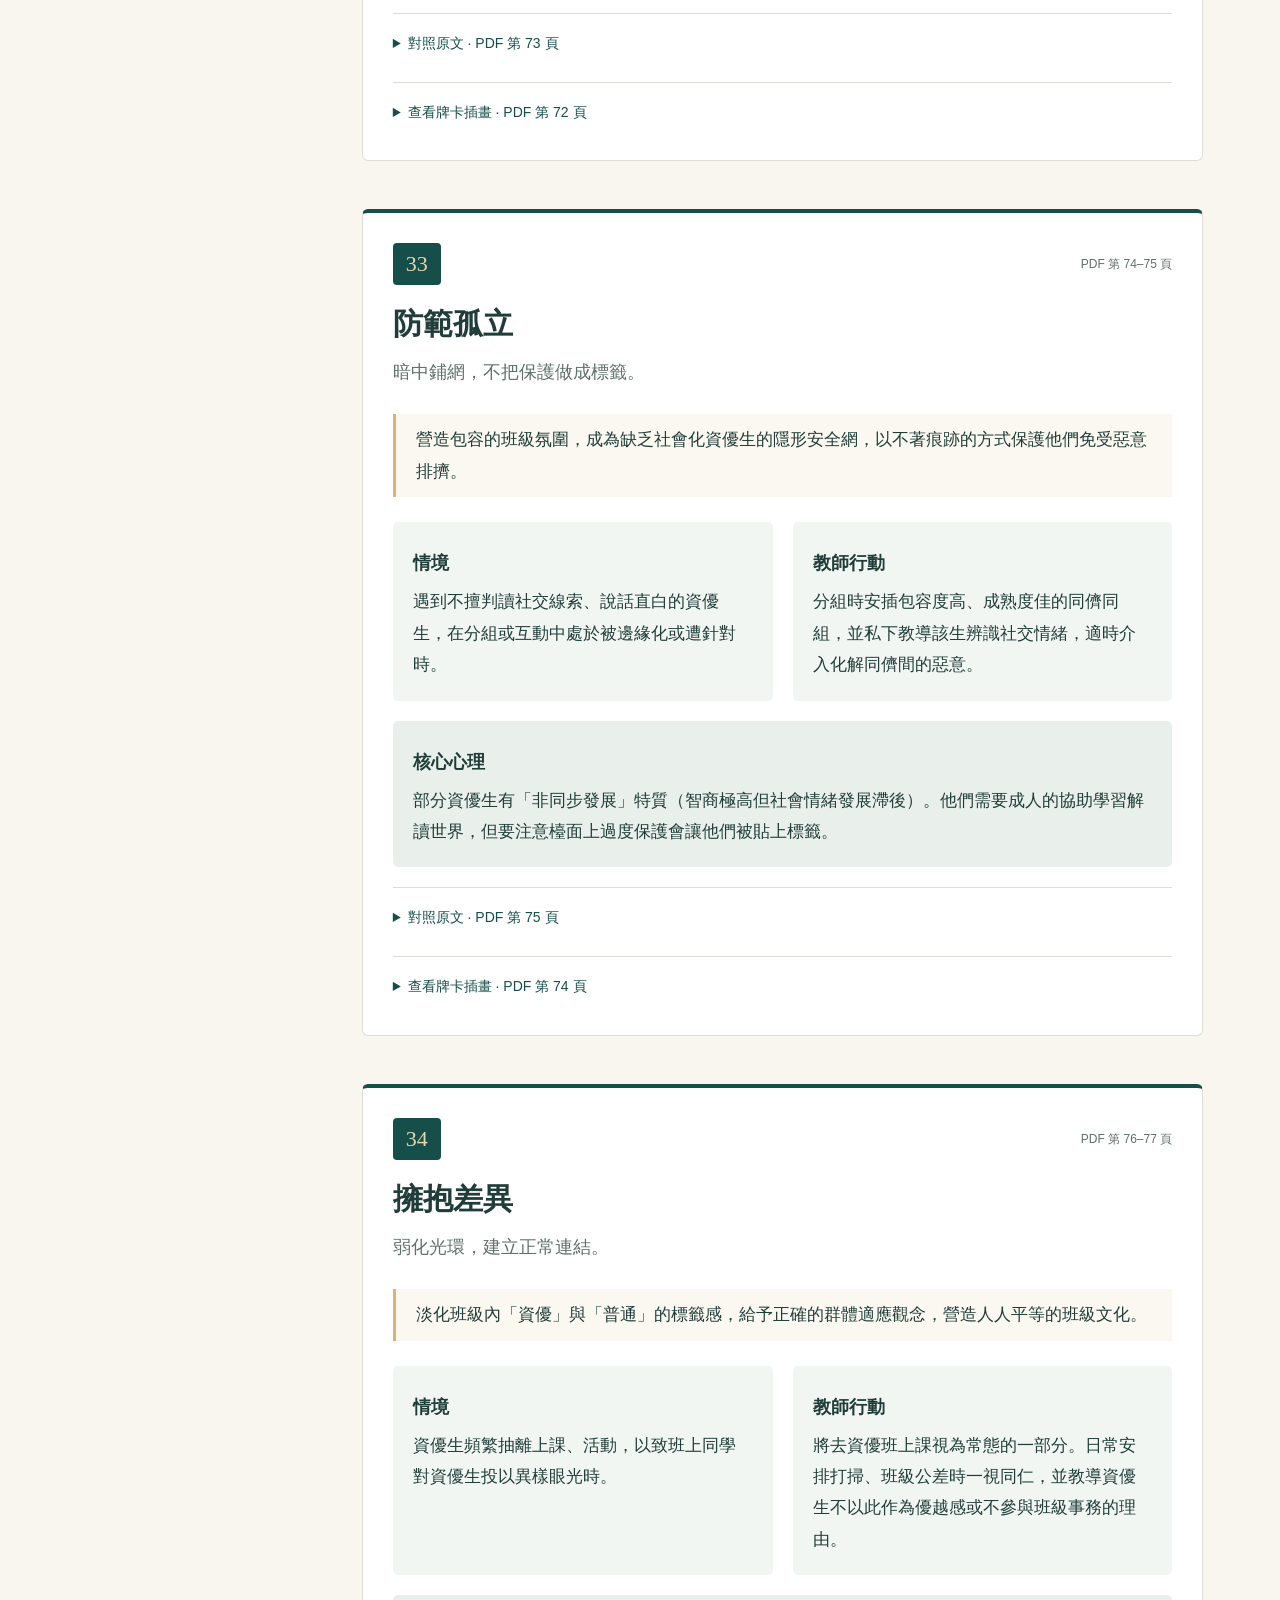
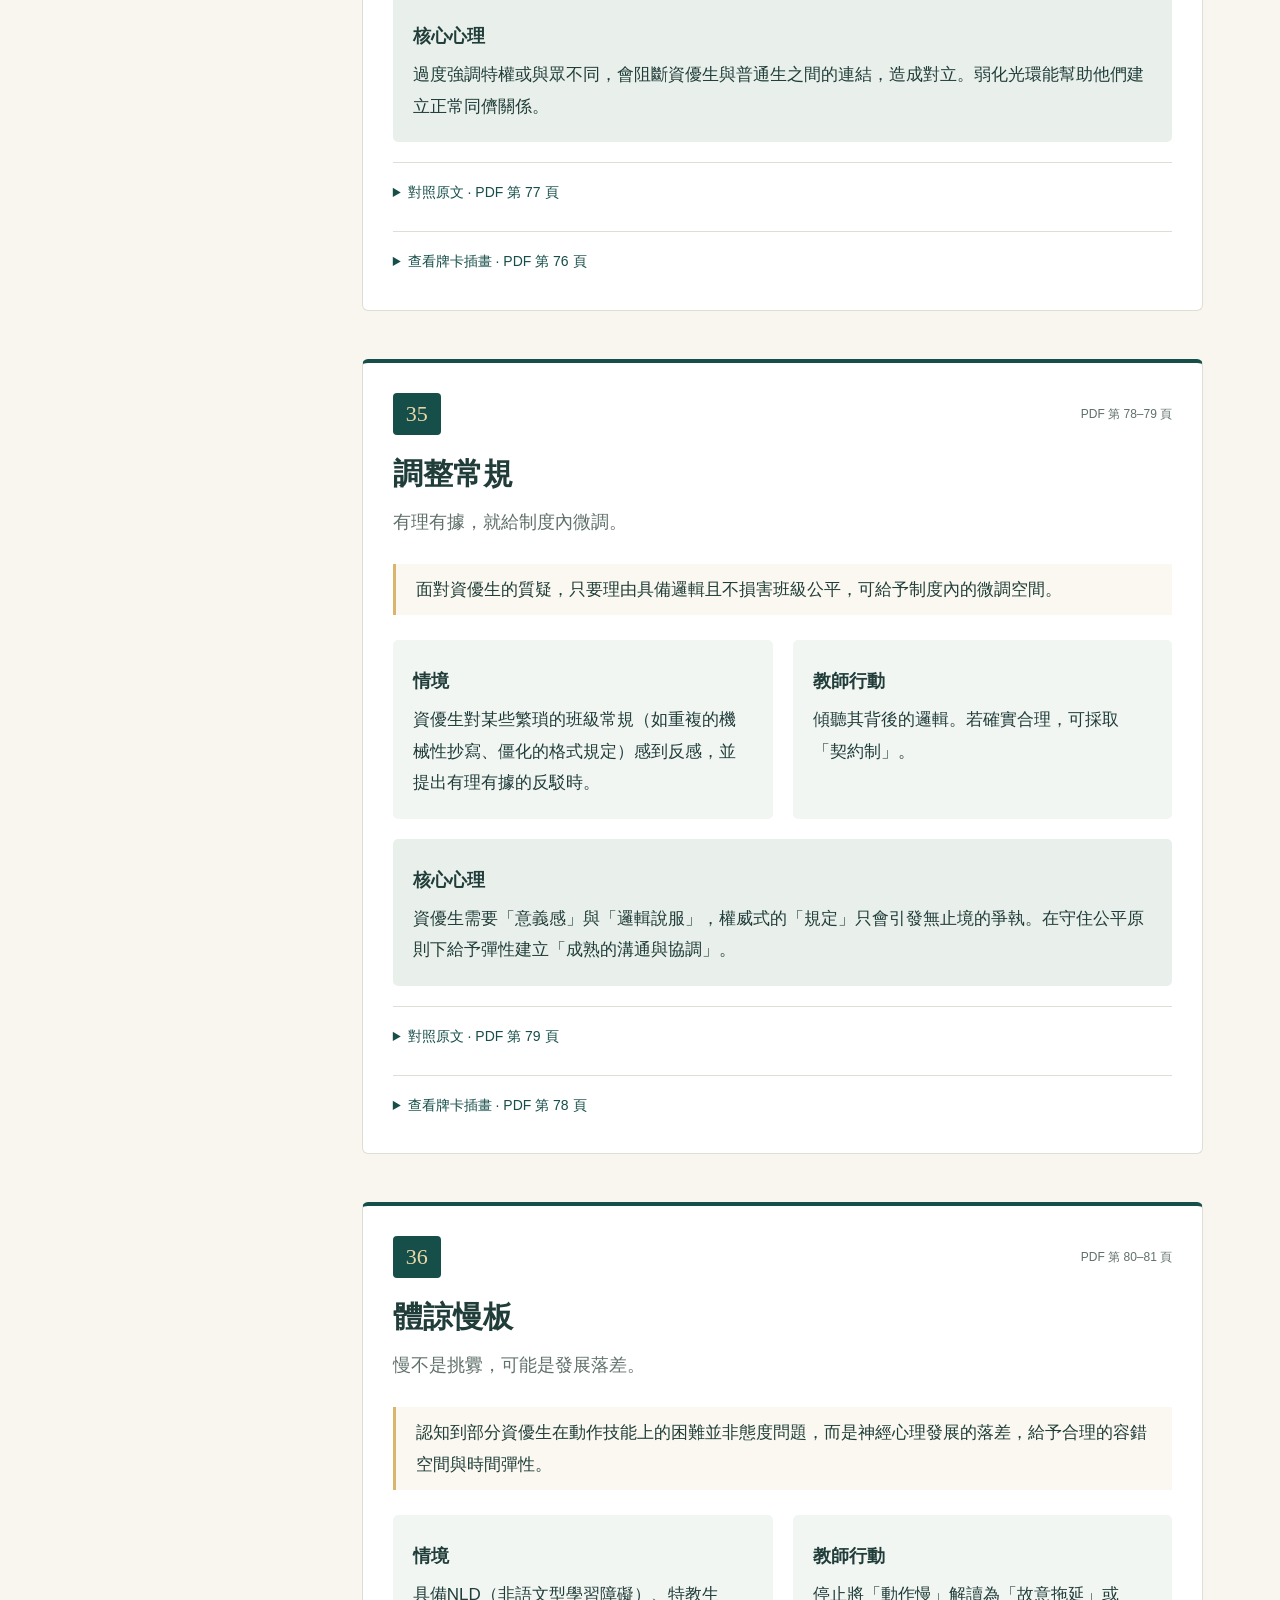
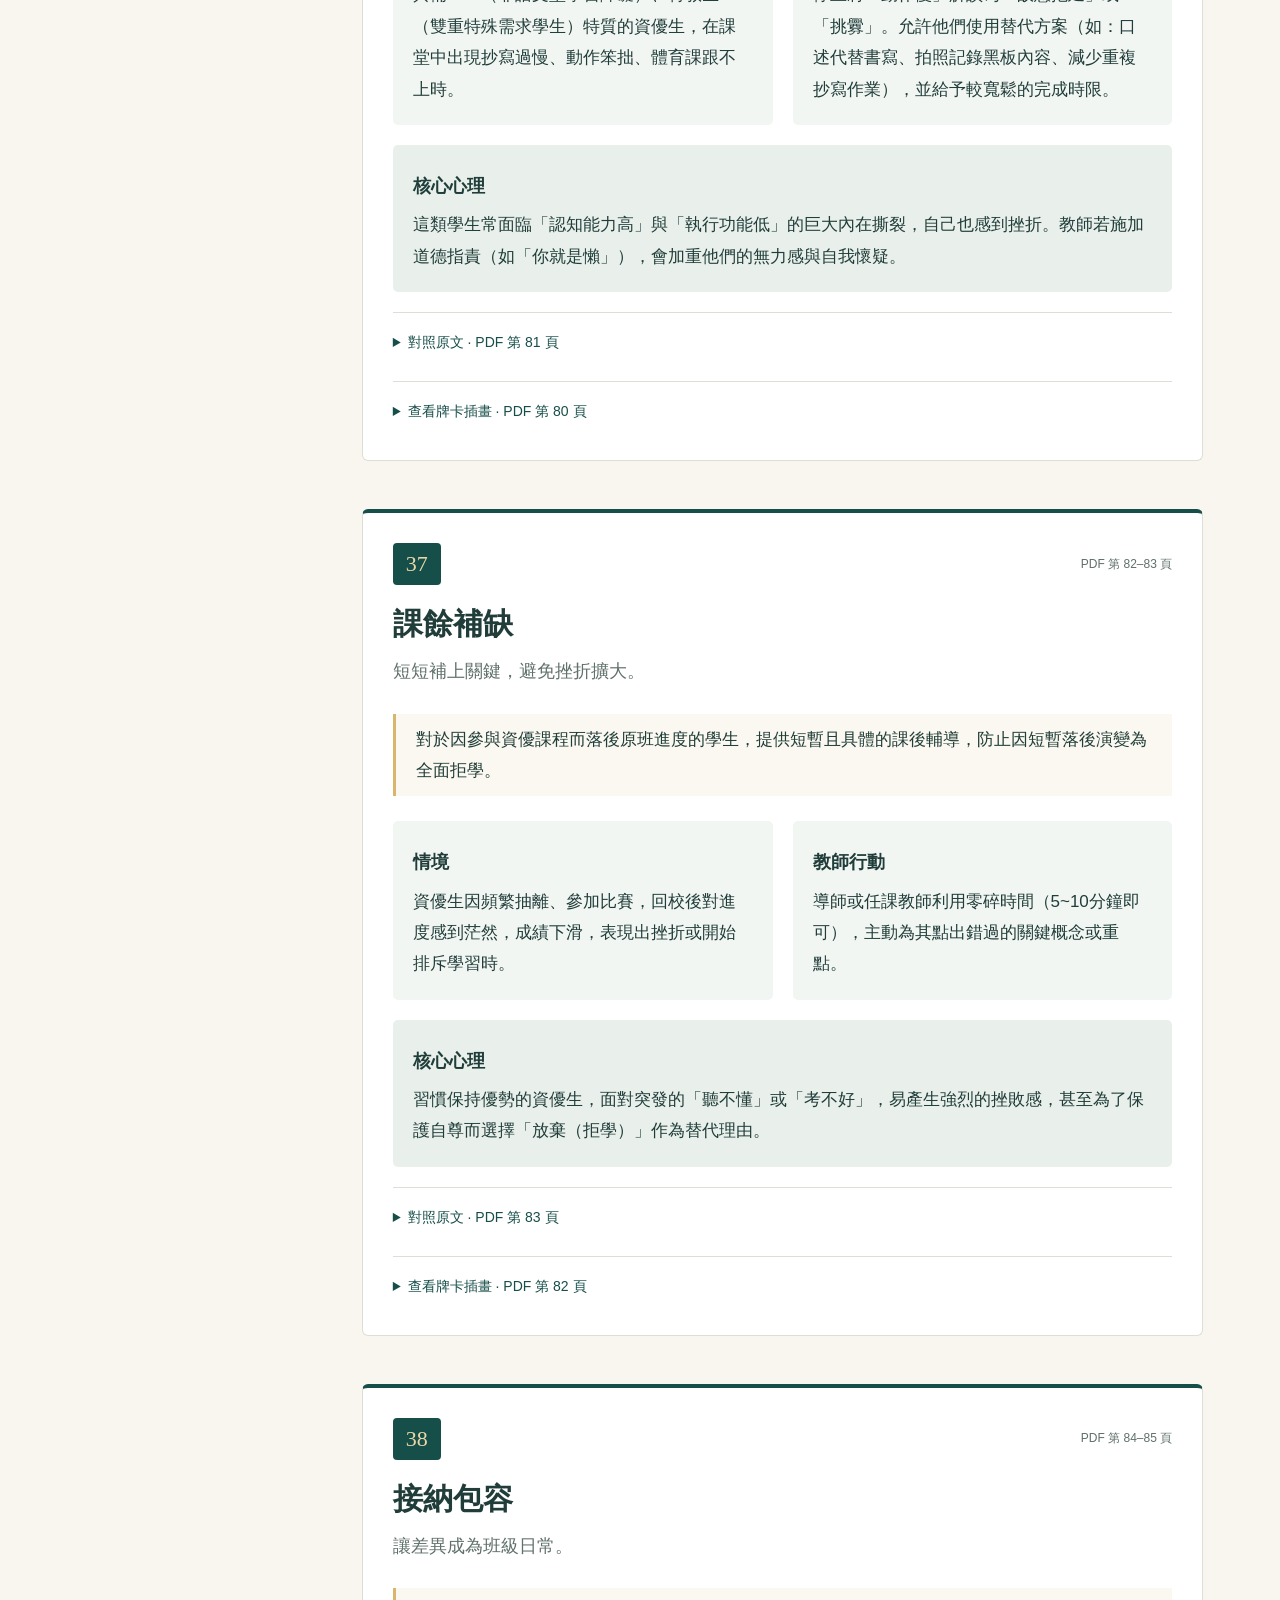
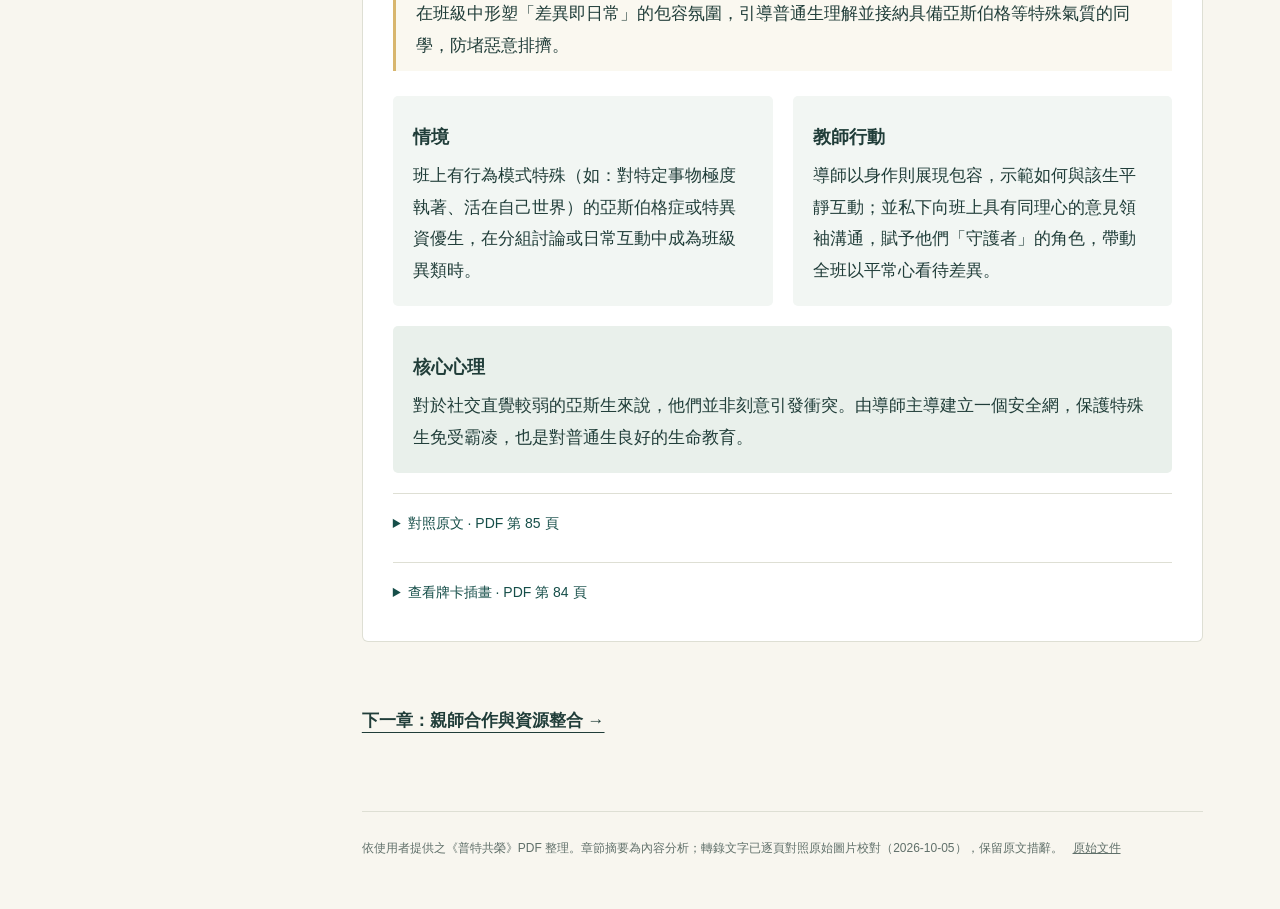
<file: chapter-3.html>
<!doctype html><html lang="zh-Hant"><head><meta charset="utf-8"><meta name="viewport" content="width=device-width,initial-scale=1"><title>班級經營與行為規範｜普特共榮</title><meta name="description" content="普特共榮：資優親師生溝通輔導班級經營實務指南，四大主題與50張策略牌卡的章節閱讀網站。"><link rel="icon" type="image/svg+xml" href="data:image/svg+xml,%3Csvg%20xmlns%3D%22http%3A//www.w3.org/2000/svg%22%20viewBox%3D%220%200%2064%2064%22%3E%3Crect%20width%3D%2264%22%20height%3D%2264%22%20rx%3D%2215%22%20fill%3D%22%23164e49%22/%3E%3Cpath%20d%3D%22M12%2018q10-5%2020%203q10-8%2020-3v29q-10-5-20%202q-10-7-20-2z%22%20fill%3D%22%23ecd7a7%22/%3E%3Cpath%20d%3D%22M32%2021v28%22%20stroke%3D%22%23164e49%22%20stroke-width%3D%223%22/%3E%3C/svg%3E"><link rel="stylesheet" href="style.css"></head><body><a class="skip" href="#main">跳至主要內容</a><header class="mobile"><a href="index.html">普特共榮</a><button type="button" aria-expanded="false" aria-controls="navigation">章節目錄</button></header><aside id="navigation"><a class="brand" href="index.html">普特共榮<span>親師生共好的實務指南</span></a><p class="nav-label">閱讀目錄</p><nav aria-label="章節"><a href="index.html" ><span>00</span>內容總覽</a><a href="guide.html" ><span>01</span>緣起與運用指南</a><a href="chapter-1.html" ><span>02</span>師生溝通與互動技巧</a><a href="chapter-2.html" ><span>03</span>情緒管理與輔導支持</a><a href="chapter-3.html" aria-current="page"><span>04</span>班級經營與行為規範</a><a href="chapter-4.html" ><span>05</span>親師合作與資源整合</a><a href="chapter-5.html" ><span>06</span>緊急策略</a><a href="appendix.html" ><span>07</span>編輯資訊與空白牌卡</a></nav><div class="aside-foot">資優親師生溝通輔導<br>班級經營實務指南<a href="source.pdf">閱讀原始 PDF ↗</a></div></aside><main id="main"><div class="topline"><span>普特融合 · 教育實務</span><span>章節閱讀版</span></div><p class="eyebrow">CHAPTER 03 / 策略 26–38</p><h1>班級經營與行為規範</h1><p class="lead">在共同底線中容納差異</p><div class="chapter-analysis"><strong>本章分析</strong><p>避免把資優身分變成比較或要求。透過去標籤、尊重意願、調整常規及同儕支持，建立有原則、也有彈性的班級生活。</p></div><nav class="card-toc" aria-label="本章牌卡"><a href="#card-26">26 撕除標籤</a><a href="#card-27">27 尊重意願</a><a href="#card-28">28 幕後功臣</a><a href="#card-29">29 彈性物權</a><a href="#card-30">30 轉化積極</a><a href="#card-31">31 避免公審</a><a href="#card-32">32 底線一致</a><a href="#card-33">33 防範孤立</a><a href="#card-34">34 擁抱差異</a><a href="#card-35">35 調整常規</a><a href="#card-36">36 體諒慢板</a><a href="#card-37">37 課餘補缺</a><a href="#card-38">38 接納包容</a></nav><p class="transcription-note">以下文字已逐張對照原頁校對；各牌卡仍可展開「對照原文」。</p><article class="strategy" id="card-26"><div class="card-header"><span class="badge">26</span><span class="micro">PDF 第 60–61 頁</span></div><h2>撕除標籤</h2><p class="tagline">就事論事，不做身分比較。</p><p class="summary-text">學生表現不佳或有不當行為時，在管教時避免使用嘲諷語氣，將資優生與普通生做對立式的比較，保護雙方的自尊。</p><div class="two"><section><h3>情境</h3><p>班級出現成績落差，或是學生表現不佳（如考試成績差、把考卷折成紙飛機玩鬧）時。</p></section><section class="action-text"><h3>教師行動</h3><p>就事論事糾正行為，避免說出「考得比你高的人都能去資優班了」這類話語。</p></section></div><section class="psychology"><h3>核心心理</h3><p>資優生具備極強的自我意識與極高的自尊心，避免公開比較誘發強烈對立，落實普特融合中尊重個體尊嚴的理念。</p></section><details class="scan"><summary>對照原文 · PDF 第 61 頁</summary><a href="pages/page-061.jpg" target="_blank" rel="noopener"><img src="pages/page-061.jpg" alt="PDF 第 61 頁原始掃描頁，完整文字見本頁轉錄或原始文件" loading="lazy" width="1002" height="709"></a></details><details class="scan"><summary>查看牌卡插畫 · PDF 第 60 頁</summary><a href="pages/page-060.jpg" target="_blank" rel="noopener"><img src="pages/page-060.jpg" alt="PDF 第 60 頁原始掃描頁，完整文字見本頁轉錄或原始文件" loading="lazy" width="1002" height="709"></a></details></article><article class="strategy" id="card-27"><div class="card-header"><span class="badge">27</span><span class="micro">PDF 第 62–63 頁</span></div><h2>尊重意願</h2><p class="tagline">資優不是全能，也不是義務參賽。</p><p class="summary-text">破除「資優生即全能」的刻板印象，不強制指派學生參與非其專長或意願的競賽。</p><div class="two"><section><h3>情境</h3><p>學校舉辦特殊專長競賽（如演講、朗讀、科展）或特定才藝比賽，導師在尋求班級代表時。</p></section><section class="action-text"><h3>教師行動</h3><p>詢問意願優先。若學生抗拒且資優班教師評估不適合，導師應坦然接受轉而發掘其他有潛力的普通生。</p></section></div><section class="psychology"><h3>核心心理</h3><p>資優生通常有特定的優勢領域（如數理邏輯、語文演說）。強迫參賽會引發嚴重的表現焦慮與抗拒；尊重意願才能建立穩固的師生互信。</p></section><details class="scan"><summary>對照原文 · PDF 第 63 頁</summary><a href="pages/page-063.jpg" target="_blank" rel="noopener"><img src="pages/page-063.jpg" alt="PDF 第 63 頁原始掃描頁，完整文字見本頁轉錄或原始文件" loading="lazy" width="1002" height="709"></a></details><details class="scan"><summary>查看牌卡插畫 · PDF 第 62 頁</summary><a href="pages/page-062.jpg" target="_blank" rel="noopener"><img src="pages/page-062.jpg" alt="PDF 第 62 頁原始掃描頁，完整文字見本頁轉錄或原始文件" loading="lazy" width="1002" height="709"></a></details></article><article class="strategy" id="card-28"><div class="card-header"><span class="badge">28</span><span class="micro">PDF 第 64–65 頁</span></div><h2>幕後功臣</h2><p class="tagline">不上台，也能有貢獻。</p><p class="summary-text">肯定內斂型或社恐型資優生的特質，提供非展示型的任務，讓他們以自己的節奏融入班級。</p><div class="two"><section><h3>情境</h3><p>班級籌備表演、比賽等需要全員參與的活動，但資優生極度抗拒上台時。</p></section><section class="action-text"><h3>教師行動</h3><p>安排具實質貢獻的幕後任務，例如資料統整、多媒體編輯、燈光音控、製作道具等，並在事後公開肯定其幕後價值。</p></section></div><section class="psychology"><h3>核心心理</h3><p>高敏感資優生面對公眾注視易產生社交恐慌。轉移至幕後既滿足了他們的「勝任感」與對班級的「歸屬感」，同時也守護了他們的安全感。</p></section><details class="scan"><summary>對照原文 · PDF 第 65 頁</summary><a href="pages/page-065.jpg" target="_blank" rel="noopener"><img src="pages/page-065.jpg" alt="PDF 第 65 頁原始掃描頁，完整文字見本頁轉錄或原始文件" loading="lazy" width="1002" height="709"></a></details><details class="scan"><summary>查看牌卡插畫 · PDF 第 64 頁</summary><a href="pages/page-064.jpg" target="_blank" rel="noopener"><img src="pages/page-064.jpg" alt="PDF 第 64 頁原始掃描頁，完整文字見本頁轉錄或原始文件" loading="lazy" width="1002" height="709"></a></details></article><article class="strategy" id="card-29"><div class="card-header"><span class="badge">29</span><span class="micro">PDF 第 66–67 頁</span></div><h2>彈性物權</h2><p class="tagline">界線清楚，焦點才不偏移。</p><p class="summary-text">以明確界線與理性溝通取代強硬侵奪，避免因管教手段引發學生轉移焦點、強烈反抗。</p><div class="two"><section><h3>情境</h3><p>學生在課堂上偷寫資優班作業、做自己的事，或攜帶不合時宜的物品時。</p></section><section class="action-text"><h3>教師行動</h3><p>當下制止，若屢勸不聽可代為保管，但必須明確約定歸還時間（如：「這堂課我先保管，下課來找我拿」），避免產生「沒收且拒絕歸還」的「侵占」誤會。</p></section></div><section class="psychology"><h3>核心心理</h3><p>資優生具備較強的邏輯與權利維護意識。設定期限能讓焦點回歸違規行為本身，不落人口實。</p></section><details class="scan"><summary>對照原文 · PDF 第 67 頁</summary><a href="pages/page-067.jpg" target="_blank" rel="noopener"><img src="pages/page-067.jpg" alt="PDF 第 67 頁原始掃描頁，完整文字見本頁轉錄或原始文件" loading="lazy" width="1002" height="709"></a></details><details class="scan"><summary>查看牌卡插畫 · PDF 第 66 頁</summary><a href="pages/page-066.jpg" target="_blank" rel="noopener"><img src="pages/page-066.jpg" alt="PDF 第 66 頁原始掃描頁，完整文字見本頁轉錄或原始文件" loading="lazy" width="1002" height="709"></a></details></article><article class="strategy" id="card-30"><div class="card-header"><span class="badge">30</span><span class="micro">PDF 第 68–69 頁</span></div><h2>轉化積極</h2><p class="tagline">把競爭心轉成學習力。</p><p class="summary-text">引導具備領導力與強烈企圖心的資優生，將競爭心轉化為欣賞與向同儕學習的行動。</p><div class="two"><section><h3>情境</h3><p>資優生在班上顯得自負，或在非學業領域（如體育課、分組合作）與同學產生摩擦時。</p></section><section class="action-text"><h3>教師行動</h3><p>創造情境，鼓勵資優生主動向同學請教（例如：「你的戰術概念很好，但運球技巧可以多向班上的籃球隊長請教」）。</p></section></div><section class="psychology"><h3>核心心理</h3><p>透過「主動請教」，能打破資優生「我必須全知全能」的認知盲區。這有助於培養資優生的謙遜與社會同理心，促成健康的雙向互動。</p></section><details class="scan"><summary>對照原文 · PDF 第 69 頁</summary><a href="pages/page-069.jpg" target="_blank" rel="noopener"><img src="pages/page-069.jpg" alt="PDF 第 69 頁原始掃描頁，完整文字見本頁轉錄或原始文件" loading="lazy" width="1002" height="709"></a></details><details class="scan"><summary>查看牌卡插畫 · PDF 第 68 頁</summary><a href="pages/page-068.jpg" target="_blank" rel="noopener"><img src="pages/page-068.jpg" alt="PDF 第 68 頁原始掃描頁，完整文字見本頁轉錄或原始文件" loading="lazy" width="1002" height="709"></a></details></article><article class="strategy" id="card-31"><div class="card-header"><span class="badge">31</span><span class="micro">PDF 第 70–71 頁</span></div><h2>避免公審</h2><p class="tagline">談原則，不公開羞辱。</p><p class="summary-text">當學生犯下過失時，避免在群眾面前或網路社群中進行權力壓制式的指責，嚴防引發網路公審與不可逆的名譽傷害。</p><div class="two"><section><h3>情境</h3><p>學生犯下過失、與同學發生摩擦，或違反班規時，以及教師在使用通訊軟體（如LINE群組）或社群平台（如FB、IG）時。</p></section><section class="action-text"><h3>教師行動</h3><p>若需全班宣導，只談事件與原則，不點名批判；避免要求學生在全班面前低頭認錯。嚴禁在網路群組中公開點名學生，或張貼學生的違規照片、對話截圖，以免造成數位足跡的留存。</p></section></div><section class="psychology"><h3>核心心理</h3><p>資優生很重視自尊，公審容易觸發為保全顏面而不認錯、頂嘴等防衛行為。網路公開指責易對學生造成難以抹滅的社會性死亡與心理創傷。</p></section><details class="scan"><summary>對照原文 · PDF 第 71 頁</summary><a href="pages/page-071.jpg" target="_blank" rel="noopener"><img src="pages/page-071.jpg" alt="PDF 第 71 頁原始掃描頁，完整文字見本頁轉錄或原始文件" loading="lazy" width="1002" height="709"></a></details><details class="scan"><summary>查看牌卡插畫 · PDF 第 70 頁</summary><a href="pages/page-070.jpg" target="_blank" rel="noopener"><img src="pages/page-070.jpg" alt="PDF 第 70 頁原始掃描頁，完整文字見本頁轉錄或原始文件" loading="lazy" width="1002" height="709"></a></details></article><article class="strategy" id="card-32"><div class="card-header"><span class="badge">32</span><span class="micro">PDF 第 72–73 頁</span></div><h2>底線一致</h2><p class="tagline">欣賞天賦，也守住基本要求。</p><p class="summary-text">不因資優生身分而放任其對學校課業的敷衍，堅持基礎教育要求的態度與公平性。</p><div class="two"><section><h3>情境</h3><p>資優生對某些科目沒有興趣，作業敷衍了事或拒絕完成時。</p></section><section class="action-text"><h3>教師行動</h3><p>肯定學生在專長領域的優秀，但平靜且堅定地退回不合格的作業，要求補齊至班級基本標準，不帶情緒但也絕不放水。</p></section></div><section class="psychology"><h3>核心心理</h3><p>資優生常以「投資報酬率」來衡量學習，但教育包含責任感的養成。堅持底線能讓他們理解「社會規範不因個人天賦而豁免」，也能維持班級的公平感。</p></section><details class="scan"><summary>對照原文 · PDF 第 73 頁</summary><a href="pages/page-073.jpg" target="_blank" rel="noopener"><img src="pages/page-073.jpg" alt="PDF 第 73 頁原始掃描頁，完整文字見本頁轉錄或原始文件" loading="lazy" width="1002" height="709"></a></details><details class="scan"><summary>查看牌卡插畫 · PDF 第 72 頁</summary><a href="pages/page-072.jpg" target="_blank" rel="noopener"><img src="pages/page-072.jpg" alt="PDF 第 72 頁原始掃描頁，完整文字見本頁轉錄或原始文件" loading="lazy" width="1002" height="709"></a></details></article><article class="strategy" id="card-33"><div class="card-header"><span class="badge">33</span><span class="micro">PDF 第 74–75 頁</span></div><h2>防範孤立</h2><p class="tagline">暗中鋪網，不把保護做成標籤。</p><p class="summary-text">營造包容的班級氛圍，成為缺乏社會化資優生的隱形安全網，以不著痕跡的方式保護他們免受惡意排擠。</p><div class="two"><section><h3>情境</h3><p>遇到不擅判讀社交線索、說話直白的資優生，在分組或互動中處於被邊緣化或遭針對時。</p></section><section class="action-text"><h3>教師行動</h3><p>分組時安插包容度高、成熟度佳的同儕同組，並私下教導該生辨識社交情緒，適時介入化解同儕間的惡意。</p></section></div><section class="psychology"><h3>核心心理</h3><p>部分資優生有「非同步發展」特質（智商極高但社會情緒發展滯後）。他們需要成人的協助學習解讀世界，但要注意檯面上過度保護會讓他們被貼上標籤。</p></section><details class="scan"><summary>對照原文 · PDF 第 75 頁</summary><a href="pages/page-075.jpg" target="_blank" rel="noopener"><img src="pages/page-075.jpg" alt="PDF 第 75 頁原始掃描頁，完整文字見本頁轉錄或原始文件" loading="lazy" width="1002" height="709"></a></details><details class="scan"><summary>查看牌卡插畫 · PDF 第 74 頁</summary><a href="pages/page-074.jpg" target="_blank" rel="noopener"><img src="pages/page-074.jpg" alt="PDF 第 74 頁原始掃描頁，完整文字見本頁轉錄或原始文件" loading="lazy" width="1002" height="709"></a></details></article><article class="strategy" id="card-34"><div class="card-header"><span class="badge">34</span><span class="micro">PDF 第 76–77 頁</span></div><h2>擁抱差異</h2><p class="tagline">弱化光環，建立正常連結。</p><p class="summary-text">淡化班級內「資優」與「普通」的標籤感，給予正確的群體適應觀念，營造人人平等的班級文化。</p><div class="two"><section><h3>情境</h3><p>資優生頻繁抽離上課、活動，以致班上同學對資優生投以異樣眼光時。</p></section><section class="action-text"><h3>教師行動</h3><p>將去資優班上課視為常態的一部分。日常安排打掃、班級公差時一視同仁，並教導資優生不以此作為優越感或不參與班級事務的理由。</p></section></div><section class="psychology"><h3>核心心理</h3><p>過度強調特權或與眾不同，會阻斷資優生與普通生之間的連結，造成對立。弱化光環能幫助他們建立正常同儕關係。</p></section><details class="scan"><summary>對照原文 · PDF 第 77 頁</summary><a href="pages/page-077.jpg" target="_blank" rel="noopener"><img src="pages/page-077.jpg" alt="PDF 第 77 頁原始掃描頁，完整文字見本頁轉錄或原始文件" loading="lazy" width="1002" height="709"></a></details><details class="scan"><summary>查看牌卡插畫 · PDF 第 76 頁</summary><a href="pages/page-076.jpg" target="_blank" rel="noopener"><img src="pages/page-076.jpg" alt="PDF 第 76 頁原始掃描頁，完整文字見本頁轉錄或原始文件" loading="lazy" width="1002" height="709"></a></details></article><article class="strategy" id="card-35"><div class="card-header"><span class="badge">35</span><span class="micro">PDF 第 78–79 頁</span></div><h2>調整常規</h2><p class="tagline">有理有據，就給制度內微調。</p><p class="summary-text">面對資優生的質疑，只要理由具備邏輯且不損害班級公平，可給予制度內的微調空間。</p><div class="two"><section><h3>情境</h3><p>資優生對某些繁瑣的班級常規（如重複的機械性抄寫、僵化的格式規定）感到反感，並提出有理有據的反駁時。</p></section><section class="action-text"><h3>教師行動</h3><p>傾聽其背後的邏輯。若確實合理，可採取「契約制」。</p></section></div><section class="psychology"><h3>核心心理</h3><p>資優生需要「意義感」與「邏輯說服」，權威式的「規定」只會引發無止境的爭執。在守住公平原則下給予彈性建立「成熟的溝通與協調」。</p></section><details class="scan"><summary>對照原文 · PDF 第 79 頁</summary><a href="pages/page-079.jpg" target="_blank" rel="noopener"><img src="pages/page-079.jpg" alt="PDF 第 79 頁原始掃描頁，完整文字見本頁轉錄或原始文件" loading="lazy" width="1002" height="709"></a></details><details class="scan"><summary>查看牌卡插畫 · PDF 第 78 頁</summary><a href="pages/page-078.jpg" target="_blank" rel="noopener"><img src="pages/page-078.jpg" alt="PDF 第 78 頁原始掃描頁，完整文字見本頁轉錄或原始文件" loading="lazy" width="1002" height="709"></a></details></article><article class="strategy" id="card-36"><div class="card-header"><span class="badge">36</span><span class="micro">PDF 第 80–81 頁</span></div><h2>體諒慢板</h2><p class="tagline">慢不是挑釁，可能是發展落差。</p><p class="summary-text">認知到部分資優生在動作技能上的困難並非態度問題，而是神經心理發展的落差，給予合理的容錯空間與時間彈性。</p><div class="two"><section><h3>情境</h3><p>具備NLD（非語文型學習障礙）、特教生（雙重特殊需求學生）特質的資優生，在課堂中出現抄寫過慢、動作笨拙、體育課跟不上時。</p></section><section class="action-text"><h3>教師行動</h3><p>停止將「動作慢」解讀為「故意拖延」或「挑釁」。允許他們使用替代方案（如：口述代替書寫、拍照記錄黑板內容、減少重複抄寫作業），並給予較寬鬆的完成時限。</p></section></div><section class="psychology"><h3>核心心理</h3><p>這類學生常面臨「認知能力高」與「執行功能低」的巨大內在撕裂，自己也感到挫折。教師若施加道德指責（如「你就是懶」），會加重他們的無力感與自我懷疑。</p></section><details class="scan"><summary>對照原文 · PDF 第 81 頁</summary><a href="pages/page-081.jpg" target="_blank" rel="noopener"><img src="pages/page-081.jpg" alt="PDF 第 81 頁原始掃描頁，完整文字見本頁轉錄或原始文件" loading="lazy" width="1002" height="709"></a></details><details class="scan"><summary>查看牌卡插畫 · PDF 第 80 頁</summary><a href="pages/page-080.jpg" target="_blank" rel="noopener"><img src="pages/page-080.jpg" alt="PDF 第 80 頁原始掃描頁，完整文字見本頁轉錄或原始文件" loading="lazy" width="1002" height="709"></a></details></article><article class="strategy" id="card-37"><div class="card-header"><span class="badge">37</span><span class="micro">PDF 第 82–83 頁</span></div><h2>課餘補缺</h2><p class="tagline">短短補上關鍵，避免挫折擴大。</p><p class="summary-text">對於因參與資優課程而落後原班進度的學生，提供短暫且具體的課後輔導，防止因短暫落後演變為全面拒學。</p><div class="two"><section><h3>情境</h3><p>資優生因頻繁抽離、參加比賽，回校後對進度感到茫然，成績下滑，表現出挫折或開始排斥學習時。</p></section><section class="action-text"><h3>教師行動</h3><p>導師或任課教師利用零碎時間（5~10分鐘即可），主動為其點出錯過的關鍵概念或重點。</p></section></div><section class="psychology"><h3>核心心理</h3><p>習慣保持優勢的資優生，面對突發的「聽不懂」或「考不好」，易產生強烈的挫敗感，甚至為了保護自尊而選擇「放棄（拒學）」作為替代理由。</p></section><details class="scan"><summary>對照原文 · PDF 第 83 頁</summary><a href="pages/page-083.jpg" target="_blank" rel="noopener"><img src="pages/page-083.jpg" alt="PDF 第 83 頁原始掃描頁，完整文字見本頁轉錄或原始文件" loading="lazy" width="1002" height="709"></a></details><details class="scan"><summary>查看牌卡插畫 · PDF 第 82 頁</summary><a href="pages/page-082.jpg" target="_blank" rel="noopener"><img src="pages/page-082.jpg" alt="PDF 第 82 頁原始掃描頁，完整文字見本頁轉錄或原始文件" loading="lazy" width="1002" height="709"></a></details></article><article class="strategy" id="card-38"><div class="card-header"><span class="badge">38</span><span class="micro">PDF 第 84–85 頁</span></div><h2>接納包容</h2><p class="tagline">讓差異成為班級日常。</p><p class="summary-text">在班級中形塑「差異即日常」的包容氛圍，引導普通生理解並接納具備亞斯伯格等特殊氣質的同學，防堵惡意排擠。</p><div class="two"><section><h3>情境</h3><p>班上有行為模式特殊（如：對特定事物極度執著、活在自己世界）的亞斯伯格症或特異資優生，在分組討論或日常互動中成為班級異類時。</p></section><section class="action-text"><h3>教師行動</h3><p>導師以身作則展現包容，示範如何與該生平靜互動；並私下向班上具有同理心的意見領袖溝通，賦予他們「守護者」的角色，帶動全班以平常心看待差異。</p></section></div><section class="psychology"><h3>核心心理</h3><p>對於社交直覺較弱的亞斯生來說，他們並非刻意引發衝突。由導師主導建立一個安全網，保護特殊生免受霸凌，也是對普通生良好的生命教育。</p></section><details class="scan"><summary>對照原文 · PDF 第 85 頁</summary><a href="pages/page-085.jpg" target="_blank" rel="noopener"><img src="pages/page-085.jpg" alt="PDF 第 85 頁原始掃描頁，完整文字見本頁轉錄或原始文件" loading="lazy" width="1002" height="709"></a></details><details class="scan"><summary>查看牌卡插畫 · PDF 第 84 頁</summary><a href="pages/page-084.jpg" target="_blank" rel="noopener"><img src="pages/page-084.jpg" alt="PDF 第 84 頁原始掃描頁，完整文字見本頁轉錄或原始文件" loading="lazy" width="1002" height="709"></a></details></article><a class="text-link" href="chapter-4.html">下一章：親師合作與資源整合 →</a><footer>依使用者提供之《普特共榮》PDF 整理。章節摘要為內容分析；轉錄文字已逐頁對照原始圖片校對（2026-10-05），保留原文措辭。<a href="source.pdf">原始文件</a></footer></main><script src="site.js"></script></body></html>
</file>
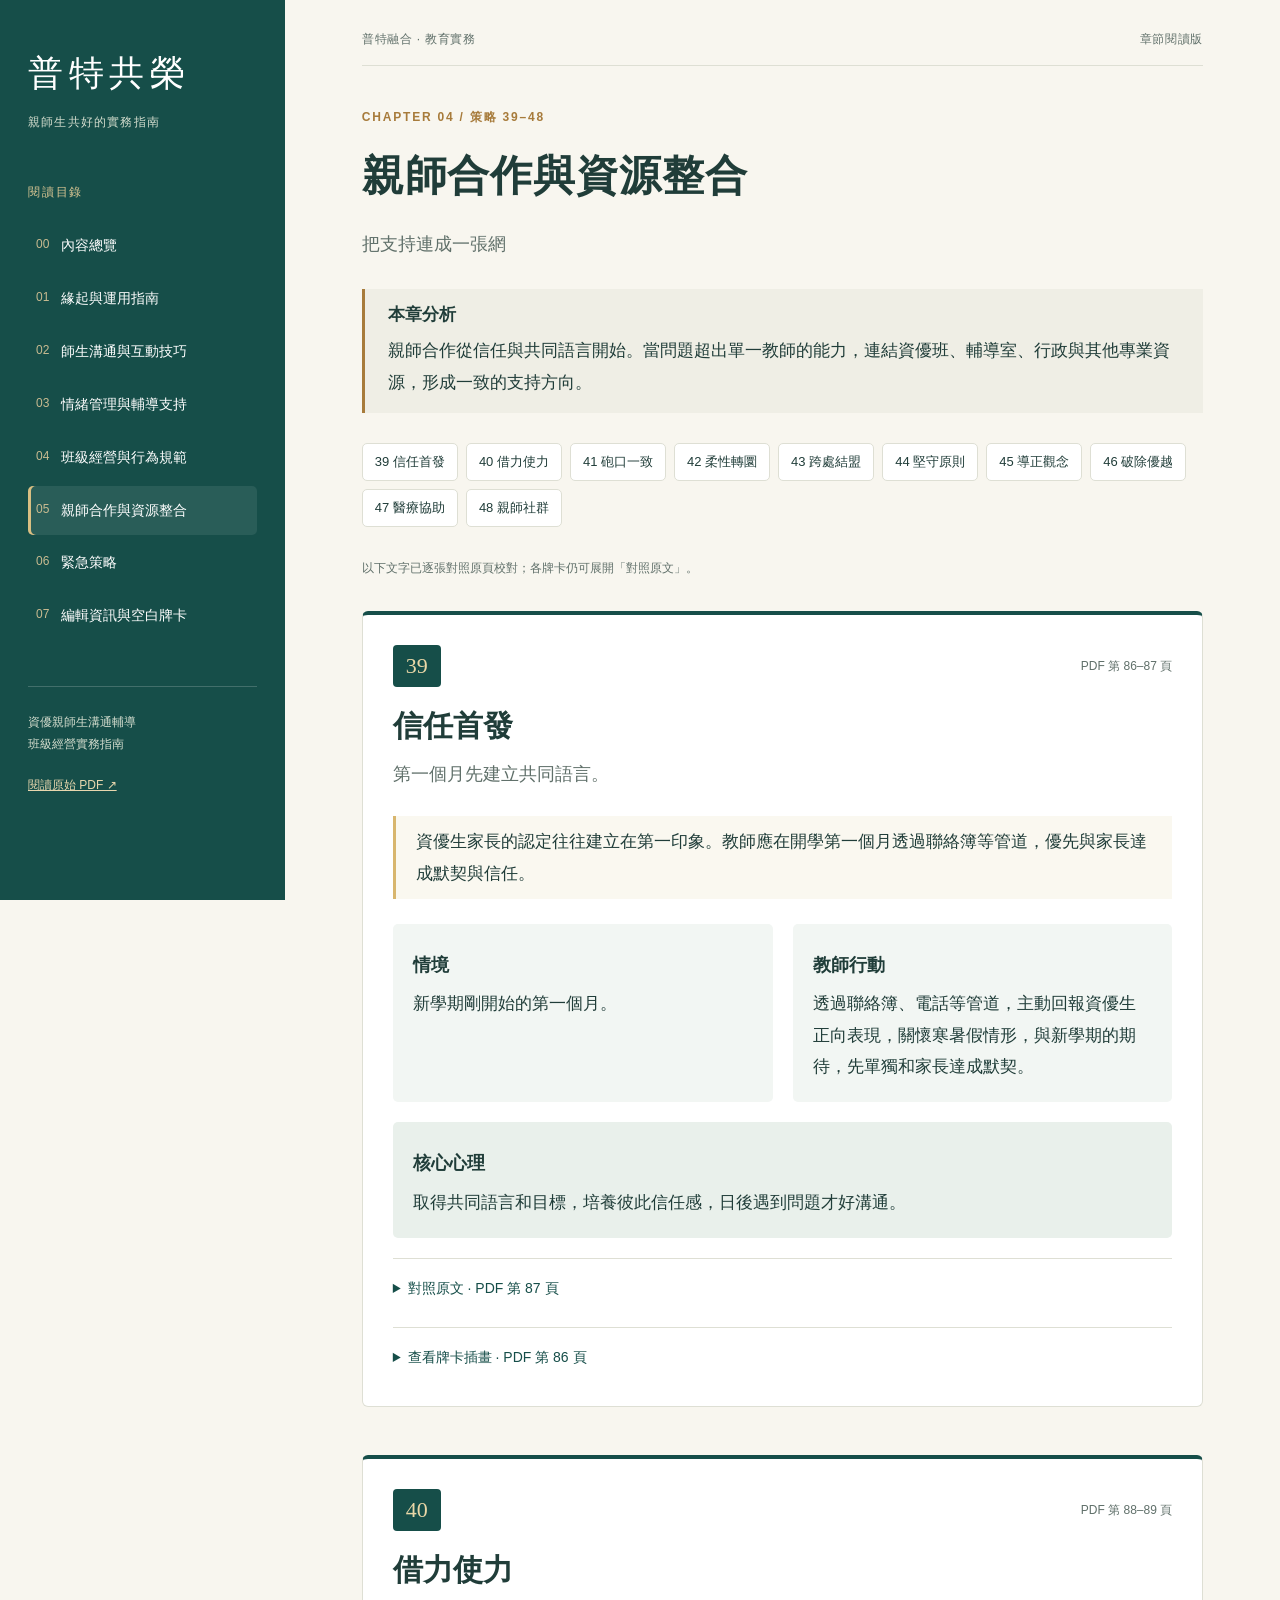
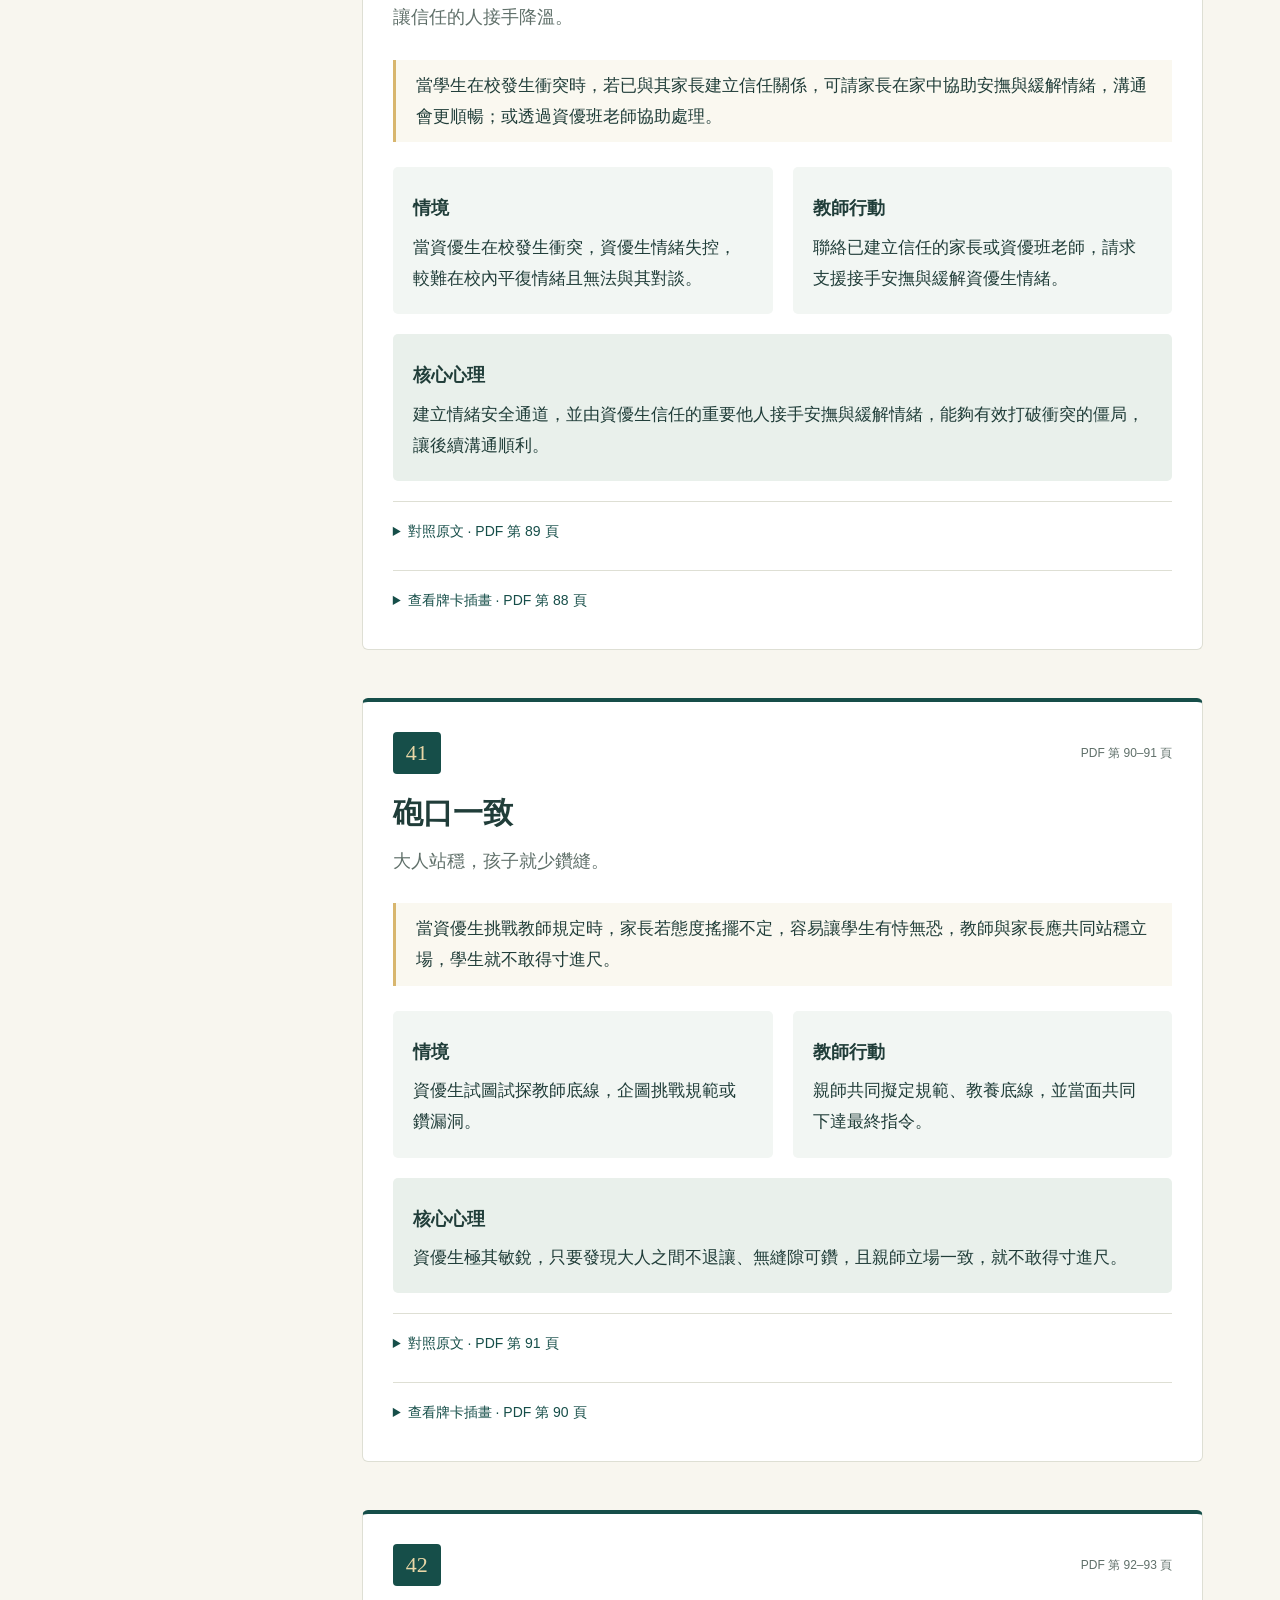
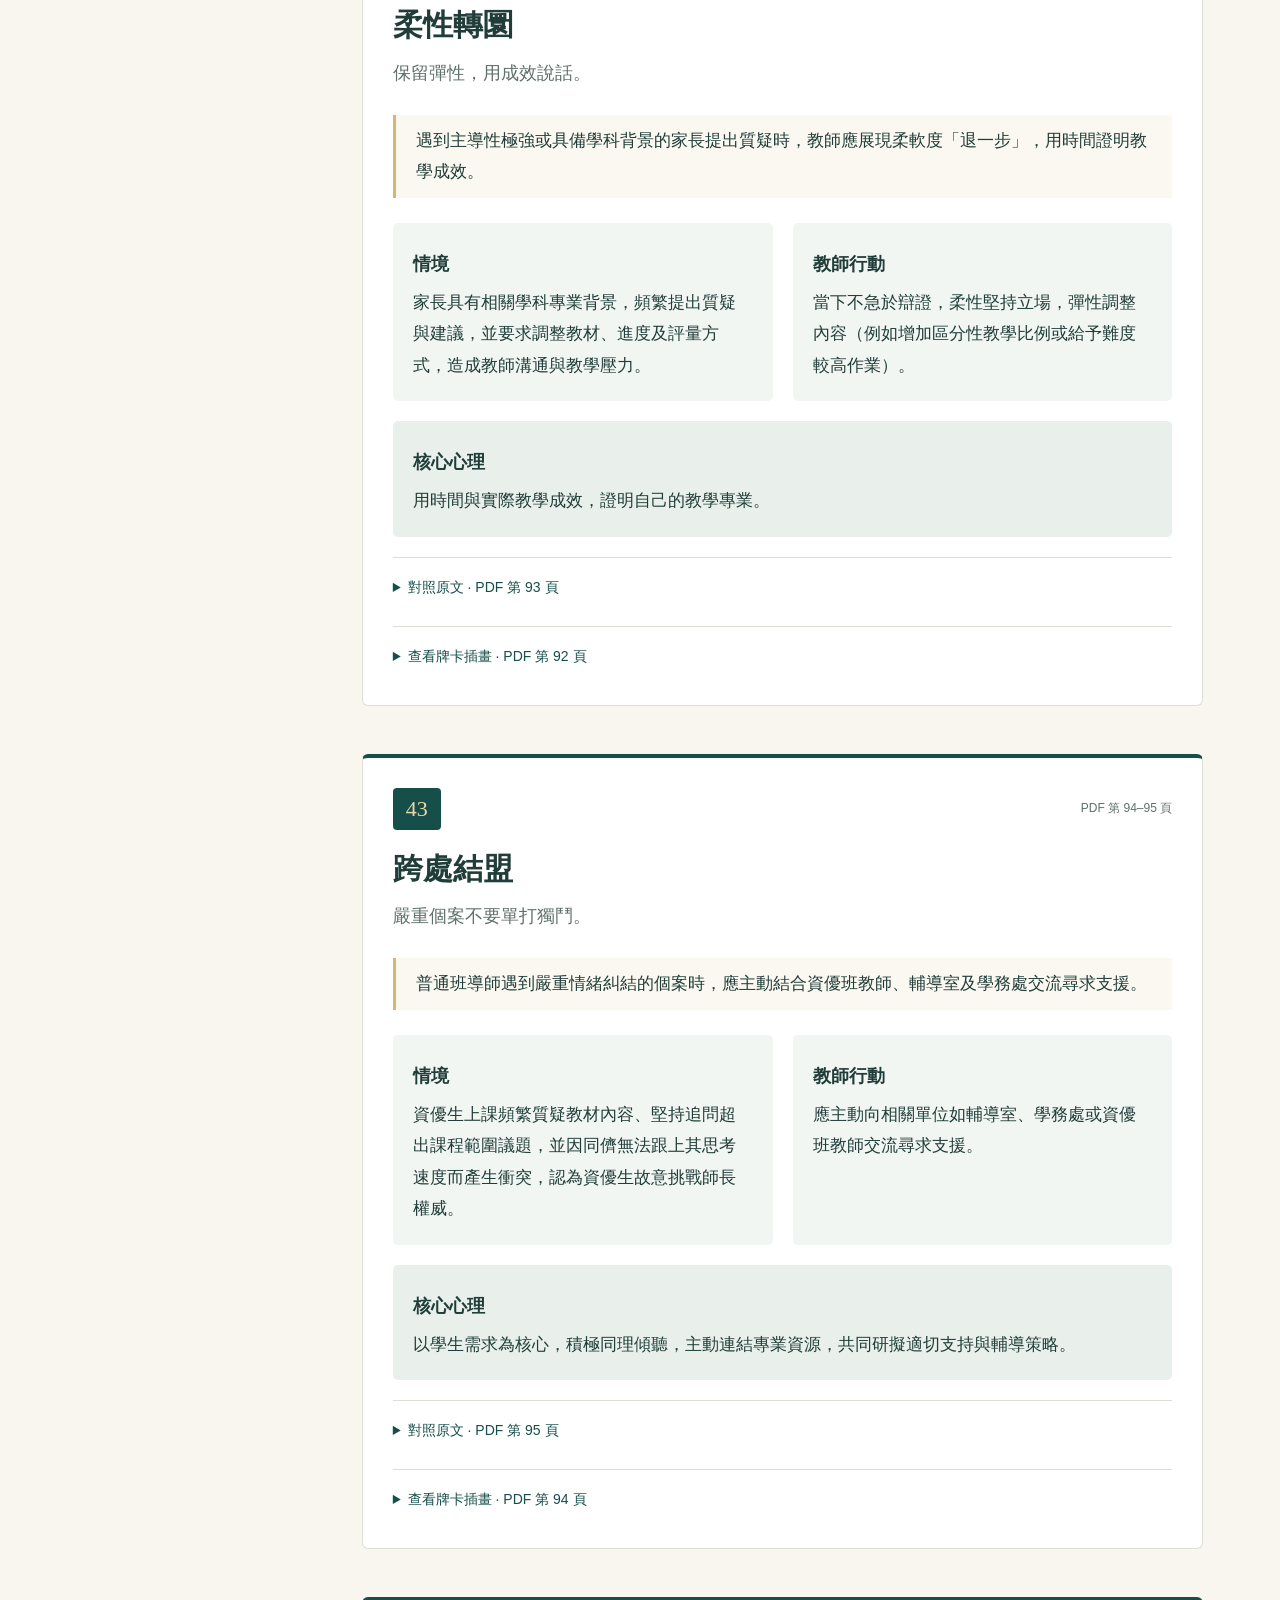
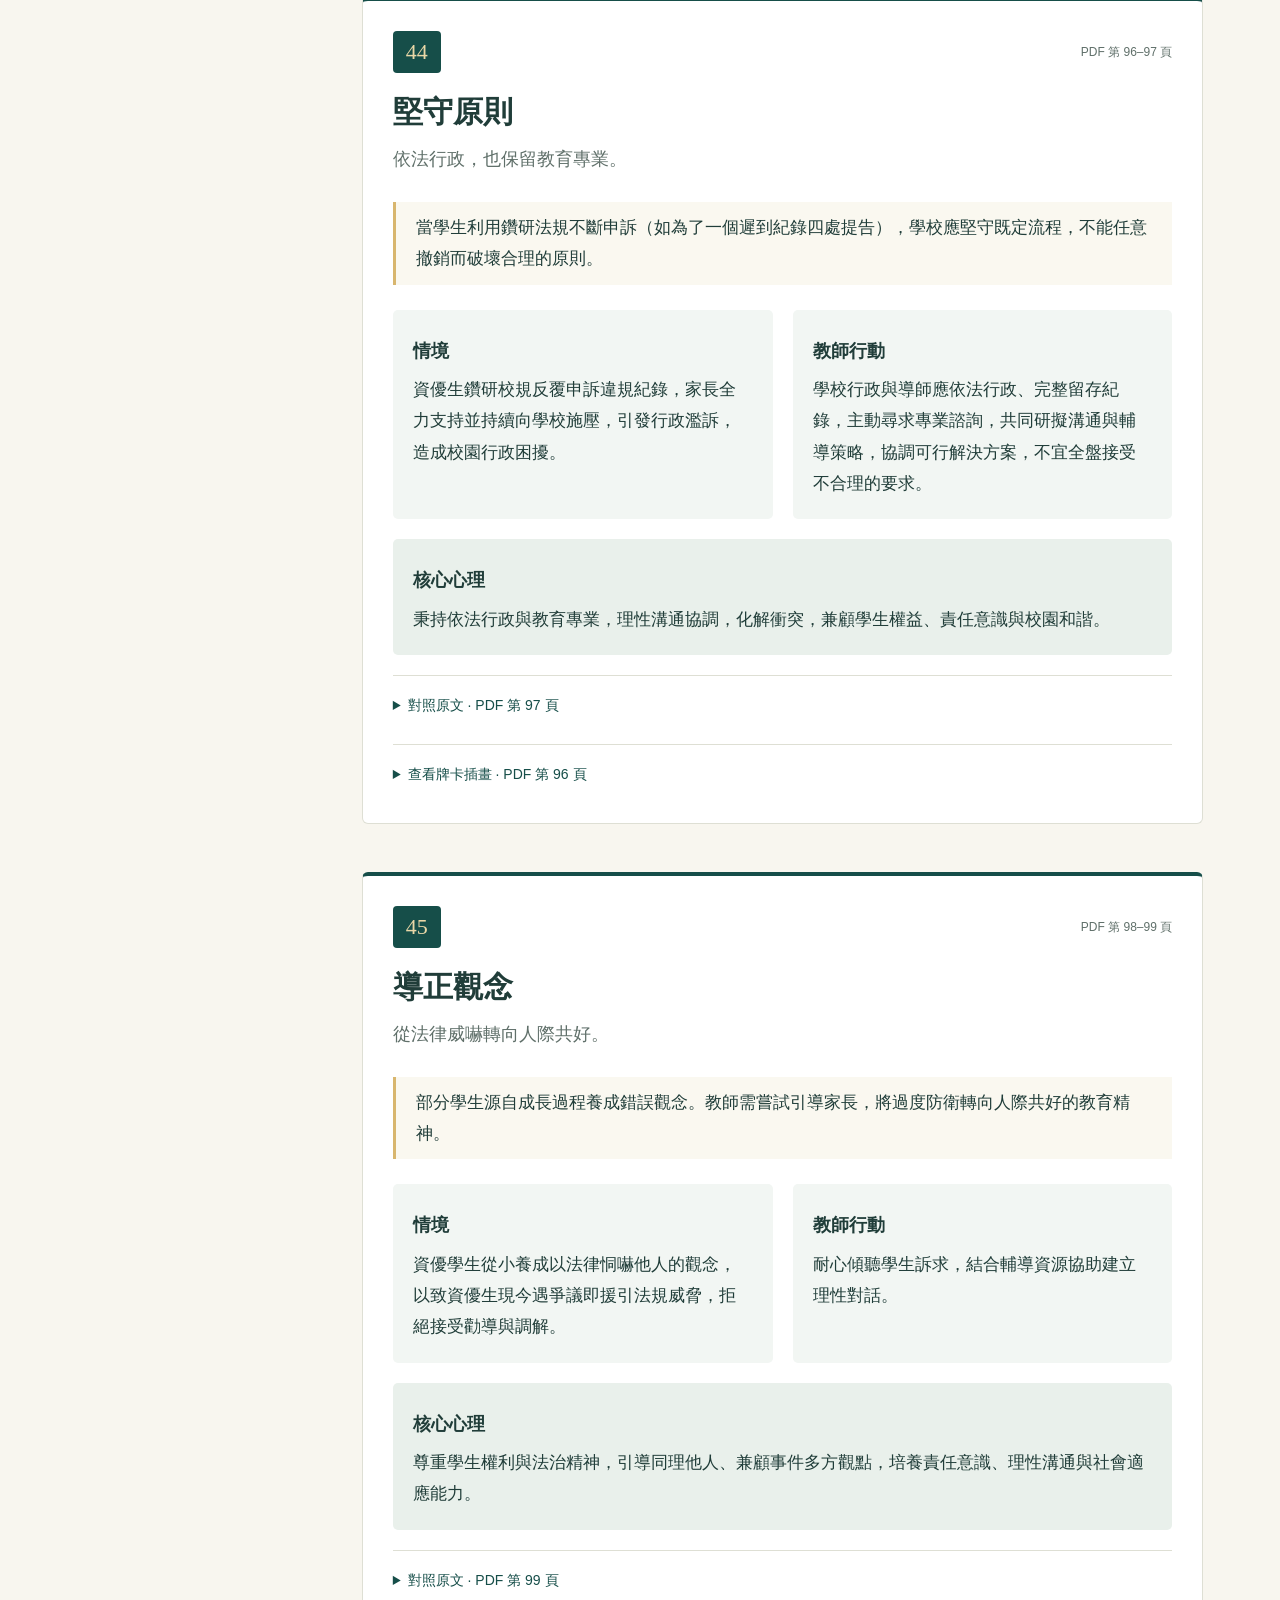
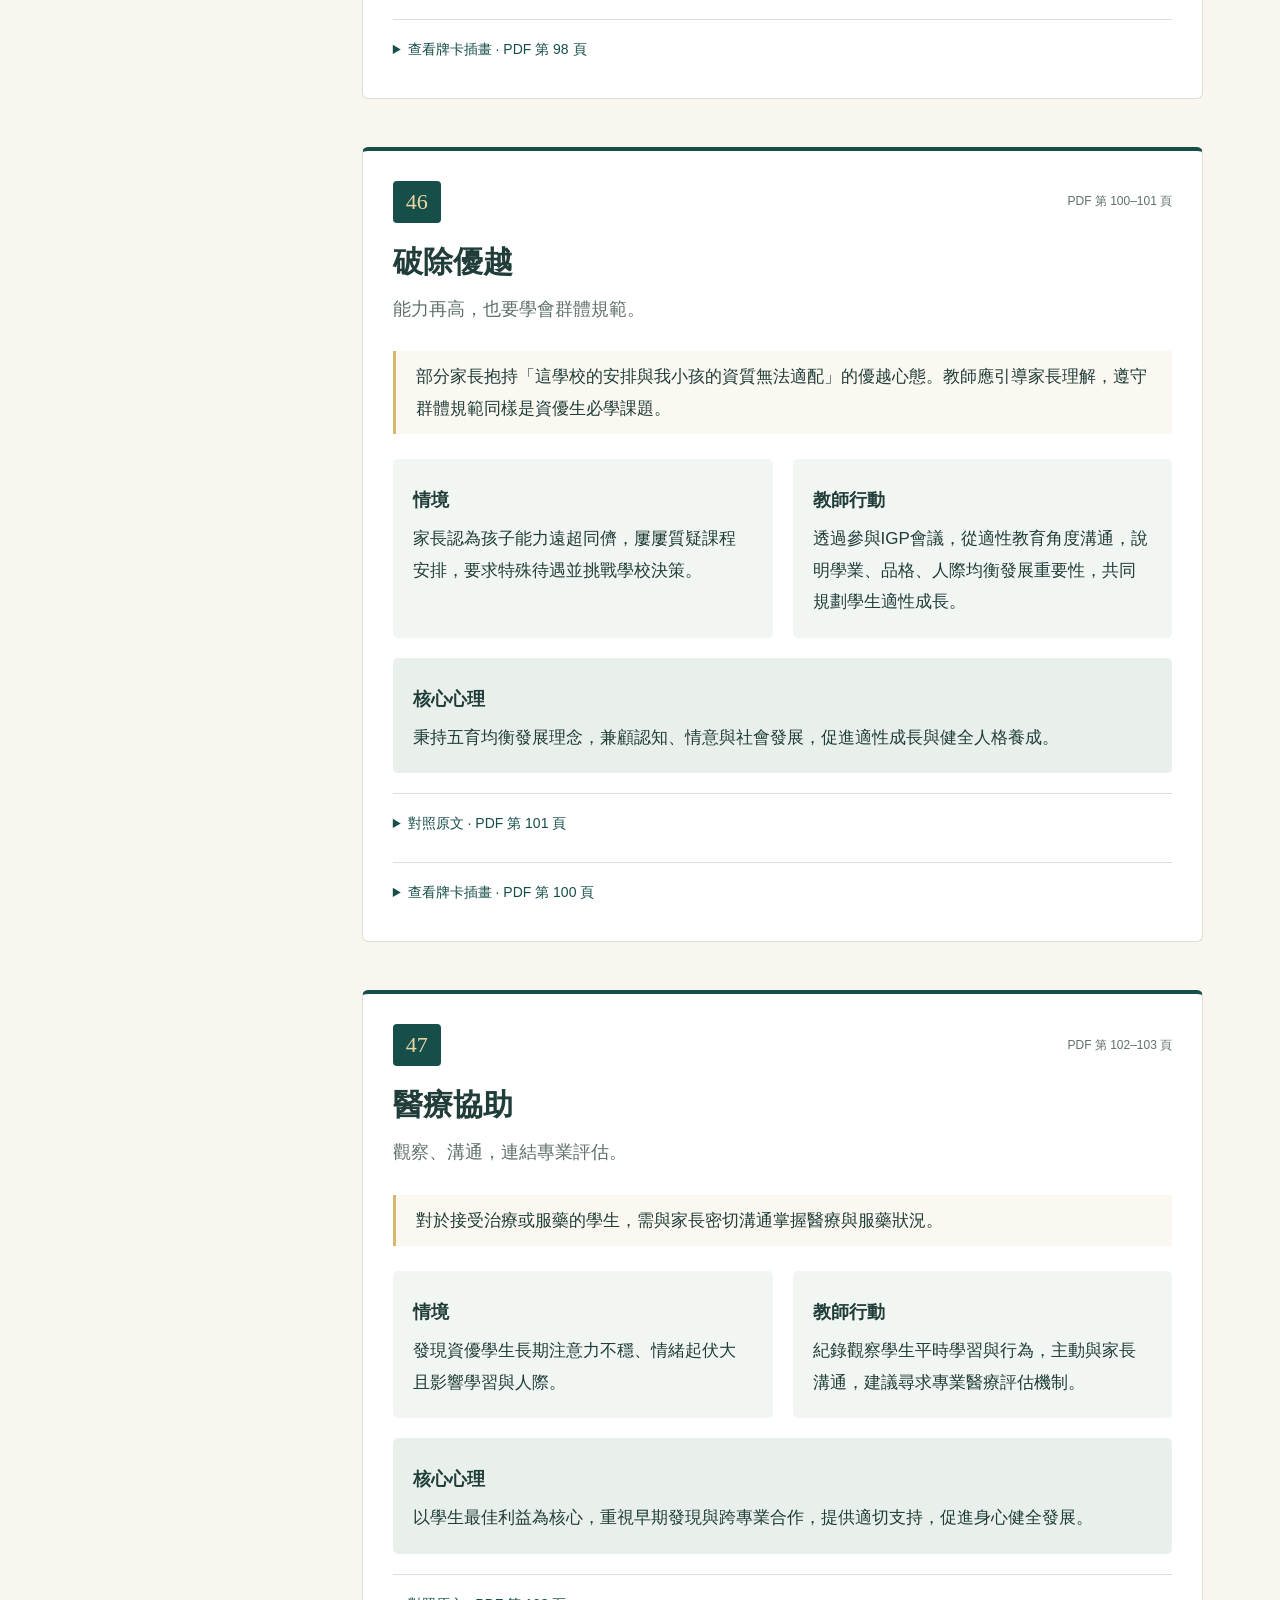
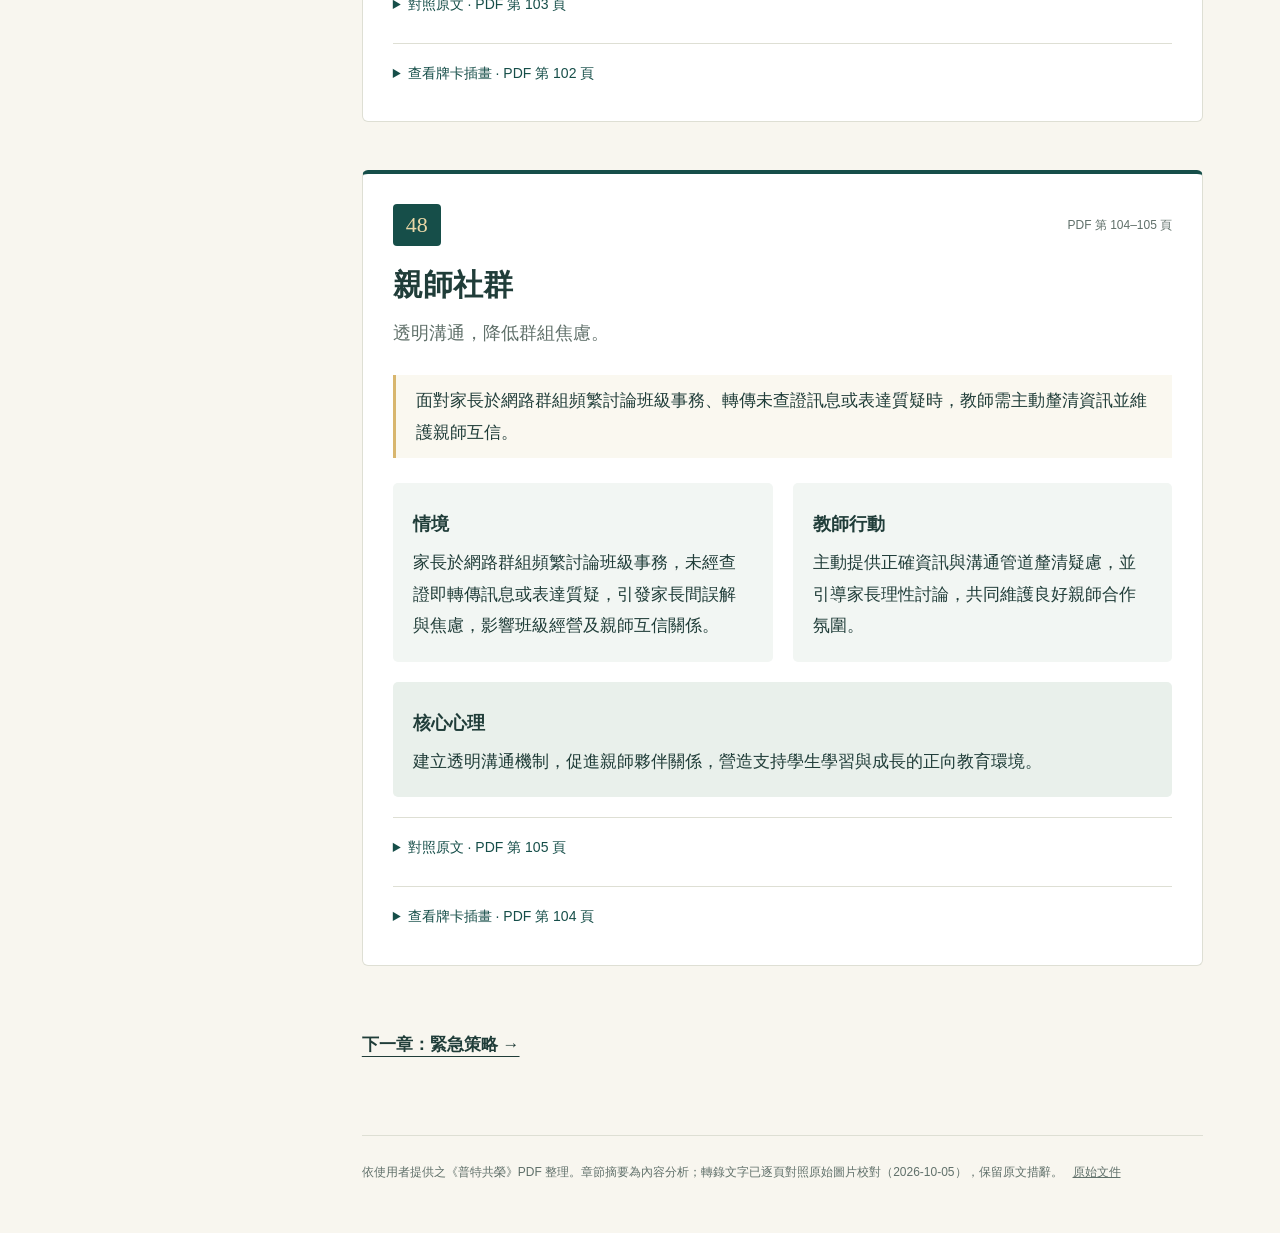
<file: chapter-4.html>
<!doctype html><html lang="zh-Hant"><head><meta charset="utf-8"><meta name="viewport" content="width=device-width,initial-scale=1"><title>親師合作與資源整合｜普特共榮</title><meta name="description" content="普特共榮：資優親師生溝通輔導班級經營實務指南，四大主題與50張策略牌卡的章節閱讀網站。"><link rel="icon" type="image/svg+xml" href="data:image/svg+xml,%3Csvg%20xmlns%3D%22http%3A//www.w3.org/2000/svg%22%20viewBox%3D%220%200%2064%2064%22%3E%3Crect%20width%3D%2264%22%20height%3D%2264%22%20rx%3D%2215%22%20fill%3D%22%23164e49%22/%3E%3Cpath%20d%3D%22M12%2018q10-5%2020%203q10-8%2020-3v29q-10-5-20%202q-10-7-20-2z%22%20fill%3D%22%23ecd7a7%22/%3E%3Cpath%20d%3D%22M32%2021v28%22%20stroke%3D%22%23164e49%22%20stroke-width%3D%223%22/%3E%3C/svg%3E"><link rel="stylesheet" href="style.css"></head><body><a class="skip" href="#main">跳至主要內容</a><header class="mobile"><a href="index.html">普特共榮</a><button type="button" aria-expanded="false" aria-controls="navigation">章節目錄</button></header><aside id="navigation"><a class="brand" href="index.html">普特共榮<span>親師生共好的實務指南</span></a><p class="nav-label">閱讀目錄</p><nav aria-label="章節"><a href="index.html" ><span>00</span>內容總覽</a><a href="guide.html" ><span>01</span>緣起與運用指南</a><a href="chapter-1.html" ><span>02</span>師生溝通與互動技巧</a><a href="chapter-2.html" ><span>03</span>情緒管理與輔導支持</a><a href="chapter-3.html" ><span>04</span>班級經營與行為規範</a><a href="chapter-4.html" aria-current="page"><span>05</span>親師合作與資源整合</a><a href="chapter-5.html" ><span>06</span>緊急策略</a><a href="appendix.html" ><span>07</span>編輯資訊與空白牌卡</a></nav><div class="aside-foot">資優親師生溝通輔導<br>班級經營實務指南<a href="source.pdf">閱讀原始 PDF ↗</a></div></aside><main id="main"><div class="topline"><span>普特融合 · 教育實務</span><span>章節閱讀版</span></div><p class="eyebrow">CHAPTER 04 / 策略 39–48</p><h1>親師合作與資源整合</h1><p class="lead">把支持連成一張網</p><div class="chapter-analysis"><strong>本章分析</strong><p>親師合作從信任與共同語言開始。當問題超出單一教師的能力，連結資優班、輔導室、行政與其他專業資源，形成一致的支持方向。</p></div><nav class="card-toc" aria-label="本章牌卡"><a href="#card-39">39 信任首發</a><a href="#card-40">40 借力使力</a><a href="#card-41">41 砲口一致</a><a href="#card-42">42 柔性轉圜</a><a href="#card-43">43 跨處結盟</a><a href="#card-44">44 堅守原則</a><a href="#card-45">45 導正觀念</a><a href="#card-46">46 破除優越</a><a href="#card-47">47 醫療協助</a><a href="#card-48">48 親師社群</a></nav><p class="transcription-note">以下文字已逐張對照原頁校對；各牌卡仍可展開「對照原文」。</p><article class="strategy" id="card-39"><div class="card-header"><span class="badge">39</span><span class="micro">PDF 第 86–87 頁</span></div><h2>信任首發</h2><p class="tagline">第一個月先建立共同語言。</p><p class="summary-text">資優生家長的認定往往建立在第一印象。教師應在開學第一個月透過聯絡簿等管道，優先與家長達成默契與信任。</p><div class="two"><section><h3>情境</h3><p>新學期剛開始的第一個月。</p></section><section class="action-text"><h3>教師行動</h3><p>透過聯絡簿、電話等管道，主動回報資優生正向表現，關懷寒暑假情形，與新學期的期待，先單獨和家長達成默契。</p></section></div><section class="psychology"><h3>核心心理</h3><p>取得共同語言和目標，培養彼此信任感，日後遇到問題才好溝通。</p></section><details class="scan"><summary>對照原文 · PDF 第 87 頁</summary><a href="pages/page-087.jpg" target="_blank" rel="noopener"><img src="pages/page-087.jpg" alt="PDF 第 87 頁原始掃描頁，完整文字見本頁轉錄或原始文件" loading="lazy" width="1002" height="709"></a></details><details class="scan"><summary>查看牌卡插畫 · PDF 第 86 頁</summary><a href="pages/page-086.jpg" target="_blank" rel="noopener"><img src="pages/page-086.jpg" alt="PDF 第 86 頁原始掃描頁，完整文字見本頁轉錄或原始文件" loading="lazy" width="1002" height="709"></a></details></article><article class="strategy" id="card-40"><div class="card-header"><span class="badge">40</span><span class="micro">PDF 第 88–89 頁</span></div><h2>借力使力</h2><p class="tagline">讓信任的人接手降溫。</p><p class="summary-text">當學生在校發生衝突時，若已與其家長建立信任關係，可請家長在家中協助安撫與緩解情緒，溝通會更順暢；或透過資優班老師協助處理。</p><div class="two"><section><h3>情境</h3><p>當資優生在校發生衝突，資優生情緒失控，較難在校內平復情緒且無法與其對談。</p></section><section class="action-text"><h3>教師行動</h3><p>聯絡已建立信任的家長或資優班老師，請求支援接手安撫與緩解資優生情緒。</p></section></div><section class="psychology"><h3>核心心理</h3><p>建立情緒安全通道，並由資優生信任的重要他人接手安撫與緩解情緒，能夠有效打破衝突的僵局，讓後續溝通順利。</p></section><details class="scan"><summary>對照原文 · PDF 第 89 頁</summary><a href="pages/page-089.jpg" target="_blank" rel="noopener"><img src="pages/page-089.jpg" alt="PDF 第 89 頁原始掃描頁，完整文字見本頁轉錄或原始文件" loading="lazy" width="1002" height="709"></a></details><details class="scan"><summary>查看牌卡插畫 · PDF 第 88 頁</summary><a href="pages/page-088.jpg" target="_blank" rel="noopener"><img src="pages/page-088.jpg" alt="PDF 第 88 頁原始掃描頁，完整文字見本頁轉錄或原始文件" loading="lazy" width="1002" height="709"></a></details></article><article class="strategy" id="card-41"><div class="card-header"><span class="badge">41</span><span class="micro">PDF 第 90–91 頁</span></div><h2>砲口一致</h2><p class="tagline">大人站穩，孩子就少鑽縫。</p><p class="summary-text">當資優生挑戰教師規定時，家長若態度搖擺不定，容易讓學生有恃無恐，教師與家長應共同站穩立場，學生就不敢得寸進尺。</p><div class="two"><section><h3>情境</h3><p>資優生試圖試探教師底線，企圖挑戰規範或鑽漏洞。</p></section><section class="action-text"><h3>教師行動</h3><p>親師共同擬定規範、教養底線，並當面共同下達最終指令。</p></section></div><section class="psychology"><h3>核心心理</h3><p>資優生極其敏銳，只要發現大人之間不退讓、無縫隙可鑽，且親師立場一致，就不敢得寸進尺。</p></section><details class="scan"><summary>對照原文 · PDF 第 91 頁</summary><a href="pages/page-091.jpg" target="_blank" rel="noopener"><img src="pages/page-091.jpg" alt="PDF 第 91 頁原始掃描頁，完整文字見本頁轉錄或原始文件" loading="lazy" width="1002" height="709"></a></details><details class="scan"><summary>查看牌卡插畫 · PDF 第 90 頁</summary><a href="pages/page-090.jpg" target="_blank" rel="noopener"><img src="pages/page-090.jpg" alt="PDF 第 90 頁原始掃描頁，完整文字見本頁轉錄或原始文件" loading="lazy" width="1002" height="709"></a></details></article><article class="strategy" id="card-42"><div class="card-header"><span class="badge">42</span><span class="micro">PDF 第 92–93 頁</span></div><h2>柔性轉圜</h2><p class="tagline">保留彈性，用成效說話。</p><p class="summary-text">遇到主導性極強或具備學科背景的家長提出質疑時，教師應展現柔軟度「退一步」，用時間證明教學成效。</p><div class="two"><section><h3>情境</h3><p>家長具有相關學科專業背景，頻繁提出質疑與建議，並要求調整教材、進度及評量方式，造成教師溝通與教學壓力。</p></section><section class="action-text"><h3>教師行動</h3><p>當下不急於辯證，柔性堅持立場，彈性調整內容（例如增加區分性教學比例或給予難度較高作業）。</p></section></div><section class="psychology"><h3>核心心理</h3><p>用時間與實際教學成效，證明自己的教學專業。</p></section><details class="scan"><summary>對照原文 · PDF 第 93 頁</summary><a href="pages/page-093.jpg" target="_blank" rel="noopener"><img src="pages/page-093.jpg" alt="PDF 第 93 頁原始掃描頁，完整文字見本頁轉錄或原始文件" loading="lazy" width="1002" height="709"></a></details><details class="scan"><summary>查看牌卡插畫 · PDF 第 92 頁</summary><a href="pages/page-092.jpg" target="_blank" rel="noopener"><img src="pages/page-092.jpg" alt="PDF 第 92 頁原始掃描頁，完整文字見本頁轉錄或原始文件" loading="lazy" width="1002" height="709"></a></details></article><article class="strategy" id="card-43"><div class="card-header"><span class="badge">43</span><span class="micro">PDF 第 94–95 頁</span></div><h2>跨處結盟</h2><p class="tagline">嚴重個案不要單打獨鬥。</p><p class="summary-text">普通班導師遇到嚴重情緒糾結的個案時，應主動結合資優班教師、輔導室及學務處交流尋求支援。</p><div class="two"><section><h3>情境</h3><p>資優生上課頻繁質疑教材內容、堅持追問超出課程範圍議題，並因同儕無法跟上其思考速度而產生衝突，認為資優生故意挑戰師長權威。</p></section><section class="action-text"><h3>教師行動</h3><p>應主動向相關單位如輔導室、學務處或資優班教師交流尋求支援。</p></section></div><section class="psychology"><h3>核心心理</h3><p>以學生需求為核心，積極同理傾聽，主動連結專業資源，共同研擬適切支持與輔導策略。</p></section><details class="scan"><summary>對照原文 · PDF 第 95 頁</summary><a href="pages/page-095.jpg" target="_blank" rel="noopener"><img src="pages/page-095.jpg" alt="PDF 第 95 頁原始掃描頁，完整文字見本頁轉錄或原始文件" loading="lazy" width="1002" height="709"></a></details><details class="scan"><summary>查看牌卡插畫 · PDF 第 94 頁</summary><a href="pages/page-094.jpg" target="_blank" rel="noopener"><img src="pages/page-094.jpg" alt="PDF 第 94 頁原始掃描頁，完整文字見本頁轉錄或原始文件" loading="lazy" width="1002" height="709"></a></details></article><article class="strategy" id="card-44"><div class="card-header"><span class="badge">44</span><span class="micro">PDF 第 96–97 頁</span></div><h2>堅守原則</h2><p class="tagline">依法行政，也保留教育專業。</p><p class="summary-text">當學生利用鑽研法規不斷申訴（如為了一個遲到紀錄四處提告），學校應堅守既定流程，不能任意撤銷而破壞合理的原則。</p><div class="two"><section><h3>情境</h3><p>資優生鑽研校規反覆申訴違規紀錄，家長全力支持並持續向學校施壓，引發行政濫訴，造成校園行政困擾。</p></section><section class="action-text"><h3>教師行動</h3><p>學校行政與導師應依法行政、完整留存紀錄，主動尋求專業諮詢，共同研擬溝通與輔導策略，協調可行解決方案，不宜全盤接受不合理的要求。</p></section></div><section class="psychology"><h3>核心心理</h3><p>秉持依法行政與教育專業，理性溝通協調，化解衝突，兼顧學生權益、責任意識與校園和諧。</p></section><details class="scan"><summary>對照原文 · PDF 第 97 頁</summary><a href="pages/page-097.jpg" target="_blank" rel="noopener"><img src="pages/page-097.jpg" alt="PDF 第 97 頁原始掃描頁，完整文字見本頁轉錄或原始文件" loading="lazy" width="1002" height="709"></a></details><details class="scan"><summary>查看牌卡插畫 · PDF 第 96 頁</summary><a href="pages/page-096.jpg" target="_blank" rel="noopener"><img src="pages/page-096.jpg" alt="PDF 第 96 頁原始掃描頁，完整文字見本頁轉錄或原始文件" loading="lazy" width="1002" height="709"></a></details></article><article class="strategy" id="card-45"><div class="card-header"><span class="badge">45</span><span class="micro">PDF 第 98–99 頁</span></div><h2>導正觀念</h2><p class="tagline">從法律威嚇轉向人際共好。</p><p class="summary-text">部分學生源自成長過程養成錯誤觀念。教師需嘗試引導家長，將過度防衛轉向人際共好的教育精神。</p><div class="two"><section><h3>情境</h3><p>資優學生從小養成以法律恫嚇他人的觀念，以致資優生現今遇爭議即援引法規威脅，拒絕接受勸導與調解。</p></section><section class="action-text"><h3>教師行動</h3><p>耐心傾聽學生訴求，結合輔導資源協助建立理性對話。</p></section></div><section class="psychology"><h3>核心心理</h3><p>尊重學生權利與法治精神，引導同理他人、兼顧事件多方觀點，培養責任意識、理性溝通與社會適應能力。</p></section><details class="scan"><summary>對照原文 · PDF 第 99 頁</summary><a href="pages/page-099.jpg" target="_blank" rel="noopener"><img src="pages/page-099.jpg" alt="PDF 第 99 頁原始掃描頁，完整文字見本頁轉錄或原始文件" loading="lazy" width="1002" height="709"></a></details><details class="scan"><summary>查看牌卡插畫 · PDF 第 98 頁</summary><a href="pages/page-098.jpg" target="_blank" rel="noopener"><img src="pages/page-098.jpg" alt="PDF 第 98 頁原始掃描頁，完整文字見本頁轉錄或原始文件" loading="lazy" width="1002" height="709"></a></details></article><article class="strategy" id="card-46"><div class="card-header"><span class="badge">46</span><span class="micro">PDF 第 100–101 頁</span></div><h2>破除優越</h2><p class="tagline">能力再高，也要學會群體規範。</p><p class="summary-text">部分家長抱持「這學校的安排與我小孩的資質無法適配」的優越心態。教師應引導家長理解，遵守群體規範同樣是資優生必學課題。</p><div class="two"><section><h3>情境</h3><p>家長認為孩子能力遠超同儕，屢屢質疑課程安排，要求特殊待遇並挑戰學校決策。</p></section><section class="action-text"><h3>教師行動</h3><p>透過參與IGP會議，從適性教育角度溝通，說明學業、品格、人際均衡發展重要性，共同規劃學生適性成長。</p></section></div><section class="psychology"><h3>核心心理</h3><p>秉持五育均衡發展理念，兼顧認知、情意與社會發展，促進適性成長與健全人格養成。</p></section><details class="scan"><summary>對照原文 · PDF 第 101 頁</summary><a href="pages/page-101.jpg" target="_blank" rel="noopener"><img src="pages/page-101.jpg" alt="PDF 第 101 頁原始掃描頁，完整文字見本頁轉錄或原始文件" loading="lazy" width="1002" height="709"></a></details><details class="scan"><summary>查看牌卡插畫 · PDF 第 100 頁</summary><a href="pages/page-100.jpg" target="_blank" rel="noopener"><img src="pages/page-100.jpg" alt="PDF 第 100 頁原始掃描頁，完整文字見本頁轉錄或原始文件" loading="lazy" width="1002" height="709"></a></details></article><article class="strategy" id="card-47"><div class="card-header"><span class="badge">47</span><span class="micro">PDF 第 102–103 頁</span></div><h2>醫療協助</h2><p class="tagline">觀察、溝通，連結專業評估。</p><p class="summary-text">對於接受治療或服藥的學生，需與家長密切溝通掌握醫療與服藥狀況。</p><div class="two"><section><h3>情境</h3><p>發現資優學生長期注意力不穩、情緒起伏大且影響學習與人際。</p></section><section class="action-text"><h3>教師行動</h3><p>紀錄觀察學生平時學習與行為，主動與家長溝通，建議尋求專業醫療評估機制。</p></section></div><section class="psychology"><h3>核心心理</h3><p>以學生最佳利益為核心，重視早期發現與跨專業合作，提供適切支持，促進身心健全發展。</p></section><details class="scan"><summary>對照原文 · PDF 第 103 頁</summary><a href="pages/page-103.jpg" target="_blank" rel="noopener"><img src="pages/page-103.jpg" alt="PDF 第 103 頁原始掃描頁，完整文字見本頁轉錄或原始文件" loading="lazy" width="1002" height="709"></a></details><details class="scan"><summary>查看牌卡插畫 · PDF 第 102 頁</summary><a href="pages/page-102.jpg" target="_blank" rel="noopener"><img src="pages/page-102.jpg" alt="PDF 第 102 頁原始掃描頁，完整文字見本頁轉錄或原始文件" loading="lazy" width="1002" height="709"></a></details></article><article class="strategy" id="card-48"><div class="card-header"><span class="badge">48</span><span class="micro">PDF 第 104–105 頁</span></div><h2>親師社群</h2><p class="tagline">透明溝通，降低群組焦慮。</p><p class="summary-text">面對家長於網路群組頻繁討論班級事務、轉傳未查證訊息或表達質疑時，教師需主動釐清資訊並維護親師互信。</p><div class="two"><section><h3>情境</h3><p>家長於網路群組頻繁討論班級事務，未經查證即轉傳訊息或表達質疑，引發家長間誤解與焦慮，影響班級經營及親師互信關係。</p></section><section class="action-text"><h3>教師行動</h3><p>主動提供正確資訊與溝通管道釐清疑慮，並引導家長理性討論，共同維護良好親師合作氛圍。</p></section></div><section class="psychology"><h3>核心心理</h3><p>建立透明溝通機制，促進親師夥伴關係，營造支持學生學習與成長的正向教育環境。</p></section><details class="scan"><summary>對照原文 · PDF 第 105 頁</summary><a href="pages/page-105.jpg" target="_blank" rel="noopener"><img src="pages/page-105.jpg" alt="PDF 第 105 頁原始掃描頁，完整文字見本頁轉錄或原始文件" loading="lazy" width="1002" height="709"></a></details><details class="scan"><summary>查看牌卡插畫 · PDF 第 104 頁</summary><a href="pages/page-104.jpg" target="_blank" rel="noopener"><img src="pages/page-104.jpg" alt="PDF 第 104 頁原始掃描頁，完整文字見本頁轉錄或原始文件" loading="lazy" width="1002" height="709"></a></details></article><a class="text-link" href="chapter-5.html">下一章：緊急策略 →</a><footer>依使用者提供之《普特共榮》PDF 整理。章節摘要為內容分析；轉錄文字已逐頁對照原始圖片校對（2026-10-05），保留原文措辭。<a href="source.pdf">原始文件</a></footer></main><script src="site.js"></script></body></html>
</file>
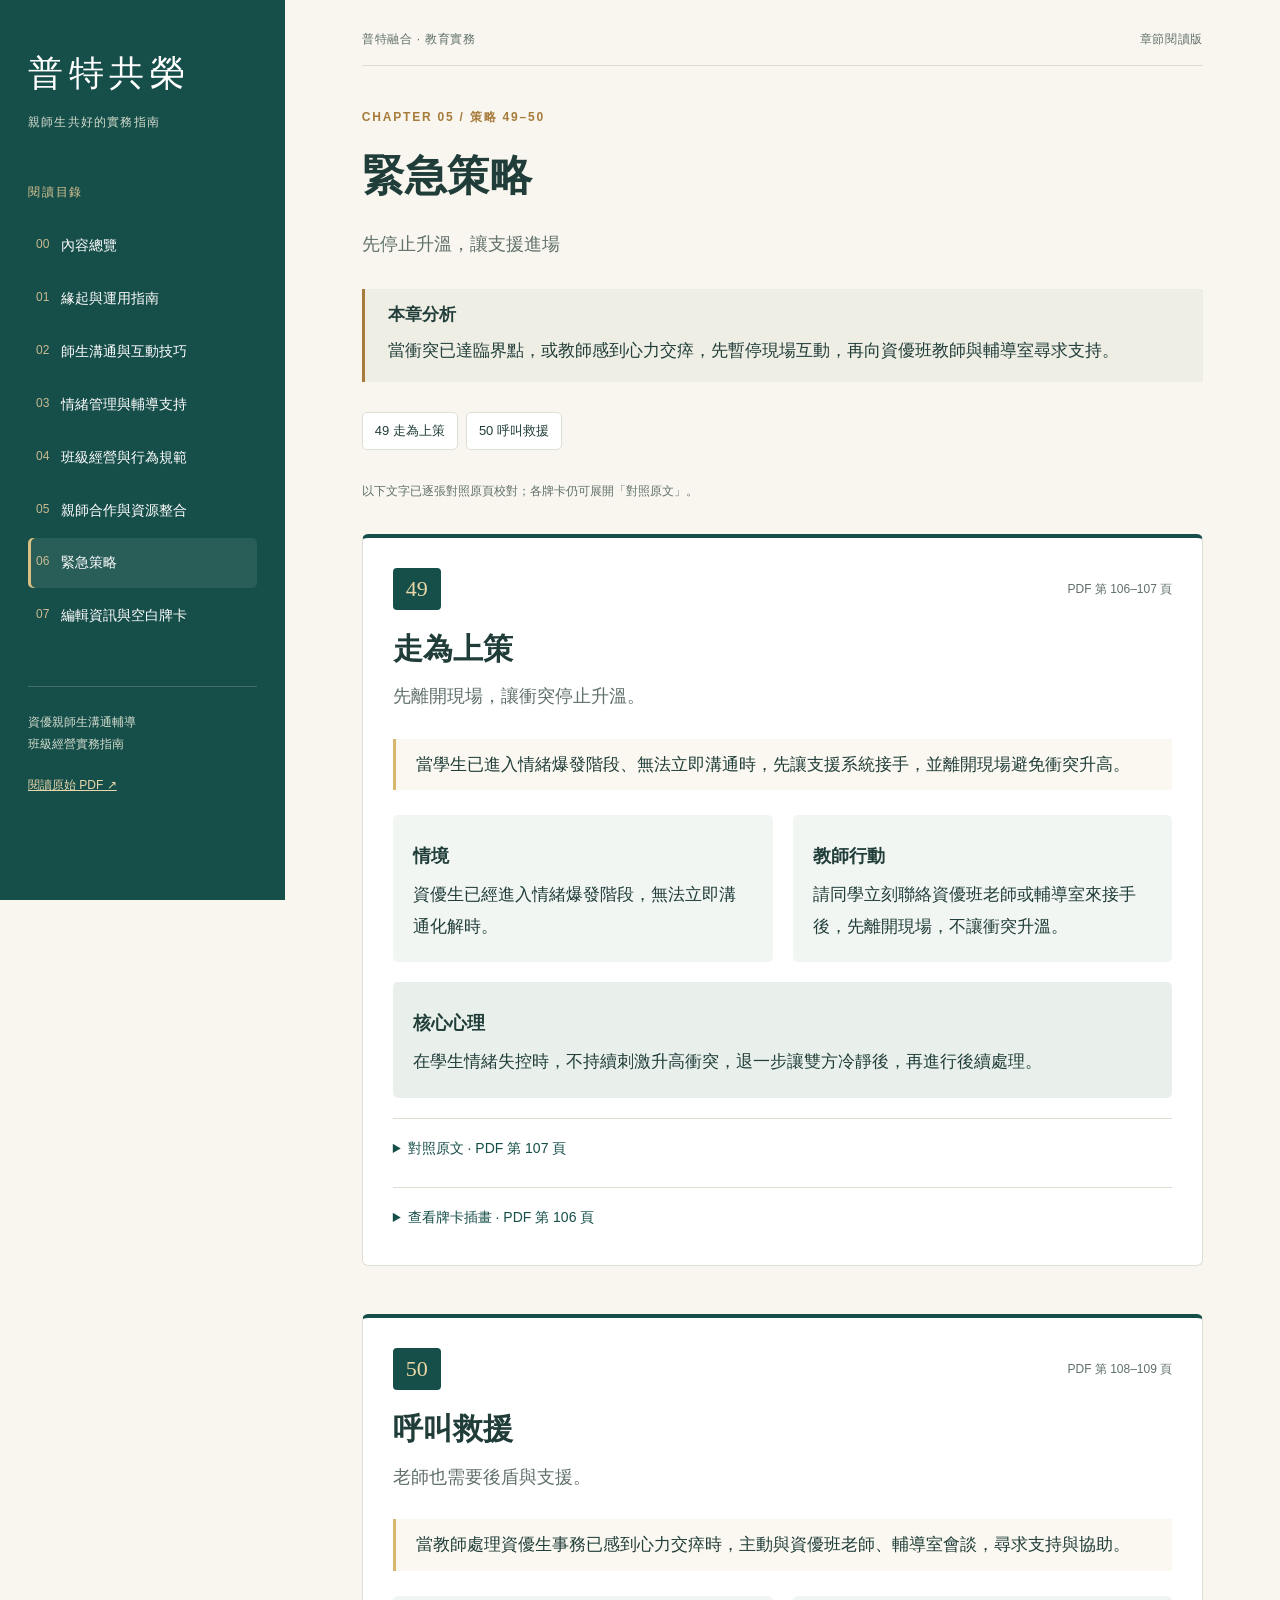
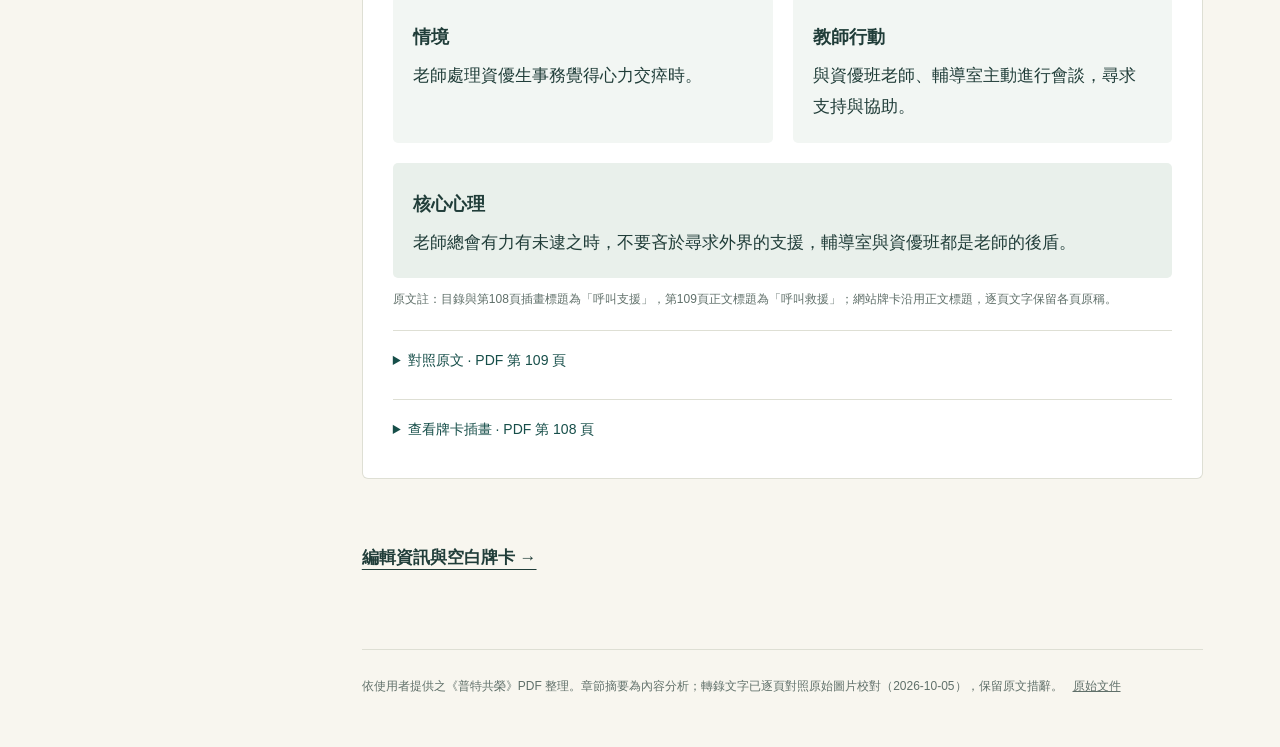
<file: chapter-5.html>
<!doctype html><html lang="zh-Hant"><head><meta charset="utf-8"><meta name="viewport" content="width=device-width,initial-scale=1"><title>緊急策略｜普特共榮</title><meta name="description" content="普特共榮：資優親師生溝通輔導班級經營實務指南，四大主題與50張策略牌卡的章節閱讀網站。"><link rel="icon" type="image/svg+xml" href="data:image/svg+xml,%3Csvg%20xmlns%3D%22http%3A//www.w3.org/2000/svg%22%20viewBox%3D%220%200%2064%2064%22%3E%3Crect%20width%3D%2264%22%20height%3D%2264%22%20rx%3D%2215%22%20fill%3D%22%23164e49%22/%3E%3Cpath%20d%3D%22M12%2018q10-5%2020%203q10-8%2020-3v29q-10-5-20%202q-10-7-20-2z%22%20fill%3D%22%23ecd7a7%22/%3E%3Cpath%20d%3D%22M32%2021v28%22%20stroke%3D%22%23164e49%22%20stroke-width%3D%223%22/%3E%3C/svg%3E"><link rel="stylesheet" href="style.css"></head><body><a class="skip" href="#main">跳至主要內容</a><header class="mobile"><a href="index.html">普特共榮</a><button type="button" aria-expanded="false" aria-controls="navigation">章節目錄</button></header><aside id="navigation"><a class="brand" href="index.html">普特共榮<span>親師生共好的實務指南</span></a><p class="nav-label">閱讀目錄</p><nav aria-label="章節"><a href="index.html" ><span>00</span>內容總覽</a><a href="guide.html" ><span>01</span>緣起與運用指南</a><a href="chapter-1.html" ><span>02</span>師生溝通與互動技巧</a><a href="chapter-2.html" ><span>03</span>情緒管理與輔導支持</a><a href="chapter-3.html" ><span>04</span>班級經營與行為規範</a><a href="chapter-4.html" ><span>05</span>親師合作與資源整合</a><a href="chapter-5.html" aria-current="page"><span>06</span>緊急策略</a><a href="appendix.html" ><span>07</span>編輯資訊與空白牌卡</a></nav><div class="aside-foot">資優親師生溝通輔導<br>班級經營實務指南<a href="source.pdf">閱讀原始 PDF ↗</a></div></aside><main id="main"><div class="topline"><span>普特融合 · 教育實務</span><span>章節閱讀版</span></div><p class="eyebrow">CHAPTER 05 / 策略 49–50</p><h1>緊急策略</h1><p class="lead">先停止升溫，讓支援進場</p><div class="chapter-analysis"><strong>本章分析</strong><p>當衝突已達臨界點，或教師感到心力交瘁，先暫停現場互動，再向資優班教師與輔導室尋求支持。</p></div><nav class="card-toc" aria-label="本章牌卡"><a href="#card-49">49 走為上策</a><a href="#card-50">50 呼叫救援</a></nav><p class="transcription-note">以下文字已逐張對照原頁校對；各牌卡仍可展開「對照原文」。</p><article class="strategy" id="card-49"><div class="card-header"><span class="badge">49</span><span class="micro">PDF 第 106–107 頁</span></div><h2>走為上策</h2><p class="tagline">先離開現場，讓衝突停止升溫。</p><p class="summary-text">當學生已進入情緒爆發階段、無法立即溝通時，先讓支援系統接手，並離開現場避免衝突升高。</p><div class="two"><section><h3>情境</h3><p>資優生已經進入情緒爆發階段，無法立即溝通化解時。</p></section><section class="action-text"><h3>教師行動</h3><p>請同學立刻聯絡資優班老師或輔導室來接手後，先離開現場，不讓衝突升溫。</p></section></div><section class="psychology"><h3>核心心理</h3><p>在學生情緒失控時，不持續刺激升高衝突，退一步讓雙方冷靜後，再進行後續處理。</p></section><details class="scan"><summary>對照原文 · PDF 第 107 頁</summary><a href="pages/page-107.jpg" target="_blank" rel="noopener"><img src="pages/page-107.jpg" alt="PDF 第 107 頁原始掃描頁，完整文字見本頁轉錄或原始文件" loading="lazy" width="1002" height="709"></a></details><details class="scan"><summary>查看牌卡插畫 · PDF 第 106 頁</summary><a href="pages/page-106.jpg" target="_blank" rel="noopener"><img src="pages/page-106.jpg" alt="PDF 第 106 頁原始掃描頁，完整文字見本頁轉錄或原始文件" loading="lazy" width="1002" height="709"></a></details></article><article class="strategy" id="card-50"><div class="card-header"><span class="badge">50</span><span class="micro">PDF 第 108–109 頁</span></div><h2>呼叫救援</h2><p class="tagline">老師也需要後盾與支援。</p><p class="summary-text">當教師處理資優生事務已感到心力交瘁時，主動與資優班老師、輔導室會談，尋求支持與協助。</p><div class="two"><section><h3>情境</h3><p>老師處理資優生事務覺得心力交瘁時。</p></section><section class="action-text"><h3>教師行動</h3><p>與資優班老師、輔導室主動進行會談，尋求支持與協助。</p></section></div><section class="psychology"><h3>核心心理</h3><p>老師總會有力有未逮之時，不要吝於尋求外界的支援，輔導室與資優班都是老師的後盾。</p></section><p class="transcription-note">原文註：目錄與第108頁插畫標題為「呼叫支援」，第109頁正文標題為「呼叫救援」；網站牌卡沿用正文標題，逐頁文字保留各頁原稱。</p><details class="scan"><summary>對照原文 · PDF 第 109 頁</summary><a href="pages/page-109.jpg" target="_blank" rel="noopener"><img src="pages/page-109.jpg" alt="PDF 第 109 頁原始掃描頁，完整文字見本頁轉錄或原始文件" loading="lazy" width="1002" height="709"></a></details><details class="scan"><summary>查看牌卡插畫 · PDF 第 108 頁</summary><a href="pages/page-108.jpg" target="_blank" rel="noopener"><img src="pages/page-108.jpg" alt="PDF 第 108 頁原始掃描頁，完整文字見本頁轉錄或原始文件" loading="lazy" width="1002" height="709"></a></details></article><a class="text-link" href="appendix.html">編輯資訊與空白牌卡 →</a><footer>依使用者提供之《普特共榮》PDF 整理。章節摘要為內容分析；轉錄文字已逐頁對照原始圖片校對（2026-10-05），保留原文措辭。<a href="source.pdf">原始文件</a></footer></main><script src="site.js"></script></body></html>
</file>
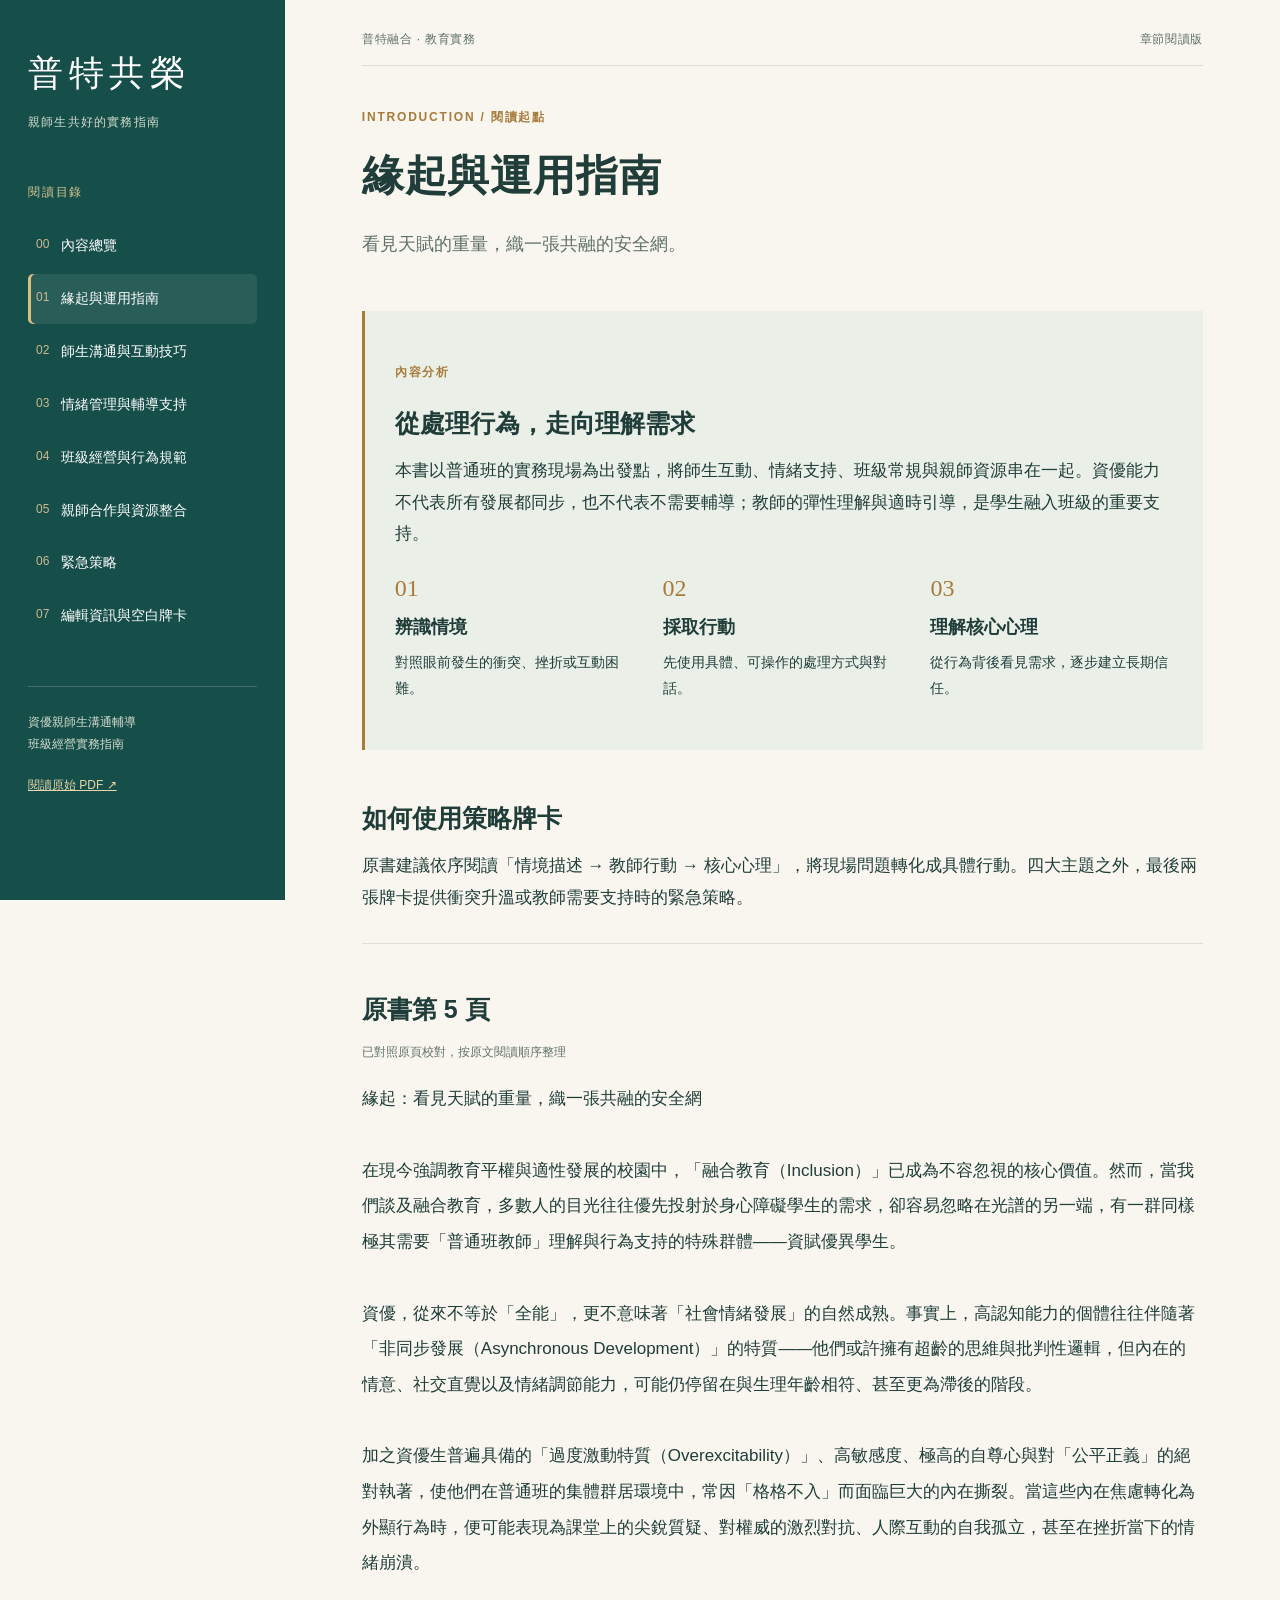
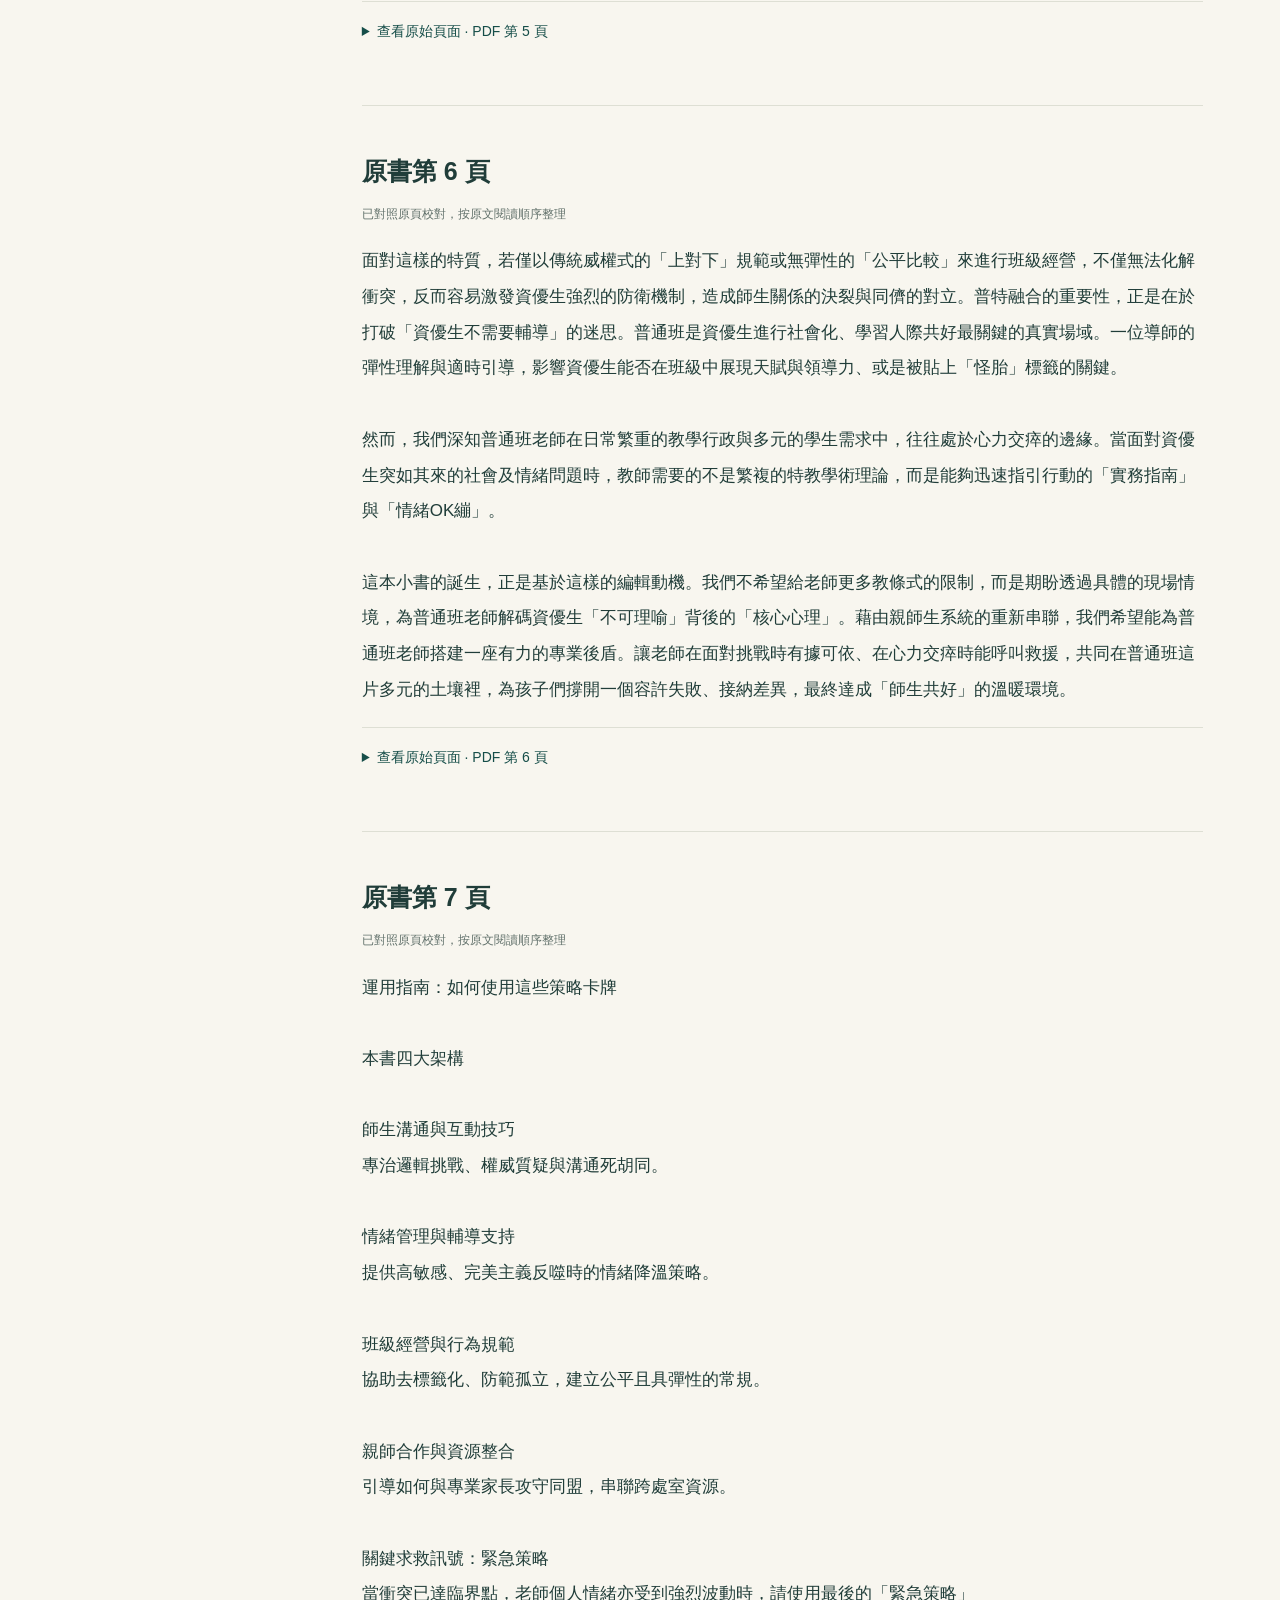
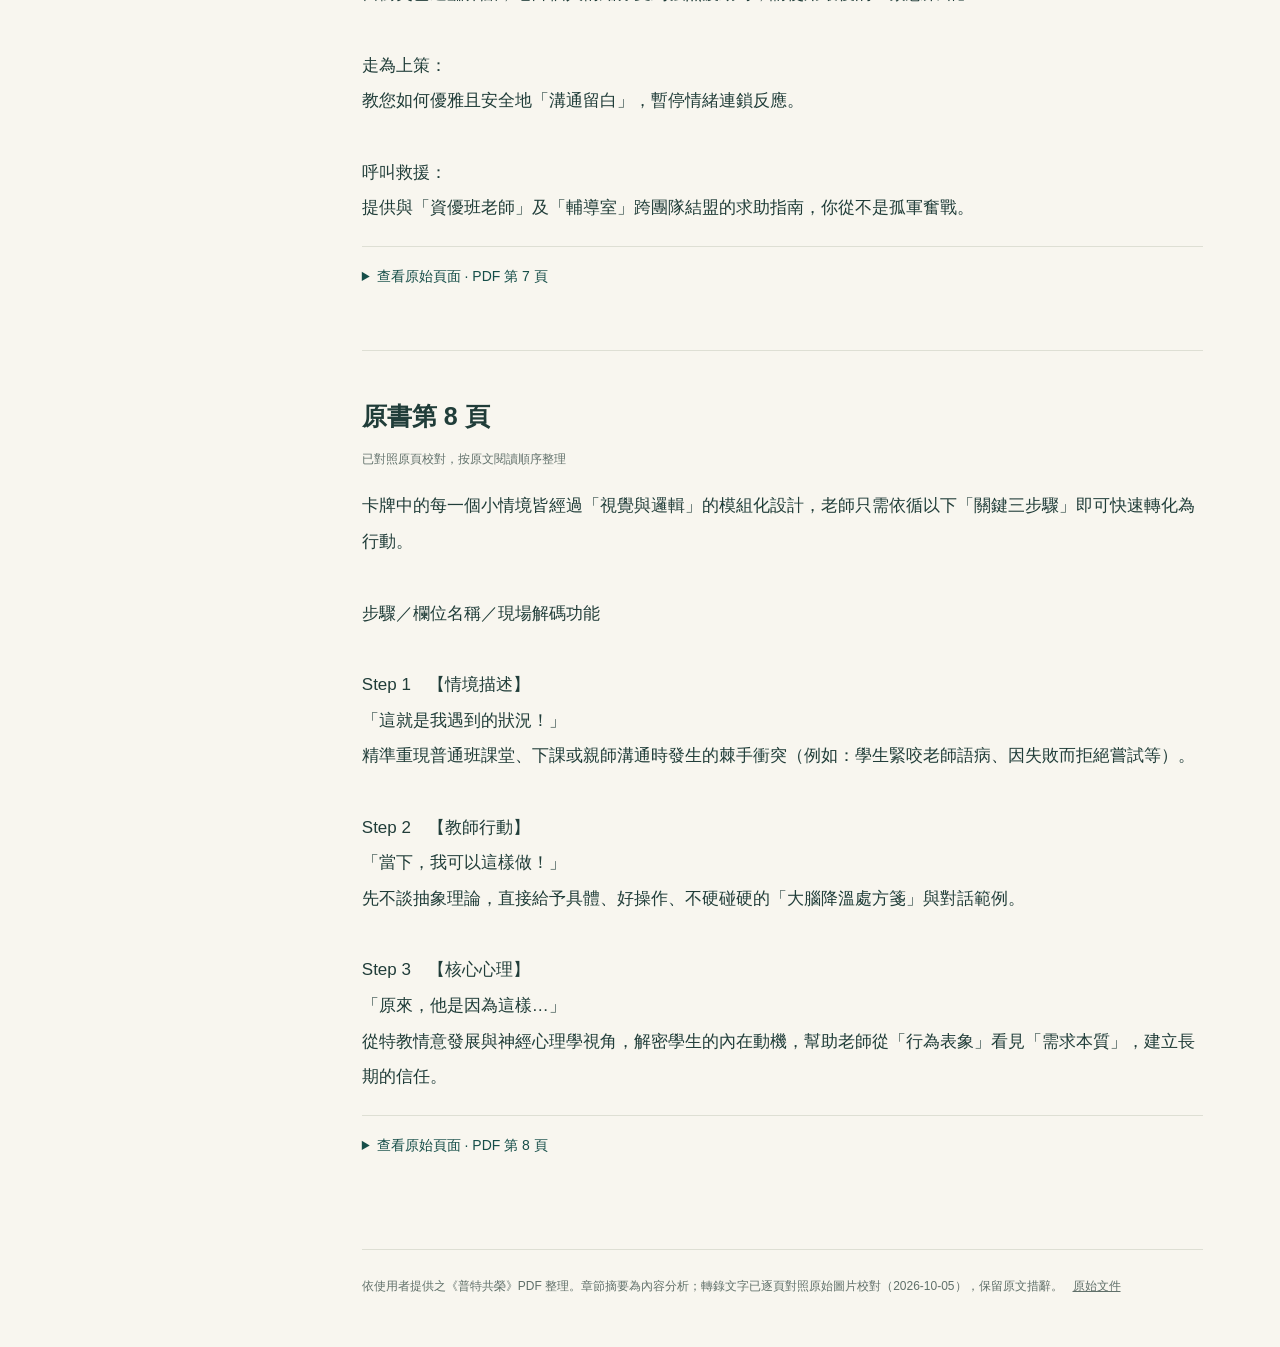
<file: guide.html>
<!doctype html><html lang="zh-Hant"><head><meta charset="utf-8"><meta name="viewport" content="width=device-width,initial-scale=1"><title>緣起與運用指南｜普特共榮</title><meta name="description" content="普特共榮：資優親師生溝通輔導班級經營實務指南，四大主題與50張策略牌卡的章節閱讀網站。"><link rel="icon" type="image/svg+xml" href="data:image/svg+xml,%3Csvg%20xmlns%3D%22http%3A//www.w3.org/2000/svg%22%20viewBox%3D%220%200%2064%2064%22%3E%3Crect%20width%3D%2264%22%20height%3D%2264%22%20rx%3D%2215%22%20fill%3D%22%23164e49%22/%3E%3Cpath%20d%3D%22M12%2018q10-5%2020%203q10-8%2020-3v29q-10-5-20%202q-10-7-20-2z%22%20fill%3D%22%23ecd7a7%22/%3E%3Cpath%20d%3D%22M32%2021v28%22%20stroke%3D%22%23164e49%22%20stroke-width%3D%223%22/%3E%3C/svg%3E"><link rel="stylesheet" href="style.css"></head><body><a class="skip" href="#main">跳至主要內容</a><header class="mobile"><a href="index.html">普特共榮</a><button type="button" aria-expanded="false" aria-controls="navigation">章節目錄</button></header><aside id="navigation"><a class="brand" href="index.html">普特共榮<span>親師生共好的實務指南</span></a><p class="nav-label">閱讀目錄</p><nav aria-label="章節"><a href="index.html" ><span>00</span>內容總覽</a><a href="guide.html" aria-current="page"><span>01</span>緣起與運用指南</a><a href="chapter-1.html" ><span>02</span>師生溝通與互動技巧</a><a href="chapter-2.html" ><span>03</span>情緒管理與輔導支持</a><a href="chapter-3.html" ><span>04</span>班級經營與行為規範</a><a href="chapter-4.html" ><span>05</span>親師合作與資源整合</a><a href="chapter-5.html" ><span>06</span>緊急策略</a><a href="appendix.html" ><span>07</span>編輯資訊與空白牌卡</a></nav><div class="aside-foot">資優親師生溝通輔導<br>班級經營實務指南<a href="source.pdf">閱讀原始 PDF ↗</a></div></aside><main id="main"><div class="topline"><span>普特融合 · 教育實務</span><span>章節閱讀版</span></div><p class="eyebrow">INTRODUCTION / 閱讀起點</p><h1>緣起與運用指南</h1><p class="lead">看見天賦的重量，織一張共融的安全網。</p><section class="analysis"><p class="eyebrow">內容分析</p><h2>從處理行為，走向理解需求</h2><p>本書以普通班的實務現場為出發點，將師生互動、情緒支持、班級常規與親師資源串在一起。資優能力不代表所有發展都同步，也不代表不需要輔導；教師的彈性理解與適時引導，是學生融入班級的重要支持。</p><div class="three"><div><span>01</span><h3>辨識情境</h3><p>對照眼前發生的衝突、挫折或互動困難。</p></div><div><span>02</span><h3>採取行動</h3><p>先使用具體、可操作的處理方式與對話。</p></div><div><span>03</span><h3>理解核心心理</h3><p>從行為背後看見需求，逐步建立長期信任。</p></div></div></section><h2>如何使用策略牌卡</h2><p>原書建議依序閱讀「情境描述 → 教師行動 → 核心心理」，將現場問題轉化成具體行動。四大主題之外，最後兩張牌卡提供衝突升溫或教師需要支持時的緊急策略。</p><section class="source-text"><h2>原書第 5 頁</h2><p class="transcription-note">已對照原頁校對，按原文閱讀順序整理</p><div class="ocr-text">緣起：看見天賦的重量，織一張共融的安全網

在現今強調教育平權與適性發展的校園中，「融合教育（Inclusion）」已成為不容忽視的核心價值。然而，當我們談及融合教育，多數人的目光往往優先投射於身心障礙學生的需求，卻容易忽略在光譜的另一端，有一群同樣極其需要「普通班教師」理解與行為支持的特殊群體——資賦優異學生。

資優，從來不等於「全能」，更不意味著「社會情緒發展」的自然成熟。事實上，高認知能力的個體往往伴隨著「非同步發展（Asynchronous Development）」的特質——他們或許擁有超齡的思維與批判性邏輯，但內在的情意、社交直覺以及情緒調節能力，可能仍停留在與生理年齡相符、甚至更為滯後的階段。

加之資優生普遍具備的「過度激動特質（Overexcitability）」、高敏感度、極高的自尊心與對「公平正義」的絕對執著，使他們在普通班的集體群居環境中，常因「格格不入」而面臨巨大的內在撕裂。當這些內在焦慮轉化為外顯行為時，便可能表現為課堂上的尖銳質疑、對權威的激烈對抗、人際互動的自我孤立，甚至在挫折當下的情緒崩潰。</div><details class="scan"><summary>查看原始頁面 · PDF 第 5 頁</summary><a href="pages/page-005.jpg" target="_blank" rel="noopener"><img src="pages/page-005.jpg" alt="PDF 第 5 頁原始掃描頁，完整文字見本頁轉錄或原始文件" loading="lazy" width="1002" height="709"></a></details></section><section class="source-text"><h2>原書第 6 頁</h2><p class="transcription-note">已對照原頁校對，按原文閱讀順序整理</p><div class="ocr-text">面對這樣的特質，若僅以傳統威權式的「上對下」規範或無彈性的「公平比較」來進行班級經營，不僅無法化解衝突，反而容易激發資優生強烈的防衛機制，造成師生關係的決裂與同儕的對立。普特融合的重要性，正是在於打破「資優生不需要輔導」的迷思。普通班是資優生進行社會化、學習人際共好最關鍵的真實場域。一位導師的彈性理解與適時引導，影響資優生能否在班級中展現天賦與領導力、或是被貼上「怪胎」標籤的關鍵。

然而，我們深知普通班老師在日常繁重的教學行政與多元的學生需求中，往往處於心力交瘁的邊緣。當面對資優生突如其來的社會及情緒問題時，教師需要的不是繁複的特教學術理論，而是能夠迅速指引行動的「實務指南」與「情緒OK繃」。

這本小書的誕生，正是基於這樣的編輯動機。我們不希望給老師更多教條式的限制，而是期盼透過具體的現場情境，為普通班老師解碼資優生「不可理喻」背後的「核心心理」。藉由親師生系統的重新串聯，我們希望能為普通班老師搭建一座有力的專業後盾。讓老師在面對挑戰時有據可依、在心力交瘁時能呼叫救援，共同在普通班這片多元的土壤裡，為孩子們撐開一個容許失敗、接納差異，最終達成「師生共好」的溫暖環境。</div><details class="scan"><summary>查看原始頁面 · PDF 第 6 頁</summary><a href="pages/page-006.jpg" target="_blank" rel="noopener"><img src="pages/page-006.jpg" alt="PDF 第 6 頁原始掃描頁，完整文字見本頁轉錄或原始文件" loading="lazy" width="1002" height="709"></a></details></section><section class="source-text"><h2>原書第 7 頁</h2><p class="transcription-note">已對照原頁校對，按原文閱讀順序整理</p><div class="ocr-text">運用指南：如何使用這些策略卡牌

本書四大架構

師生溝通與互動技巧
專治邏輯挑戰、權威質疑與溝通死胡同。

情緒管理與輔導支持
提供高敏感、完美主義反噬時的情緒降溫策略。

班級經營與行為規範
協助去標籤化、防範孤立，建立公平且具彈性的常規。

親師合作與資源整合
引導如何與專業家長攻守同盟，串聯跨處室資源。

關鍵求救訊號：緊急策略
當衝突已達臨界點，老師個人情緒亦受到強烈波動時，請使用最後的「緊急策略」

走為上策：
教您如何優雅且安全地「溝通留白」，暫停情緒連鎖反應。

呼叫救援：
提供與「資優班老師」及「輔導室」跨團隊結盟的求助指南，你從不是孤軍奮戰。</div><details class="scan"><summary>查看原始頁面 · PDF 第 7 頁</summary><a href="pages/page-007.jpg" target="_blank" rel="noopener"><img src="pages/page-007.jpg" alt="PDF 第 7 頁原始掃描頁，完整文字見本頁轉錄或原始文件" loading="lazy" width="1002" height="709"></a></details></section><section class="source-text"><h2>原書第 8 頁</h2><p class="transcription-note">已對照原頁校對，按原文閱讀順序整理</p><div class="ocr-text">卡牌中的每一個小情境皆經過「視覺與邏輯」的模組化設計，老師只需依循以下「關鍵三步驟」即可快速轉化為行動。

步驟／欄位名稱／現場解碼功能

Step 1　【情境描述】
「這就是我遇到的狀況！」
精準重現普通班課堂、下課或親師溝通時發生的棘手衝突（例如：學生緊咬老師語病、因失敗而拒絕嘗試等）。

Step 2　【教師行動】
「當下，我可以這樣做！」
先不談抽象理論，直接給予具體、好操作、不硬碰硬的「大腦降溫處方箋」與對話範例。

Step 3　【核心心理】
「原來，他是因為這樣…」
從特教情意發展與神經心理學視角，解密學生的內在動機，幫助老師從「行為表象」看見「需求本質」，建立長期的信任。</div><details class="scan"><summary>查看原始頁面 · PDF 第 8 頁</summary><a href="pages/page-008.jpg" target="_blank" rel="noopener"><img src="pages/page-008.jpg" alt="PDF 第 8 頁原始掃描頁，完整文字見本頁轉錄或原始文件" loading="lazy" width="1002" height="709"></a></details></section><footer>依使用者提供之《普特共榮》PDF 整理。章節摘要為內容分析；轉錄文字已逐頁對照原始圖片校對（2026-10-05），保留原文措辭。<a href="source.pdf">原始文件</a></footer></main><script src="site.js"></script></body></html>
</file>
<file: style.css>
:root{--ink:#203d39;--teal:#164e49;--gold:#a77b3b;--paper:#f8f6ef;--line:#dedfd4;--muted:#60706a}*{box-sizing:border-box}html{scroll-behavior:smooth;scroll-padding-top:30px}body{margin:0;background:var(--paper);color:var(--ink);font:17px/1.85 "Microsoft JhengHei","PingFang TC",sans-serif}a{color:inherit}a:focus-visible,button:focus-visible,summary:focus-visible{outline:3px solid #ae7829;outline-offset:5px}.skip{position:fixed;top:-100px;background:white;z-index:9;padding:15px}.skip:focus{top:0}aside{position:fixed;inset:0 auto 0 0;width:285px;padding:42px 28px;background:#164e49;color:#fff;overflow-y:auto}.brand{font-family:serif;font-size:35px;letter-spacing:.16em;text-decoration:none}.brand span{display:block;font-family:sans-serif;font-size:12px;letter-spacing:.1em;color:#d4ddce;margin-top:4px}.nav-label{margin-top:48px;font-size:12px;letter-spacing:.15em;color:#d8c593}nav a{display:flex;gap:12px;text-decoration:none;padding:12px 8px;border-radius:5px;font-size:14px;margin:3px 0}nav a span{font-size:12px;color:#c9bb91}nav a:hover,nav a[aria-current]{background:#ffffff15}nav a[aria-current]{box-shadow:inset 3px 0 #d9bf82}.aside-foot{margin-top:45px;border-top:1px solid #ffffff30;padding-top:24px;color:#d4ddce;font-size:12px}.aside-foot a{display:block;margin-top:18px;color:#e8d7ae}main{margin-left:285px;max-width:1450px;padding:28px 6% 50px}.topline{display:flex;justify-content:space-between;font-size:12px;color:var(--muted);border-bottom:1px solid var(--line);padding-bottom:15px;margin-bottom:40px;letter-spacing:.06em}.eyebrow{font-size:12px;letter-spacing:.15em;color:var(--gold);font-weight:bold;margin-top:20px}h1,h2,h3{line-height:1.45}h1{font:600 clamp(30px,3.3vw,48px)/1.4 "Microsoft JhengHei",serif;letter-spacing:.02em;margin:15px 0 22px}h2{font-size:25px;margin:22px 0 14px}h3{font-size:18px;margin:8px 0}p{margin:10px 0 18px}.lead{color:var(--muted);max-width:700px;font-size:18px}.overview{display:grid;grid-template-columns:1fr 42%;gap:30px;align-items:center}.overview img{width:100%;height:auto;border-radius:8px;box-shadow:0 12px 35px #263f3420}.stats{display:flex;gap:40px;margin:30px 0 40px;padding:22px 0;border-top:1px solid var(--line);border-bottom:1px solid var(--line);font-size:14px;color:var(--muted)}.stats strong{font-family:Georgia,serif;font-size:32px;color:var(--teal);margin-right:7px}.chapter-link{display:flex;align-items:center;gap:26px;padding:22px 0;border-bottom:1px solid var(--line);text-decoration:none}.chapter-link:hover h3{text-decoration:underline}.chapter-link>div{flex:1}.chapter-link p{font-size:14px;color:var(--muted);margin:4px 0}.chapter-number{font:32px Georgia,serif;color:var(--gold)}.micro{font-size:12px;color:var(--muted)}.analysis{margin:50px 0;padding:30px;background:#eaf0e8;border-left:3px solid var(--gold)}.three{display:grid;grid-template-columns:repeat(3,1fr);gap:25px;margin-top:25px}.three span{color:var(--gold);font:24px Georgia,serif}.three p{font-size:14px}.chapter-analysis{border-left:3px solid var(--gold);padding:10px 23px;background:#efeee5;margin:28px 0}.chapter-analysis p{margin:5px 0}.card-toc{display:flex;flex-wrap:wrap;gap:8px;margin:30px 0}.card-toc a{background:white;border:1px solid var(--line);font-size:13px;padding:6px 12px;margin:0}.card-toc a:hover{background:#e9efdf}.transcription-note{font-size:12px;color:var(--muted)}.strategy{margin:32px 0 48px;background:white;border:1px solid var(--line);border-top:4px solid var(--teal);padding:30px;border-radius:6px;scroll-margin-top:25px}.card-header{display:flex;justify-content:space-between;align-items:center}.badge{background:var(--teal);color:#ead7a7;font:22px Georgia,serif;padding:8px 13px;border-radius:4px}.strategy h2{font-size:30px;margin:17px 0 5px}.tagline{color:var(--muted);font-size:18px}.summary-text{border-left:3px solid #d8b66e;padding:10px 20px;margin:25px 0;background:#faf8f0}.two{display:grid;grid-template-columns:1fr 1fr;gap:20px}.two section{padding:20px;background:#f2f6f3;border-radius:5px}.two p,.psychology p{margin-bottom:0}.psychology{padding:20px;background:#e9f0eb;margin-top:20px;border-radius:5px}.scan{border-top:1px solid var(--line);margin-top:20px;padding-top:12px;font-size:14px}.scan summary{cursor:pointer;color:var(--teal);padding:5px 0}.scan img{display:block;width:100%;height:auto;margin-top:15px}.text-link{display:inline-block;margin:15px 0;font-weight:600;text-underline-offset:6px}.source-text{padding:25px 0;border-top:1px solid var(--line);margin-top:30px}.ocr-text{white-space:pre-wrap;line-height:2.1}footer{border-top:1px solid var(--line);padding-top:25px;margin-top:60px;color:var(--muted);font-size:12px}footer a{margin-left:10px}.mobile{display:none}@media(max-width:1050px){aside{width:245px;padding:30px 20px}main{margin-left:245px;padding:25px 5%}.overview{grid-template-columns:1fr}.overview img{max-width:450px}.three{gap:15px}}@media(max-width:760px){.mobile{display:flex;position:sticky;top:0;z-index:5;justify-content:space-between;align-items:center;padding:14px 20px;background:var(--teal);color:white}.mobile a{text-decoration:none;font-size:22px;letter-spacing:.12em}.mobile button{background:transparent;color:white;border:1px solid #ffffff60;padding:8px 12px;border-radius:4px;font-size:14px}aside{display:none;position:fixed;top:65px;width:100%;z-index:4;padding:24px;height:calc(100dvh - 65px)}aside.open{display:block}.brand,.nav-label,.aside-foot{display:none}main{margin:0;padding:20px}.topline{margin-bottom:25px}.overview{gap:12px}.stats{gap:20px;flex-wrap:wrap}.stats strong{font-size:25px}.three,.two{grid-template-columns:1fr}.strategy{padding:22px 18px}.analysis{padding:22px}.chapter-link{gap:18px}body{font-size:16px}h1{font-size:32px}}@media(prefers-reduced-motion:reduce){html{scroll-behavior:auto}}@media print{aside,.mobile,.topline,.card-toc,.scan{display:none}main{margin:0;padding:0;max-width:none}.strategy{break-inside:avoid}body{background:white}}
</file>
